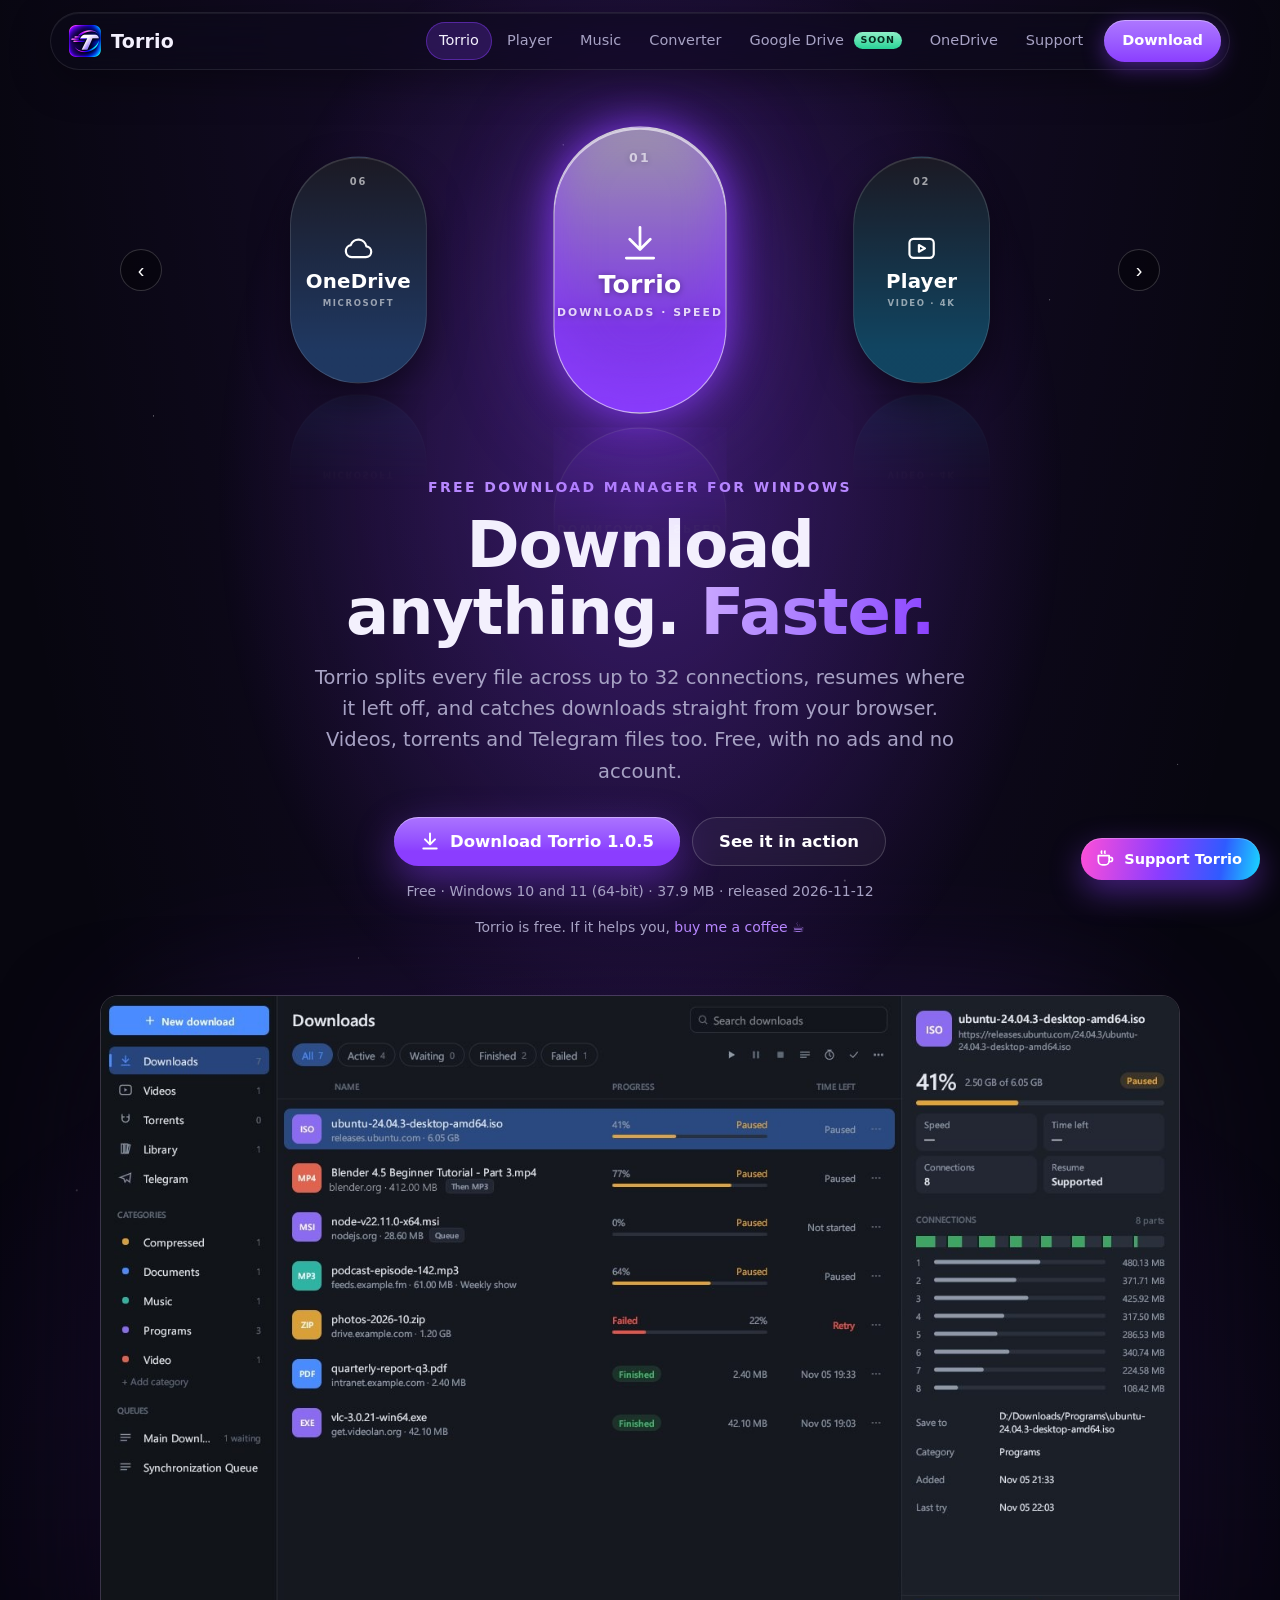
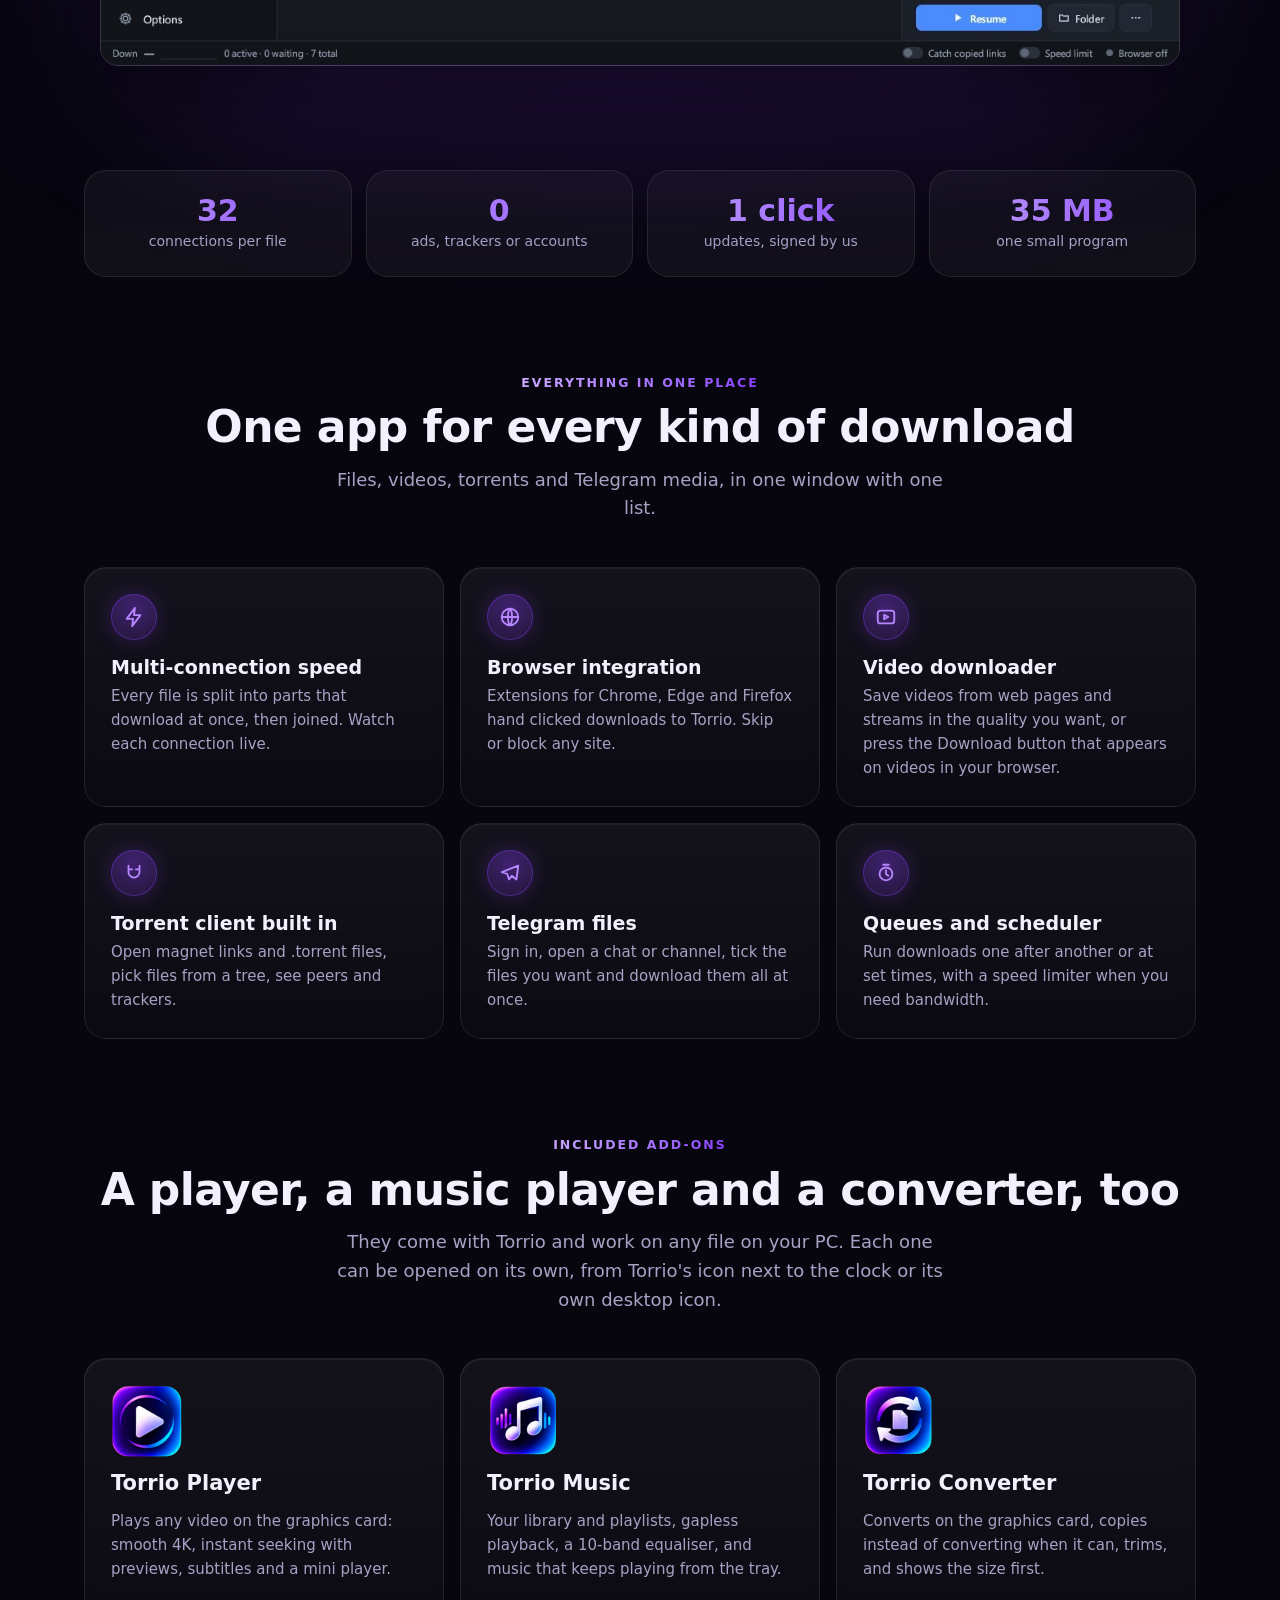
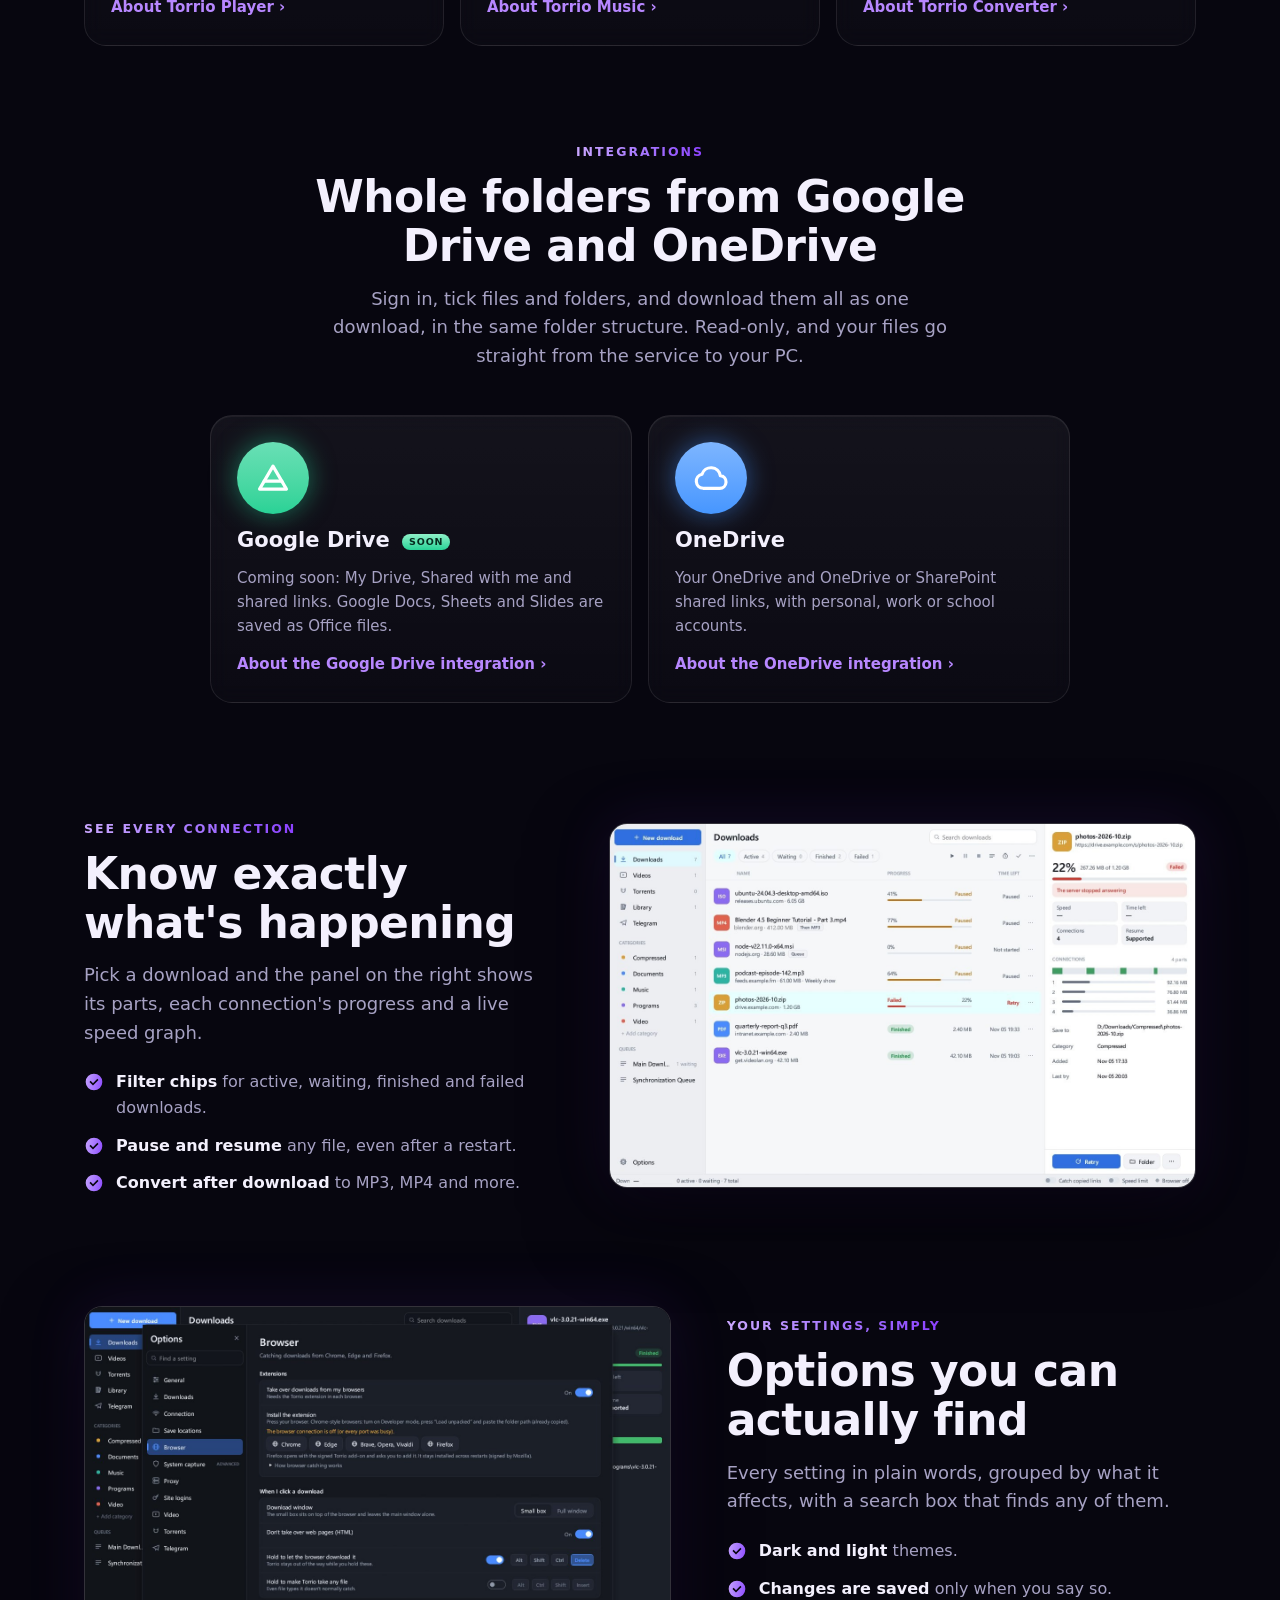
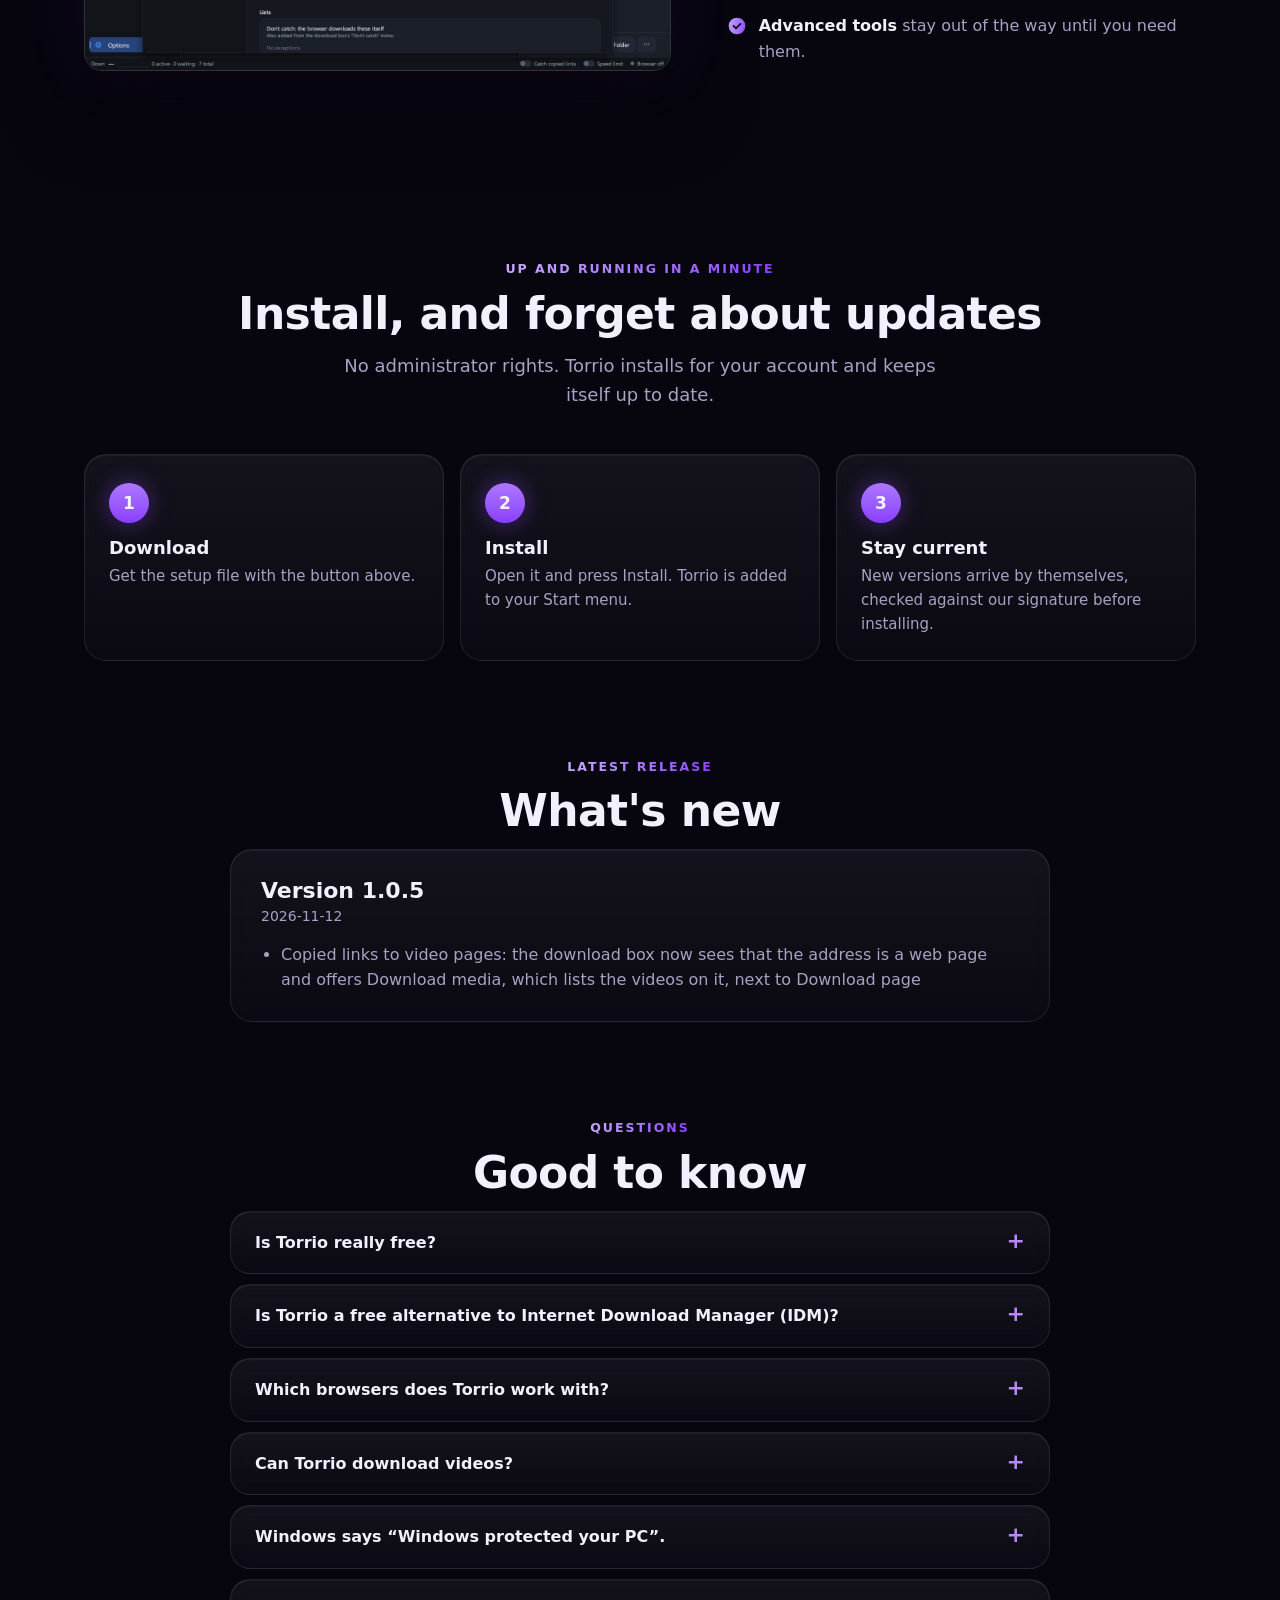
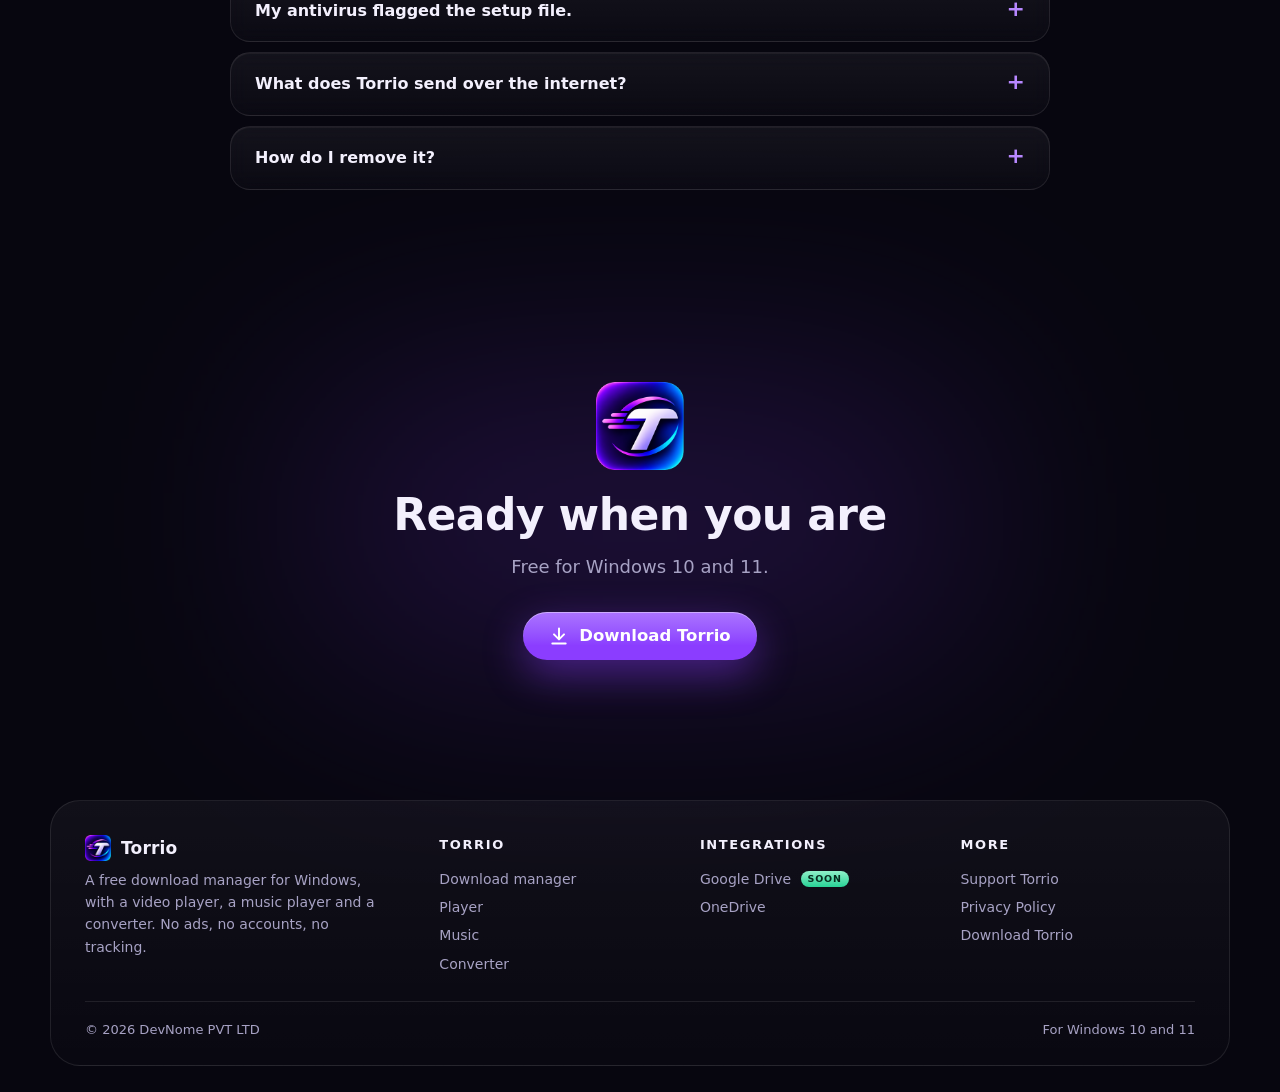
<file: index.html>
<!DOCTYPE html>
<html lang="en">
<head>
<meta charset="utf-8">
<meta name="viewport" content="width=device-width, initial-scale=1">
<title>Torrio: Free Download Manager for Windows 10 &amp; 11</title>
<meta name="description" content="Torrio is a free download manager for Windows 10 and 11. Faster downloads over up to 32 connections, pause and resume, browser integration for Chrome, Edge and Firefox, a video downloader, torrents and Telegram files. No ads, no account.">
<meta name="robots" content="index, follow, max-image-preview:large">
<link rel="canonical" href="https://torrio.devnome.com/">
<meta name="application-name" content="Torrio">
<meta name="author" content="DevNome PVT LTD">
<meta property="og:type" content="website">
<meta property="og:site_name" content="Torrio">
<meta property="og:url" content="https://torrio.devnome.com/">
<meta property="og:title" content="Torrio: Free Download Manager for Windows">
<meta property="og:description" content="Faster downloads over many connections, browser catching, a video downloader, torrents and Telegram files. Free, no ads, no account.">
<meta property="og:image" content="https://torrio.devnome.com/assets/og-image.jpg">
<meta property="og:image:width" content="1200">
<meta property="og:image:height" content="630">
<meta property="og:image:alt" content="Torrio download manager: download anything, faster">
<meta property="og:locale" content="en_US">
<meta name="twitter:card" content="summary_large_image">
<meta name="twitter:title" content="Torrio: Free Download Manager for Windows">
<meta name="twitter:description" content="Faster downloads over many connections, browser catching, a video downloader, torrents and Telegram files. Free, no ads.">
<meta name="twitter:image" content="https://torrio.devnome.com/assets/og-image.jpg">
<meta name="theme-color" content="#0b0820">
<link rel="icon" type="image/png" sizes="32x32" href="assets/favicon-32.png">
<link rel="apple-touch-icon" href="assets/apple-touch-icon.png">
<link rel="preload" as="image" href="assets/screen-downloads.jpg" fetchpriority="high">
<script type="application/ld+json">
{
  "@context": "https://schema.org",
  "@graph": [
    {
      "@type": "SoftwareApplication",
      "@id": "https://torrio.devnome.com/#app",
      "name": "Torrio",
      "alternateName": "Torrio Download Manager",
      "description": "Free download manager for Windows with multi-connection downloads, pause and resume, browser integration, a video downloader, torrents and Telegram files.",
      "url": "https://torrio.devnome.com/",
      "downloadUrl": "https://github.com/XDevNome/torrio-site/releases/latest",
      "applicationCategory": "UtilitiesApplication",
      "applicationSubCategory": "Download manager",
      "operatingSystem": "Windows 10, Windows 11",
      "image": "https://torrio.devnome.com/assets/logo-256.png",
      "screenshot": [
        "https://torrio.devnome.com/assets/screen-downloads.jpg",
        "https://torrio.devnome.com/assets/screen-light.jpg",
        "https://torrio.devnome.com/assets/screen-options.jpg"
      ],
      "featureList": [
        "Up to 32 connections per file",
        "Pause and resume, even after a restart",
        "Catches downloads from Chrome, Edge and Firefox",
        "Video downloader for web pages and streams",
        "Built-in torrent client with magnet links",
        "Telegram file downloads",
        "Queues, scheduler and speed limiter",
        "Convert downloads to MP3, MP4 and more",
        "Signed automatic updates",
        "Torrio Player: video player that plays on the graphics card",
        "Torrio Music: music player with playlists and an equaliser",
        "Torrio Converter: video and audio converter using the graphics card"
      ],
      "isAccessibleForFree": true,
      "offers": { "@type": "Offer", "price": "0", "priceCurrency": "USD" },
      "publisher": { "@id": "https://torrio.devnome.com/#org" }
    },
    {
      "@type": "Organization",
      "@id": "https://torrio.devnome.com/#org",
      "name": "DevNome PVT LTD",
      "legalName": "DevNome PVT LTD",
      "url": "https://torrio.devnome.com/",
      "logo": "https://torrio.devnome.com/assets/logo-256.png"
    },
    {
      "@type": "WebSite",
      "@id": "https://torrio.devnome.com/#site",
      "name": "Torrio",
      "url": "https://torrio.devnome.com/",
      "publisher": { "@id": "https://torrio.devnome.com/#org" }
    },
    {
      "@type": "FAQPage",
      "mainEntity": [
        { "@type": "Question", "name": "Is Torrio really free?", "acceptedAnswer": { "@type": "Answer", "text": "Yes. No ads, no paid tier and no account." } },
        { "@type": "Question", "name": "Is Torrio a free alternative to Internet Download Manager (IDM)?", "acceptedAnswer": { "@type": "Answer", "text": "Torrio does the same core job as IDM: it splits files across many connections, resumes interrupted downloads, catches downloads from your browser and saves videos from web pages. It is free, and also downloads torrents and Telegram files." } },
        { "@type": "Question", "name": "Which browsers does Torrio work with?", "acceptedAnswer": { "@type": "Answer", "text": "Google Chrome, Microsoft Edge, Firefox and other Chromium-based browsers. Torrio installs its browser extension for you from Options › Browser." } },
        { "@type": "Question", "name": "Can Torrio download videos?", "acceptedAnswer": { "@type": "Answer", "text": "Yes. Its video grabber saves videos from web pages in the quality you choose, including streamed (HLS) videos, and a Download button appears on videos in your browser. Videos protected with DRM cannot be saved." } },
        { "@type": "Question", "name": "Windows says “Windows protected your PC”.", "acceptedAnswer": { "@type": "Answer", "text": "New programs from small publishers can show this SmartScreen message. Click More info, then Run anyway." } },
        { "@type": "Question", "name": "My antivirus flagged the setup file.", "acceptedAnswer": { "@type": "Answer", "text": "Some antivirus programs are suspicious of any new installer that sets up file types and browser integration. Torrio contains no malware. If yours objects, allow the file or report it as a false positive to your antivirus vendor." } },
        { "@type": "Question", "name": "What does Torrio send over the internet?", "acceptedAnswer": { "@type": "Answer", "text": "Only what you download, plus a check on this website for new versions (you can turn that off in Options). No usage data." } },
        { "@type": "Question", "name": "How do I remove it?", "acceptedAnswer": { "@type": "Answer", "text": "Windows Settings › Apps, like any other program. Files you downloaded are never touched." } }
      ]
    }
  ]
}
</script>
<link rel="stylesheet" href="assets/site.css">
</head>
<body data-page="home">
<svg width="0" height="0" style="position:absolute" aria-hidden="true">
  <defs><linearGradient id="sweep" x1="0" y1="0" x2="1" y2="1"><stop offset="0" stop-color="#ff4fd8"/><stop offset=".45" stop-color="#8b3dff"/><stop offset="1" stop-color="#19d9ff"/></linearGradient></defs>
</svg>

<header>
  <div class="wrap">
    <a class="brand" href=""><img src="assets/logo-64.png" alt="" width="32" height="32">Torrio</a>
    <nav aria-label="Main">
      <a href="" aria-current="page">Torrio</a>
      <a href="player/">Player</a>
      <a href="music/">Music</a>
      <a href="converter/">Converter</a>
      <a href="google-drive/">Google Drive <span class="soon">Soon</span></a>
      <a href="onedrive/">OneDrive</a>
      <a href="support/">Support</a>
      <a class="nav-cta dl-link" href="https://github.com/XDevNome/torrio-site/releases/latest">Download</a>
    </nav>
  </div>
</header>

<main id="top">
  <div class="hero">
    <div class="wrap">
      <div class="cards" data-active="torrio" data-mode="swap"></div>
      <h1><span class="h1-kicker">Free download manager for Windows</span>Download anything. <span class="grad">Faster.</span></h1>
      <p class="lead">Torrio splits every file across up to 32 connections, resumes where it left off, and catches downloads straight from your browser. Videos, torrents and Telegram files too. Free, with no ads and no account.</p>
      <div class="cta" id="download">
        <a class="btn btn-main dl-link" id="dl" href="https://github.com/XDevNome/torrio-site/releases/latest">
          <svg viewBox="0 0 24 24" fill="none" stroke="currentColor" stroke-width="2.4" stroke-linecap="round" stroke-linejoin="round"><path d="M12 3v12M6 10l6 6 6-6M4 21h16"/></svg>
          <span id="dl-text">Download for Windows</span>
        </a>
        <a class="btn btn-ghost" href="#tour">See it in action</a>
      </div>
      <div class="meta" id="dl-meta">Free · Windows 10 and 11 (64-bit) · no administrator rights needed</div>
      <div class="meta">Torrio is free. If it helps you, <a href="support/" data-support>buy me a coffee ☕</a></div>
      <div class="shot"><img src="assets/screen-downloads.jpg" alt="Torrio download manager main window: downloads with progress bars and a detail panel showing eight connections" width="1320" height="820" fetchpriority="high" decoding="async"></div>
    </div>
  </div>

  <div id="panel">
  <div class="strip">
    <div class="wrap">
      <div><b class="grad">32</b><span>connections per file</span></div>
      <div><b class="grad">0</b><span>ads, trackers or accounts</span></div>
      <div><b class="grad">1 click</b><span>updates, signed by us</span></div>
      <div><b class="grad">35 MB</b><span>one small program</span></div>
    </div>
  </div>

  <section id="features">
    <div class="wrap">
      <div class="center">
        <div class="kicker grad">Everything in one place</div>
        <h2>One app for every kind of download</h2>
        <p class="sub">Files, videos, torrents and Telegram media, in one window with one list.</p>
      </div>
      <div class="features">
        <div class="card"><div class="ico"><svg viewBox="0 0 24 24" fill="none" stroke-width="2" stroke-linecap="round" stroke-linejoin="round"><path d="M13 2L4 14h7l-1 8 9-12h-7z"/></svg></div><h3>Multi-connection speed</h3><p>Every file is split into parts that download at once, then joined. Watch each connection live.</p></div>
        <div class="card"><div class="ico"><svg viewBox="0 0 24 24" fill="none" stroke-width="2" stroke-linecap="round" stroke-linejoin="round"><circle cx="12" cy="12" r="9"/><path d="M3 12h18M12 3c3 3 3 15 0 18M12 3c-3 3-3 15 0 18"/></svg></div><h3>Browser integration</h3><p>Extensions for Chrome, Edge and Firefox hand clicked downloads to Torrio. Skip or block any site.</p></div>
        <div class="card"><div class="ico"><svg viewBox="0 0 24 24" fill="none" stroke-width="2" stroke-linecap="round" stroke-linejoin="round"><rect x="3" y="5" width="18" height="14" rx="3"/><path d="M10 9.5v5l4.5-2.5z"/></svg></div><h3>Video downloader</h3><p>Save videos from web pages and streams in the quality you want, or press the Download button that appears on videos in your browser.</p></div>
        <div class="card"><div class="ico"><svg viewBox="0 0 24 24" fill="none" stroke-width="2" stroke-linecap="round" stroke-linejoin="round"><path d="M6 4v7a6 6 0 0012 0V4M6 8h4M14 8h4"/></svg></div><h3>Torrent client built in</h3><p>Open magnet links and .torrent files, pick files from a tree, see peers and trackers.</p></div>
        <div class="card"><div class="ico"><svg viewBox="0 0 24 24" fill="none" stroke-width="2" stroke-linecap="round" stroke-linejoin="round"><path d="M21 4L3 11l6 2 2 6 3-4 5 4z"/></svg></div><h3>Telegram files</h3><p>Sign in, open a chat or channel, tick the files you want and download them all at once.</p></div>
        <div class="card"><div class="ico"><svg viewBox="0 0 24 24" fill="none" stroke-width="2" stroke-linecap="round" stroke-linejoin="round"><circle cx="12" cy="13" r="7"/><path d="M12 9v4l2.5 2M9 3h6"/></svg></div><h3>Queues and scheduler</h3><p>Run downloads one after another or at set times, with a speed limiter when you need bandwidth.</p></div>
      </div>
    </div>
  </section>

  <section id="addons" style="padding-top:0">
    <div class="wrap">
      <div class="center">
        <div class="kicker grad">Included add-ons</div>
        <h2>A player, a music player and a converter, too</h2>
        <p class="sub">They come with Torrio and work on any file on your PC. Each one can be opened on its own, from Torrio's icon next to the clock or its own desktop icon.</p>
      </div>
      <div class="addons">
        <a class="addon" href="player/"><img src="assets/player-96.png" alt="" width="72" height="72" loading="lazy"><h3>Torrio Player</h3><p>Plays any video on the graphics card: smooth 4K, instant seeking with previews, subtitles and a mini player.</p><span class="more">About Torrio Player ›</span></a>
        <a class="addon" href="music/"><img src="assets/music-96.png" alt="" width="72" height="72" loading="lazy"><h3>Torrio Music</h3><p>Your library and playlists, gapless playback, a 10-band equaliser, and music that keeps playing from the tray.</p><span class="more">About Torrio Music ›</span></a>
        <a class="addon" href="converter/"><img src="assets/converter-96.png" alt="" width="72" height="72" loading="lazy"><h3>Torrio Converter</h3><p>Converts on the graphics card, copies instead of converting when it can, trims, and shows the size first.</p><span class="more">About Torrio Converter ›</span></a>
      </div>
    </div>
  </section>
  <section id="cloud" style="padding-top:0">
    <div class="wrap">
      <div class="center">
        <div class="kicker grad">Integrations</div>
        <h2>Whole folders from Google Drive and OneDrive</h2>
        <p class="sub">Sign in, tick files and folders, and download them all as one download, in the same folder structure. Read-only, and your files go straight from the service to your PC.</p>
      </div>
      <div class="addons two">
        <a class="addon" href="google-drive/"><div class="int-ico" style="--c: rgb(40 210 150)" aria-hidden="true"><svg viewBox="0 0 24 24"><path d="M12 4.5l8.5 14.5h-17z"/><path d="M6.4 14h11.2"/></svg></div><h3>Google Drive <span class="soon">Soon</span></h3><p>Coming soon: My Drive, Shared with me and shared links. Google Docs, Sheets and Slides are saved as Office files.</p><span class="more">About the Google Drive integration ›</span></a>
        <a class="addon" href="onedrive/"><div class="int-ico" style="--c: rgb(70 150 255)" aria-hidden="true"><svg viewBox="0 0 24 24"><path d="M7 18.5h10.5a4 4 0 00.4-7.98A6 6 0 006.3 9.6 4.5 4.5 0 007 18.5z"/></svg></div><h3>OneDrive</h3><p>Your OneDrive and OneDrive or SharePoint shared links, with personal, work or school accounts.</p><span class="more">About the OneDrive integration ›</span></a>
      </div>
    </div>
  </section>
  <section id="tour" style="padding-top:20px">
    <div class="wrap" style="display:grid;gap:110px">
      <div class="split">
        <div class="text">
          <div class="kicker grad">See every connection</div>
          <h2>Know exactly what's happening</h2>
          <p class="sub" style="margin-bottom:0">Pick a download and the panel on the right shows its parts, each connection's progress and a live speed graph.</p>
          <ul class="ticks">
            <li><span><b>Filter chips</b> for active, waiting, finished and failed downloads.</span></li>
            <li><span><b>Pause and resume</b> any file, even after a restart.</span></li>
            <li><span><b>Convert after download</b> to MP3, MP4 and more.</span></li>
          </ul>
        </div>
        <img src="assets/screen-light.jpg" decoding="async" alt="Torrio in its light theme with a failed download selected and its connections listed" width="1320" height="820" loading="lazy">
      </div>
      <div class="split rev">
        <div class="text">
          <div class="kicker grad">Your settings, simply</div>
          <h2>Options you can actually find</h2>
          <p class="sub" style="margin-bottom:0">Every setting in plain words, grouped by what it affects, with a search box that finds any of them.</p>
          <ul class="ticks">
            <li><span><b>Dark and light</b> themes.</span></li>
            <li><span><b>Changes are saved</b> only when you say so.</span></li>
            <li><span><b>Advanced tools</b> stay out of the way until you need them.</span></li>
          </ul>
        </div>
        <img src="assets/screen-options.jpg" decoding="async" alt="Torrio's Options window showing the Browser section" width="1320" height="820" loading="lazy">
      </div>
    </div>
  </section>

  <section id="install">
    <div class="wrap">
      <div class="center">
        <div class="kicker grad">Up and running in a minute</div>
        <h2>Install, and forget about updates</h2>
        <p class="sub">No administrator rights. Torrio installs for your account and keeps itself up to date.</p>
      </div>
      <div class="steps">
        <div class="step"><h3>Download</h3><p>Get the setup file with the button above.</p></div>
        <div class="step"><h3>Install</h3><p>Open it and press Install. Torrio is added to your Start menu.</p></div>
        <div class="step"><h3>Stay current</h3><p>New versions arrive by themselves, checked against our signature before installing.</p></div>
      </div>
    </div>
  </section>

  <section id="changes" style="padding-top:0">
    <div class="wrap">
      <div class="center">
        <div class="kicker grad">Latest release</div>
        <h2>What's new</h2>
      </div>
      <div class="release">
        <h3 id="ch-ver">Torrio</h3>
        <div class="date" id="ch-date"></div>
        <ul id="ch-list"><li>The download button above always gives you the newest version.</li></ul>
      </div>
    </div>
  </section>

  <section id="faq" style="padding-top:0">
    <div class="wrap">
      <div class="center">
        <div class="kicker grad">Questions</div>
        <h2>Good to know</h2>
      </div>
      <div class="faq">
        <details><summary>Is Torrio really free?</summary><p>Yes. No ads, no paid tier and no account.</p></details>
        <details><summary>Is Torrio a free alternative to Internet Download Manager (IDM)?</summary><p>Torrio does the same core job as IDM: it splits files across many connections, resumes interrupted downloads, catches downloads from your browser and saves videos from web pages. It is free, and also downloads torrents and Telegram files.</p></details>
        <details><summary>Which browsers does Torrio work with?</summary><p>Google Chrome, Microsoft Edge, Firefox and other Chromium-based browsers. Torrio installs its browser extension for you from <b>Options › Browser</b>.</p></details>
        <details><summary>Can Torrio download videos?</summary><p>Yes. Its video grabber saves videos from web pages in the quality you choose, including streamed (HLS) videos, and a Download button appears on videos in your browser. Videos protected with DRM cannot be saved.</p></details>
        <details><summary>Windows says “Windows protected your PC”.</summary><p>New programs from small publishers can show this SmartScreen message. Click <b>More info</b>, then <b>Run anyway</b>.</p></details>
        <details><summary>My antivirus flagged the setup file.</summary><p>Some antivirus programs are suspicious of any new installer that sets up file types and browser integration. Torrio contains no malware. If yours objects, allow the file or report it as a false positive to your antivirus vendor.</p></details>
        <details><summary>What does Torrio send over the internet?</summary><p>Only what you download, plus a check on this website for new versions (you can turn that off in Options). No usage data.</p></details>
        <details><summary>How do I remove it?</summary><p>Windows <b>Settings › Apps</b>, like any other program. Files you downloaded are never touched.</p></details>
      </div>
    </div>
  </section>

  <div class="final">
    <div class="wrap">
      <img src="assets/logo-256.png" alt="" width="88" height="88" loading="lazy">
      <h2>Ready when you are</h2>
      <p class="sub" style="margin:0 auto 30px">Free for Windows 10 and 11.</p>
      <a class="btn btn-main dl-link" href="https://github.com/XDevNome/torrio-site/releases/latest">
        <svg viewBox="0 0 24 24" fill="none" stroke="currentColor" stroke-width="2.4" stroke-linecap="round" stroke-linejoin="round"><path d="M12 3v12M6 10l6 6 6-6M4 21h16"/></svg>
        Download Torrio
      </a>
    </div>
  </div>
  </div>
</main>

<footer>
  <div class="wrap">
    <div class="about"><a class="brand" href=""><img src="assets/logo-64.png" alt="" width="26" height="26">Torrio</a><p>A free download manager for Windows, with a video player, a music player and a converter. No ads, no accounts, no tracking.</p></div>
    <div class="col"><h4>Torrio</h4><a href="">Download manager</a><a href="player/">Player</a><a href="music/">Music</a><a href="converter/">Converter</a></div>
    <div class="col"><h4>Integrations</h4><a href="google-drive/">Google Drive <span class="soon">Soon</span></a><a href="onedrive/">OneDrive</a></div>
    <div class="col"><h4>More</h4><a href="support/" data-support>Support Torrio</a><a href="privacy/">Privacy Policy</a><a class="dl-link" href="https://github.com/XDevNome/torrio-site/releases/latest">Download Torrio</a></div>
    <div class="legal"><span>© <span id="year">2026</span> DevNome PVT LTD</span><span>For Windows 10 and 11</span></div>
  </div>
</footer>

<script>
document.getElementById("year").textContent = new Date().getFullYear();
// Fill the download buttons and "What's new" from the same signed latest.json the app reads.
fetch("latest.json", { cache: "no-store" })
  .then(r => r.ok ? r.json() : Promise.reject(r.status))
  .then(m => {
    if (!m || !m.url || !m.version) return;
    document.querySelectorAll(".dl-link").forEach(a => a.href = m.url);
    document.getElementById("dl-text").textContent = "Download Torrio " + m.version;
    const mb = m.size ? " · " + (m.size / 1048576).toFixed(1) + " MB" : "";
    document.getElementById("dl-meta").textContent = "Free · Windows 10 and 11 (64-bit)" + mb + (m.date ? " · released " + m.date : "");
    document.getElementById("ch-ver").textContent = "Version " + m.version;
    document.getElementById("ch-date").textContent = m.date || "";
    const lines = (m.notes || "").split("\n").map(s => s.replace(/^[\s\-*•]+/, "").trim()).filter(Boolean);
    if (lines.length) {
      const list = document.getElementById("ch-list");
      list.textContent = "";
      for (const l of lines) { const li = document.createElement("li"); li.textContent = l; list.appendChild(li); }
    }
  })
  .catch(() => {});
</script>
<script src="assets/cards.js" defer></script>
<script src="assets/support.js" defer></script>
</body>
</html>
</file>
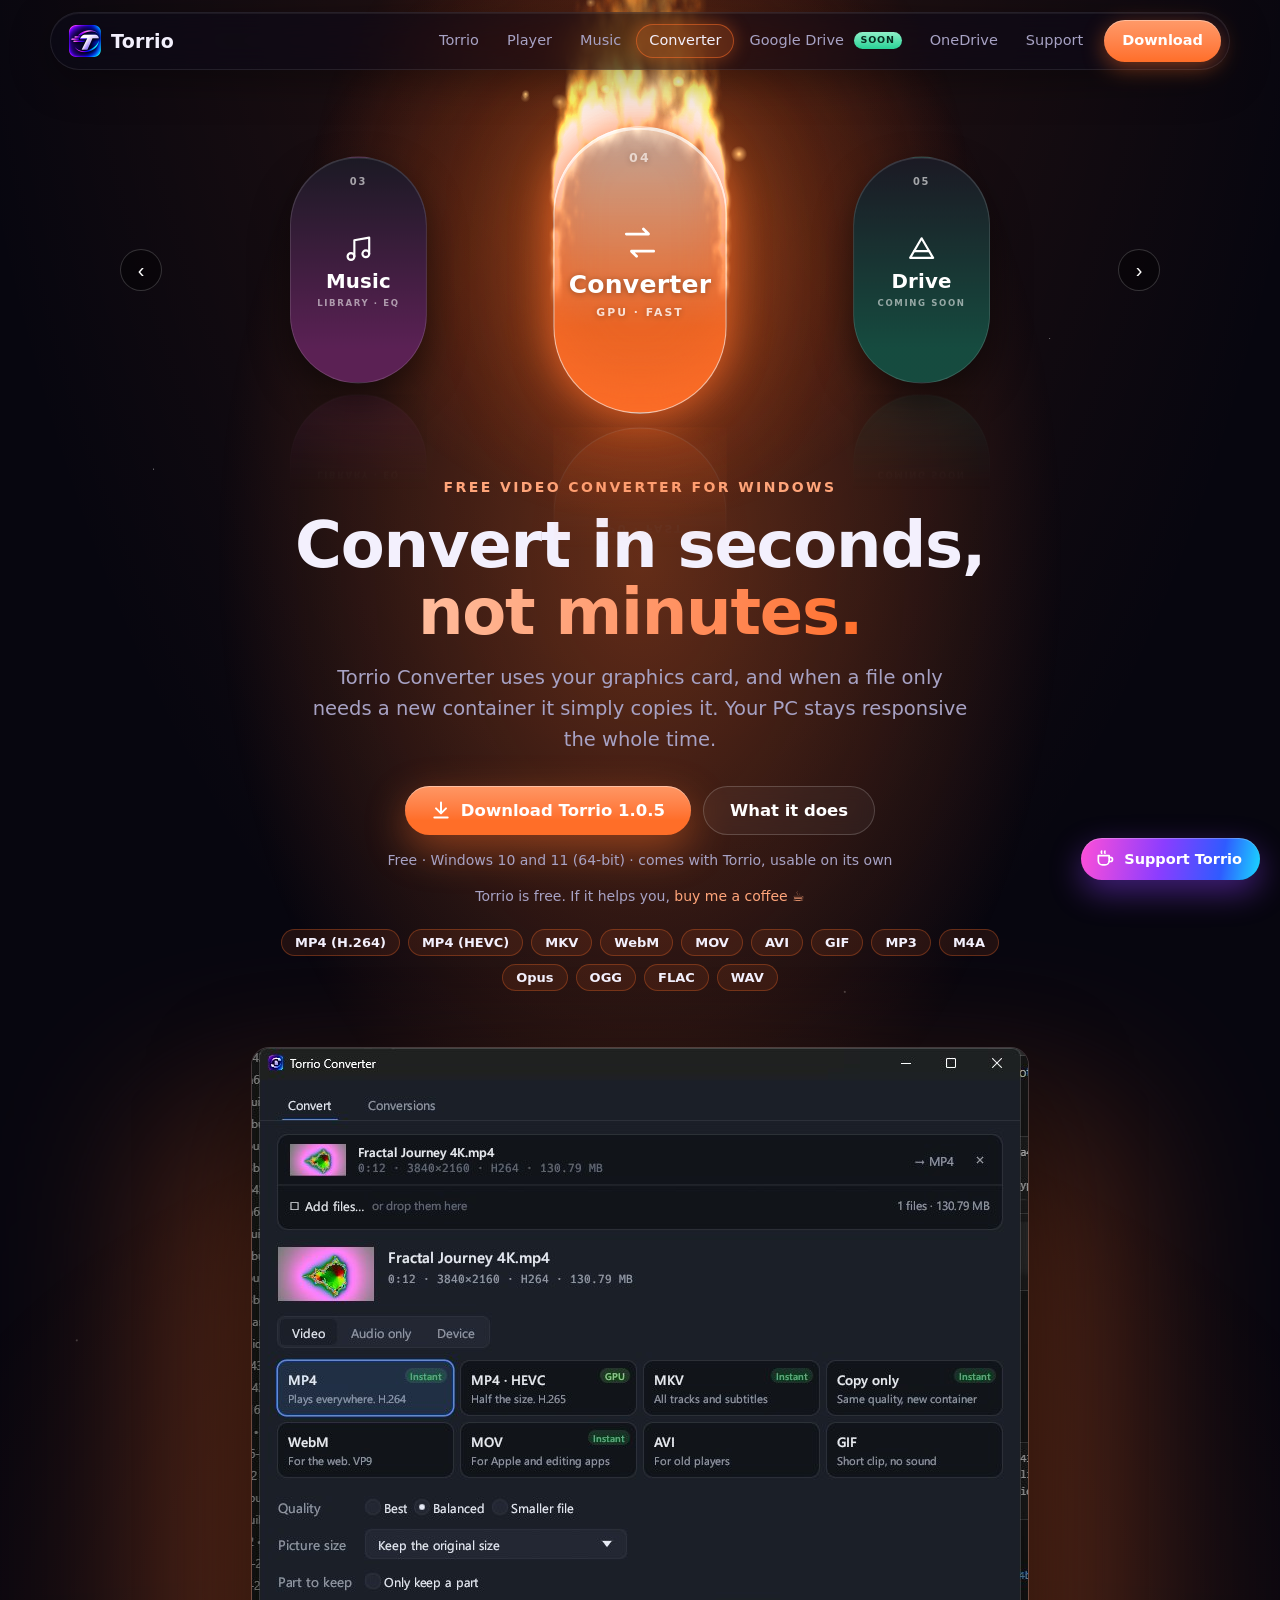
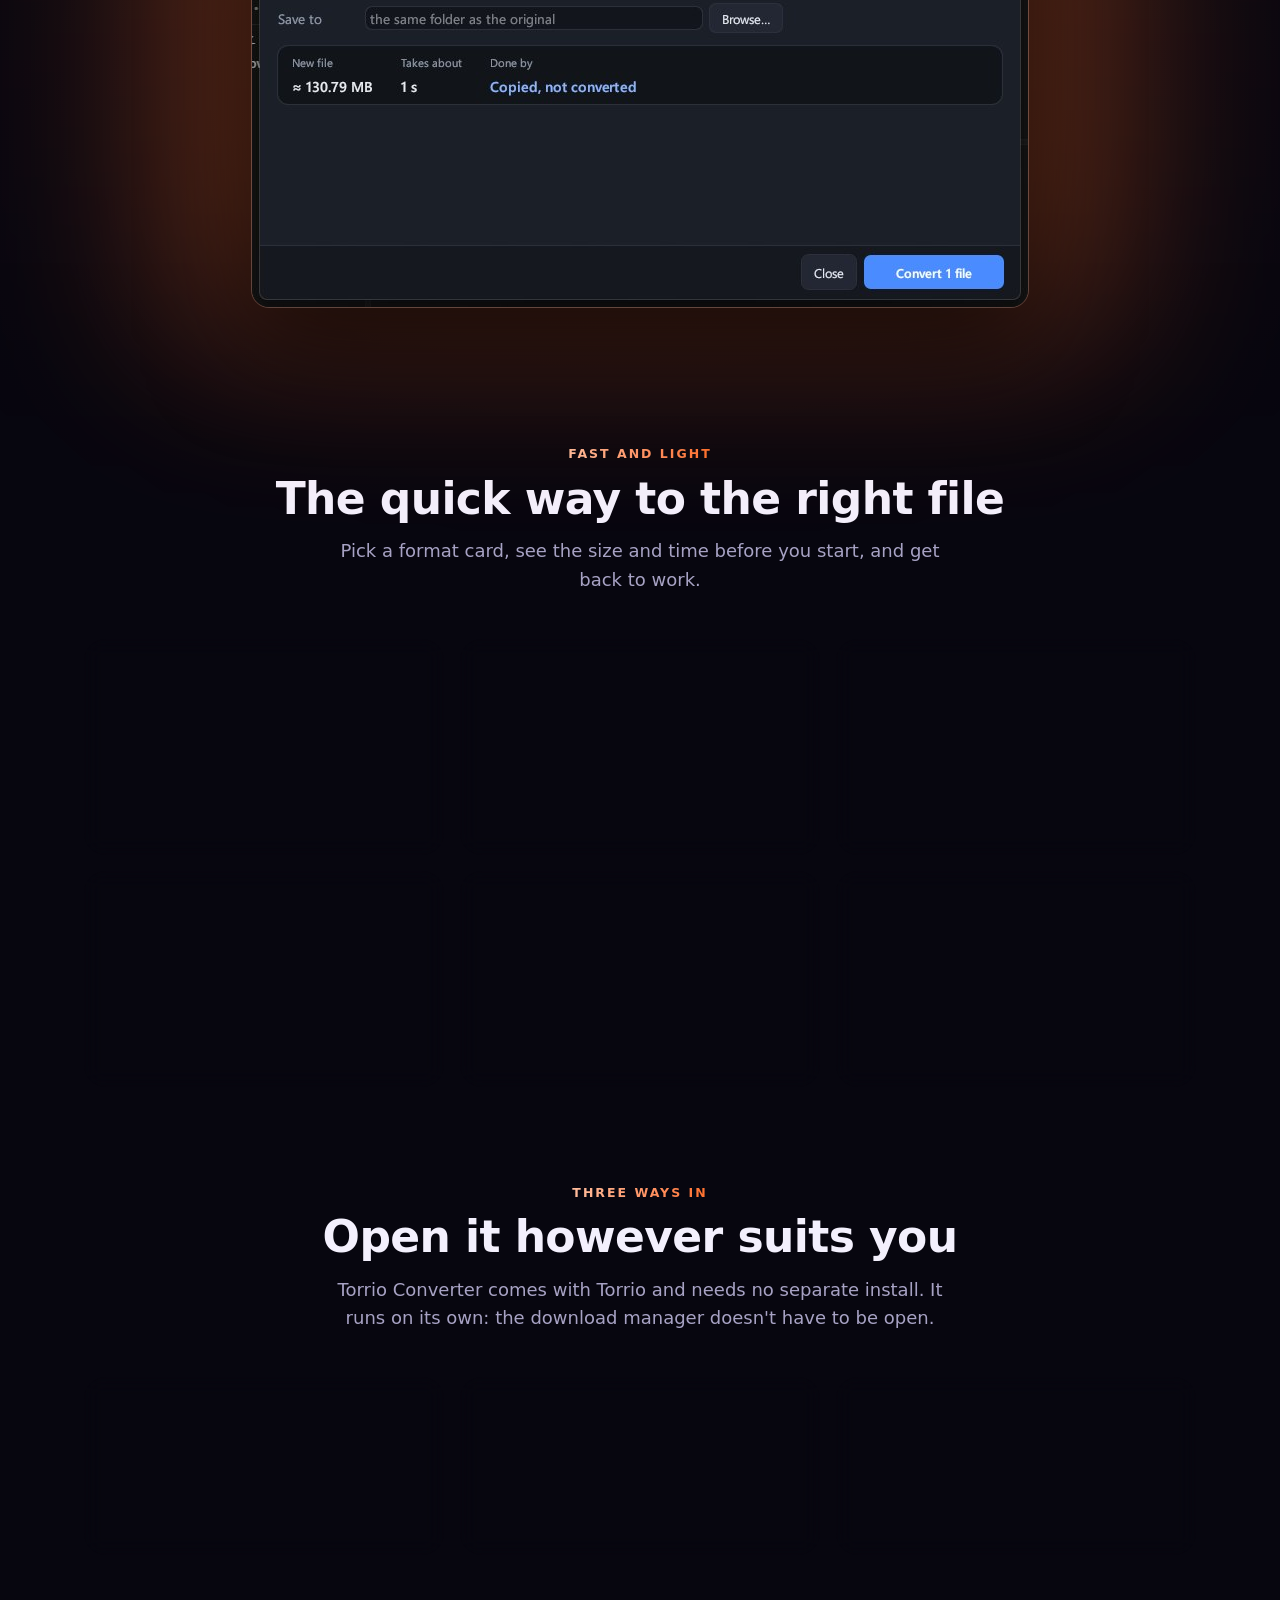
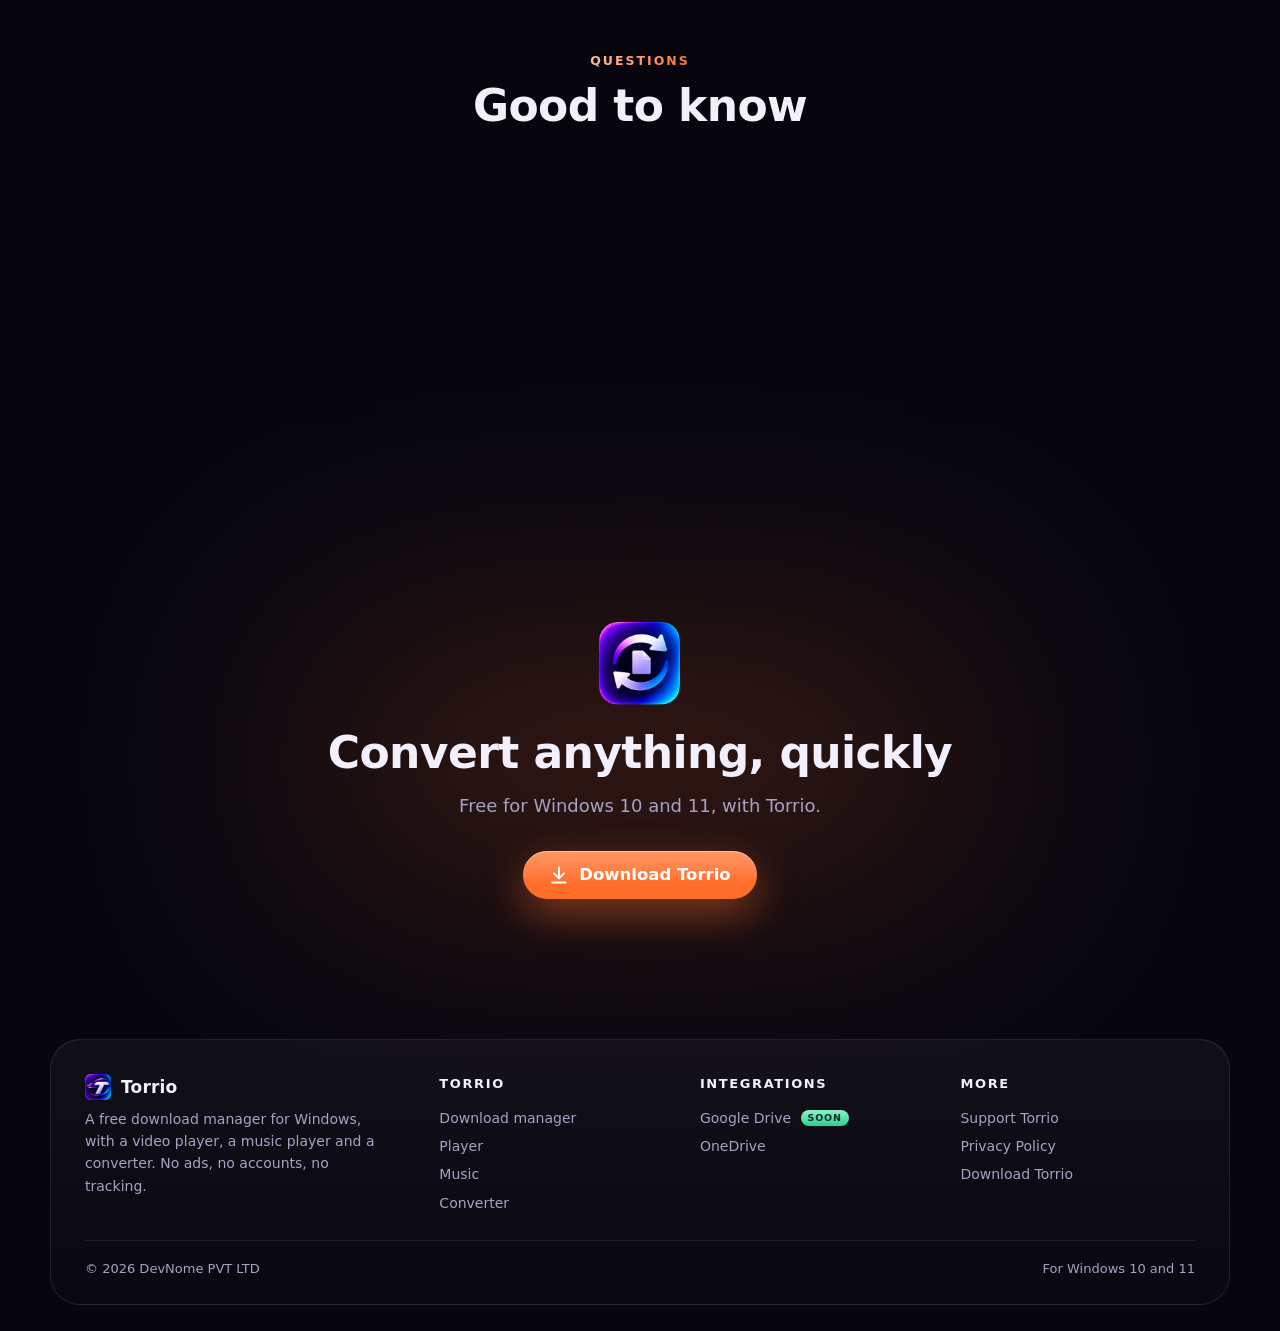
<file: converter/index.html>
<!DOCTYPE html>
<html lang="en">
<head>
<meta charset="utf-8">
<meta name="viewport" content="width=device-width, initial-scale=1">
<title>Torrio Converter: Fast Free Video Converter for Windows (GPU, MP4, HEVC, MP3)</title>
<meta name="description" content="Torrio Converter is a free, fast video and audio converter for Windows. It uses your graphics card (NVIDIA NVENC, Intel Quick Sync, AMD AMF), copies instead of converting when nothing needs to change, trims, and has presets for phones, TV and WhatsApp.">
<meta name="robots" content="index, follow, max-image-preview:large">
<link rel="canonical" href="https://torrio.devnome.com/converter/">
<meta name="application-name" content="Torrio">
<meta name="author" content="DevNome PVT LTD">
<meta property="og:type" content="website">
<meta property="og:site_name" content="Torrio">
<meta property="og:url" content="https://torrio.devnome.com/converter/">
<meta property="og:title" content="Torrio Converter: fast free video converter for Windows">
<meta property="og:description" content="Converts on the graphics card, copies instead of converting when it can (seconds, not minutes), trims, and estimates the size first. Free.">
<meta property="og:image" content="https://torrio.devnome.com/assets/screen-converter.jpg">
<meta property="og:image:alt" content="Torrio Converter with a 4K video ready to convert and format cards">
<meta name="twitter:card" content="summary_large_image">
<meta name="twitter:title" content="Torrio Converter: fast free video converter for Windows">
<meta name="twitter:description" content="Converts on the graphics card, copies instead of converting when it can (seconds, not minutes), trims, and estimates the size first. Free.">
<meta name="twitter:image" content="https://torrio.devnome.com/assets/screen-converter.jpg">
<meta name="theme-color" content="#0b0820">
<link rel="icon" type="image/png" sizes="96x96" href="../assets/converter-96.png">
<link rel="apple-touch-icon" href="../assets/converter-512.png">
<link rel="stylesheet" href="../assets/site.css">
<script type="application/ld+json">
{
  "@context": "https://schema.org",
  "@graph": [
    {
      "@type": "SoftwareApplication",
      "name": "Torrio Converter",
      "description": "Torrio Converter is a free, fast video and audio converter for Windows. It uses your graphics card (NVIDIA NVENC, Intel Quick Sync, AMD AMF), copies instead of converting when nothing needs to change, trims, and has presets for phones, TV and WhatsApp.",
      "url": "https://torrio.devnome.com/converter/",
      "downloadUrl": "https://github.com/XDevNome/torrio-site/releases/latest",
      "applicationCategory": "MultimediaApplication",
      "operatingSystem": "Windows 10, Windows 11",
      "image": "https://torrio.devnome.com/assets/converter-512.png",
      "screenshot": "https://torrio.devnome.com/assets/screen-converter.jpg",
      "isAccessibleForFree": true,
      "offers": { "@type": "Offer", "price": "0", "priceCurrency": "USD" },
      "isPartOf": { "@type": "SoftwareApplication", "name": "Torrio", "url": "https://torrio.devnome.com/" },
      "publisher": { "@type": "Organization", "name": "DevNome PVT LTD", "url": "https://torrio.devnome.com/" }
    },
    {
      "@type": "BreadcrumbList",
      "itemListElement": [
        { "@type": "ListItem", "position": 1, "name": "Torrio", "item": "https://torrio.devnome.com/" },
        { "@type": "ListItem", "position": 2, "name": "Torrio Converter", "item": "https://torrio.devnome.com/converter/" }
      ]
    },
    {
      "@type": "FAQPage",
      "mainEntity": [
        { "@type": "Question", "name": "Is Torrio Converter free?", "acceptedAnswer": { "@type": "Answer", "text": "Yes. It comes with Torrio, which is free, with no ads and no account." } },
        { "@type": "Question", "name": "Do I need a graphics card?", "acceptedAnswer": { "@type": "Answer", "text": "No. Without one, the processor converts with fast settings. With an NVIDIA, Intel or AMD card that supports it, the card does the work." } },
        { "@type": "Question", "name": "Why do some conversions finish in seconds?", "acceptedAnswer": { "@type": "Answer", "text": "When the picture and sound are already right for the new format, Torrio copies them into the new file instead of converting them again, so nothing is lost and it takes seconds." } },
        { "@type": "Question", "name": "Which formats can it make?", "acceptedAnswer": { "@type": "Answer", "text": "MP4 (H.264 or HEVC), MKV, WebM, MOV, AVI and GIF for video; MP3, M4A, Opus, OGG, FLAC and WAV for sound, or the original sound copied as it is." } }
      ]
    }
  ]
}
</script>
</head>
<body data-page="converter">
<svg width="0" height="0" style="position:absolute" aria-hidden="true">
  <defs><linearGradient id="sweep" x1="0" y1="0" x2="1" y2="1"><stop offset="0" stop-color="#ff4fd8"/><stop offset=".45" stop-color="#8b3dff"/><stop offset="1" stop-color="#19d9ff"/></linearGradient></defs>
</svg>
<header>
  <div class="wrap">
    <a class="brand" href="../"><img src="../assets/logo-64.png" alt="" width="32" height="32">Torrio</a>
    <nav aria-label="Main">
      <a href="../">Torrio</a>
      <a href="../player/">Player</a>
      <a href="../music/">Music</a>
      <a href="../converter/" aria-current="page">Converter</a>
      <a href="../google-drive/">Google Drive <span class="soon">Soon</span></a>
      <a href="../onedrive/">OneDrive</a>
      <a href="../support/">Support</a>
      <a class="nav-cta dl-link" href="https://github.com/XDevNome/torrio-site/releases/latest">Download</a>
    </nav>
  </div>
</header>
<main id="top">
  <div class="hero addon-hero">
    <div class="wrap">
      <div class="cards" data-active="converter"></div>
      <h1><span class="h1-kicker">Free video converter for Windows</span>Convert in seconds, <span class="grad">not minutes.</span></h1>
      <p class="lead">Torrio Converter uses your graphics card, and when a file only needs a new container it simply copies it. Your PC stays responsive the whole time.</p>
      <div class="cta">
        <a class="btn btn-main dl-link" href="https://github.com/XDevNome/torrio-site/releases/latest">
          <svg viewBox="0 0 24 24" fill="none" stroke="currentColor" stroke-width="2.4" stroke-linecap="round" stroke-linejoin="round"><path d="M12 3v12M6 10l6 6 6-6M4 21h16"/></svg>
          <span class="dl-text">Download Torrio for Windows</span>
        </a>
        <a class="btn btn-ghost" href="#features">What it does</a>
      </div>
      <div class="meta dl-meta">Free · Windows 10 and 11 (64-bit) · comes with Torrio, usable on its own</div>
      <div class="meta">Torrio is free. If it helps you, <a href="../support/" data-support>buy me a coffee ☕</a></div>
      <div class="pills" aria-label="Formats"><span>MP4 (H.264)</span><span>MP4 (HEVC)</span><span>MKV</span><span>WebM</span><span>MOV</span><span>AVI</span><span>GIF</span><span>MP3</span><span>M4A</span><span>Opus</span><span>OGG</span><span>FLAC</span><span>WAV</span></div>
      <div class="shot"><img src="../assets/screen-converter.jpg" alt="Torrio Converter with a 4K video ready to convert and format cards" fetchpriority="high" decoding="async"></div>
    </div>
  </div>
  <section id="features">
    <div class="wrap">
      <div class="center">
        <div class="kicker grad">Fast and light</div>
        <h2>The quick way to the right file</h2>
        <p class="sub">Pick a format card, see the size and time before you start, and get back to work.</p>
      </div>
      <div class="features">
        <div class="card"><div class="ico"><svg viewBox="0 0 24 24" fill="none" stroke-width="2" stroke-linecap="round" stroke-linejoin="round"><rect x="6" y="6" width="12" height="12" rx="2"/><path d="M9 3v3M15 3v3M9 18v3M15 18v3M3 9h3M3 15h3M18 9h3M18 15h3"/></svg></div><h3>Graphics card encoding</h3><p>NVIDIA NVENC, Intel Quick Sync and AMD AMF, found by themselves. On NVIDIA the whole job stays on the card.</p></div>
        <div class="card"><div class="ico"><svg viewBox="0 0 24 24" fill="none" stroke-width="2" stroke-linecap="round" stroke-linejoin="round"><rect x="8" y="8" width="12" height="12" rx="2"/><path d="M16 8V6a2 2 0 0 0-2-2H6a2 2 0 0 0-2 2v8a2 2 0 0 0 2 2h2"/></svg></div><h3>Copy, don't convert</h3><p>A .ts that is already H.264 becomes an MP4 in seconds, with no quality lost. Sound that is fine is kept as it is.</p></div>
        <div class="card"><div class="ico"><svg viewBox="0 0 24 24" fill="none" stroke-width="2" stroke-linecap="round" stroke-linejoin="round"><circle cx="6" cy="7" r="2.5"/><circle cx="6" cy="17" r="2.5"/><path d="M8 8.5l12 9M8 15.5l12-9"/></svg></div><h3>Keep only a part</h3><p>Drag two handles on a strip of pictures to cut the start and the end.</p></div>
        <div class="card"><div class="ico"><svg viewBox="0 0 24 24" fill="none" stroke-width="2" stroke-linecap="round" stroke-linejoin="round"><rect x="7" y="3" width="10" height="18" rx="2"/><path d="M11 18h2"/></svg></div><h3>Ready for any device</h3><p>Presets for phones, TV, WhatsApp (under 16 MB) and email (under 25 MB).</p></div>
        <div class="card"><div class="ico"><svg viewBox="0 0 24 24" fill="none" stroke-width="2" stroke-linecap="round" stroke-linejoin="round"><path d="M3 12h18M12 3v18"/><circle cx="12" cy="12" r="9"/></svg></div><h3>Size and time, up front</h3><p>See how big the new file will be and roughly how long it takes before you press Convert.</p></div>
        <div class="card"><div class="ico"><svg viewBox="0 0 24 24" fill="none" stroke-width="2" stroke-linecap="round" stroke-linejoin="round"><rect x="6.5" y="5" width="4" height="14" rx="1.2"/><rect x="13.5" y="5" width="4" height="14" rx="1.2"/></svg></div><h3>Pause, queue, two at a time</h3><p>Conversions run at low priority; pause one, run two at once, or shut down the PC when all are done.</p></div>
      </div>
    </div>
  </section>

  <section id="open" style="padding-top:0">
    <div class="wrap">
      <div class="center">
        <div class="kicker grad">Three ways in</div>
        <h2>Open it however suits you</h2>
        <p class="sub">Torrio Converter comes with Torrio and needs no separate install. It runs on its own: the download manager doesn't have to be open.</p>
      </div>
      <div class="ways">
        <div class="card"><h3>From Torrio's icon</h3><p>Right-click Torrio's icon next to the clock and choose Convert files. The main window stays closed.</p></div>
        <div class="card"><h3>Its own desktop icon</h3><p>Turn on its desktop or Start menu icon in Torrio › Options › Add-ons, and start it like any other app, with its own taskbar button.</p></div>
        <div class="card"><h3>Open with</h3><p>Right-click video or music files in File Explorer › Open with › Torrio Converter. Your files keep their own default program.</p></div>
      </div>
    </div>
  </section>
  <section id="faq" style="padding-top:0">
    <div class="wrap">
      <div class="center">
        <div class="kicker grad">Questions</div>
        <h2>Good to know</h2>
      </div>
      <div class="faq">
        <details><summary>Is Torrio Converter free?</summary><p>Yes. It comes with Torrio, which is free, with no ads and no account.</p></details>
        <details><summary>Do I need a graphics card?</summary><p>No. Without one, the processor converts with fast settings. With an NVIDIA, Intel or AMD card that supports it, the card does the work.</p></details>
        <details><summary>Why do some conversions finish in seconds?</summary><p>When the picture and sound are already right for the new format, Torrio copies them into the new file instead of converting them again, so nothing is lost and it takes seconds.</p></details>
        <details><summary>Which formats can it make?</summary><p>MP4 (H.264 or HEVC), MKV, WebM, MOV, AVI and GIF for video; MP3, M4A, Opus, OGG, FLAC and WAV for sound, or the original sound copied as it is.</p></details>
      </div>
    </div>
  </section>
  <div class="final">
    <div class="wrap">
      <img src="../assets/converter-512.png" alt="" width="88" height="88" loading="lazy" style="border-radius:22px">
      <h2>Convert anything, quickly</h2>
      <p class="sub" style="margin:0 auto 30px">Free for Windows 10 and 11, with Torrio.</p>
      <a class="btn btn-main dl-link" href="https://github.com/XDevNome/torrio-site/releases/latest">
        <svg viewBox="0 0 24 24" fill="none" stroke="currentColor" stroke-width="2.4" stroke-linecap="round" stroke-linejoin="round"><path d="M12 3v12M6 10l6 6 6-6M4 21h16"/></svg>
        Download Torrio
      </a>
    </div>
  </div>
</main>
<footer>
  <div class="wrap">
    <div class="about"><a class="brand" href="../"><img src="../assets/logo-64.png" alt="" width="26" height="26">Torrio</a><p>A free download manager for Windows, with a video player, a music player and a converter. No ads, no accounts, no tracking.</p></div>
    <div class="col"><h4>Torrio</h4><a href="../">Download manager</a><a href="../player/">Player</a><a href="../music/">Music</a><a href="../converter/">Converter</a></div>
    <div class="col"><h4>Integrations</h4><a href="../google-drive/">Google Drive <span class="soon">Soon</span></a><a href="../onedrive/">OneDrive</a></div>
    <div class="col"><h4>More</h4><a href="../support/" data-support>Support Torrio</a><a href="../privacy/">Privacy Policy</a><a class="dl-link" href="https://github.com/XDevNome/torrio-site/releases/latest">Download Torrio</a></div>
    <div class="legal"><span>© <span id="year">2026</span> DevNome PVT LTD</span><span>For Windows 10 and 11</span></div>
  </div>
</footer>
<script>
document.getElementById("year").textContent = new Date().getFullYear();
fetch("../latest.json", { cache: "no-store" })
  .then(r => r.ok ? r.json() : Promise.reject(r.status))
  .then(m => {
    if (!m || !m.url || !m.version) return;
    document.querySelectorAll(".dl-link").forEach(a => a.href = m.url);
    document.querySelectorAll(".dl-text").forEach(t => t.textContent = "Download Torrio " + m.version);
  })
  .catch(() => {});
</script>
<script src="../assets/cards.js" defer></script>
<script src="../assets/support.js" defer></script>
</body>
</html>
</file>
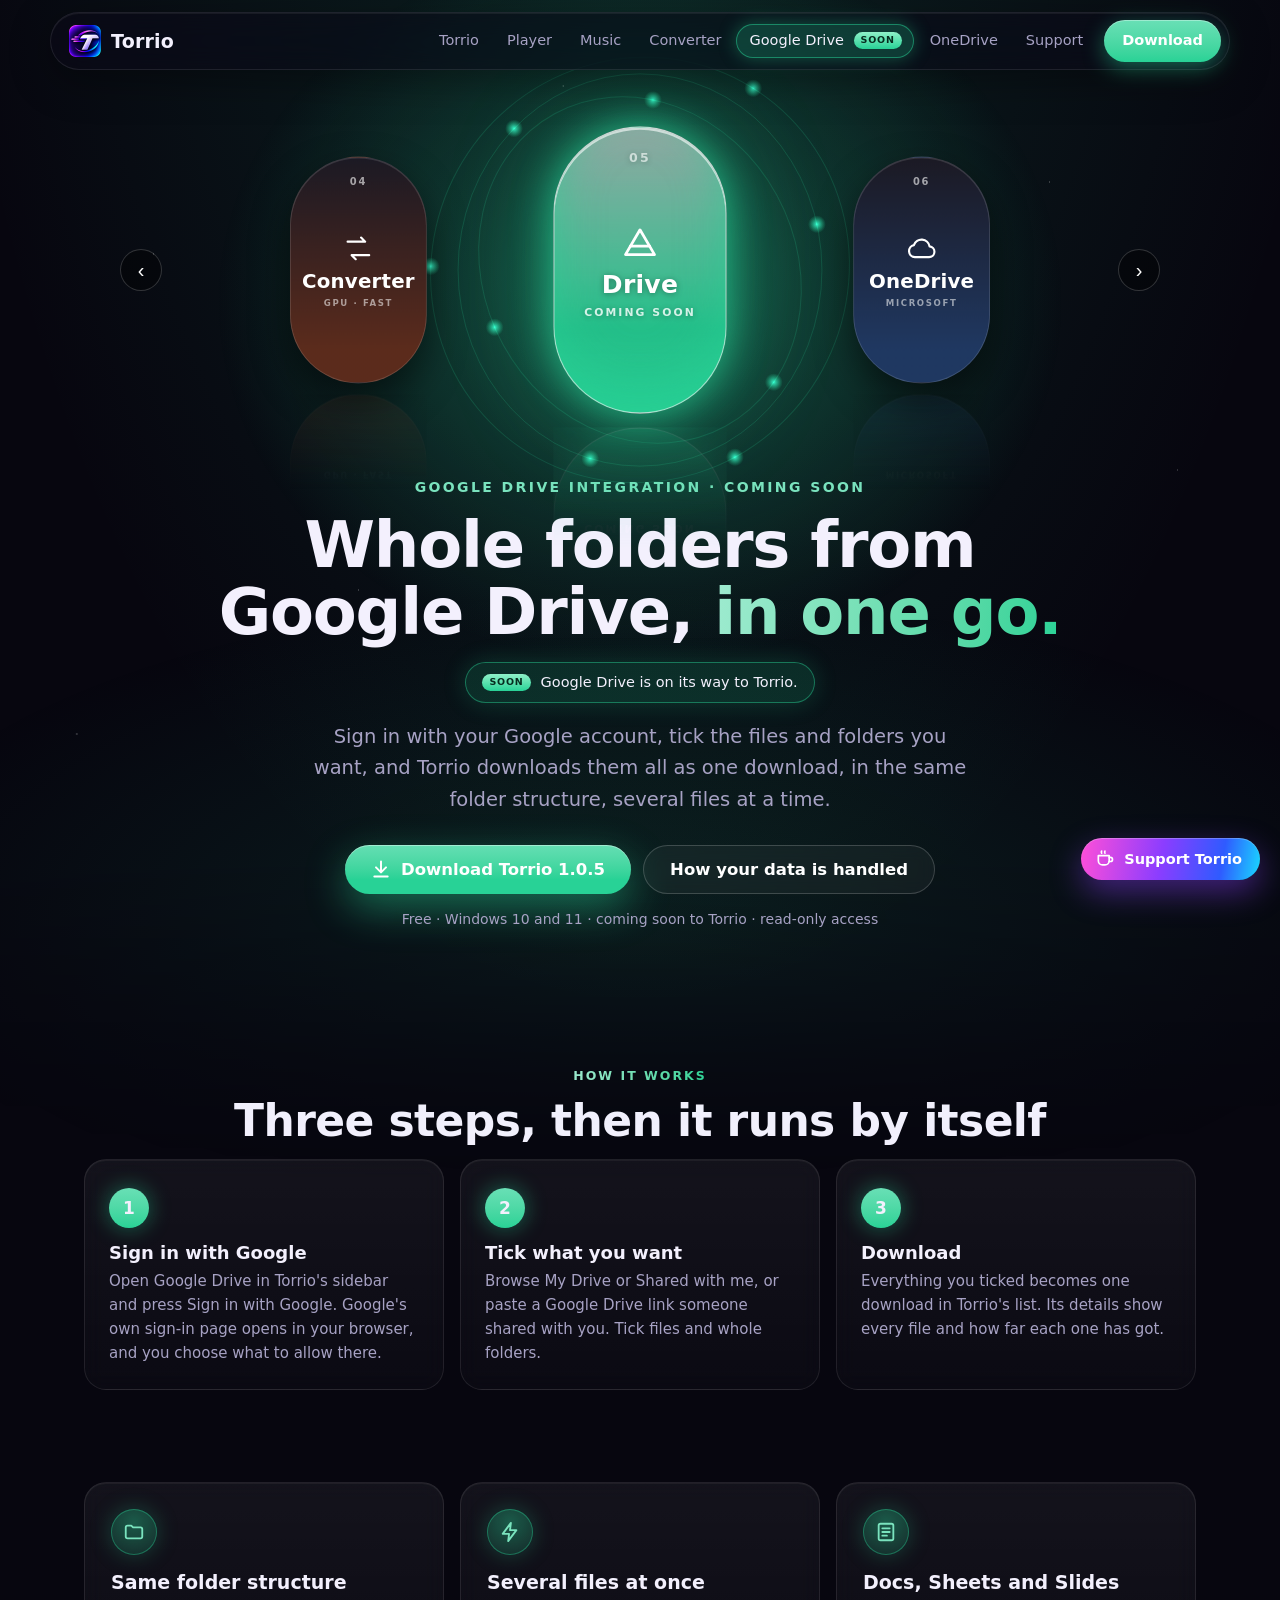
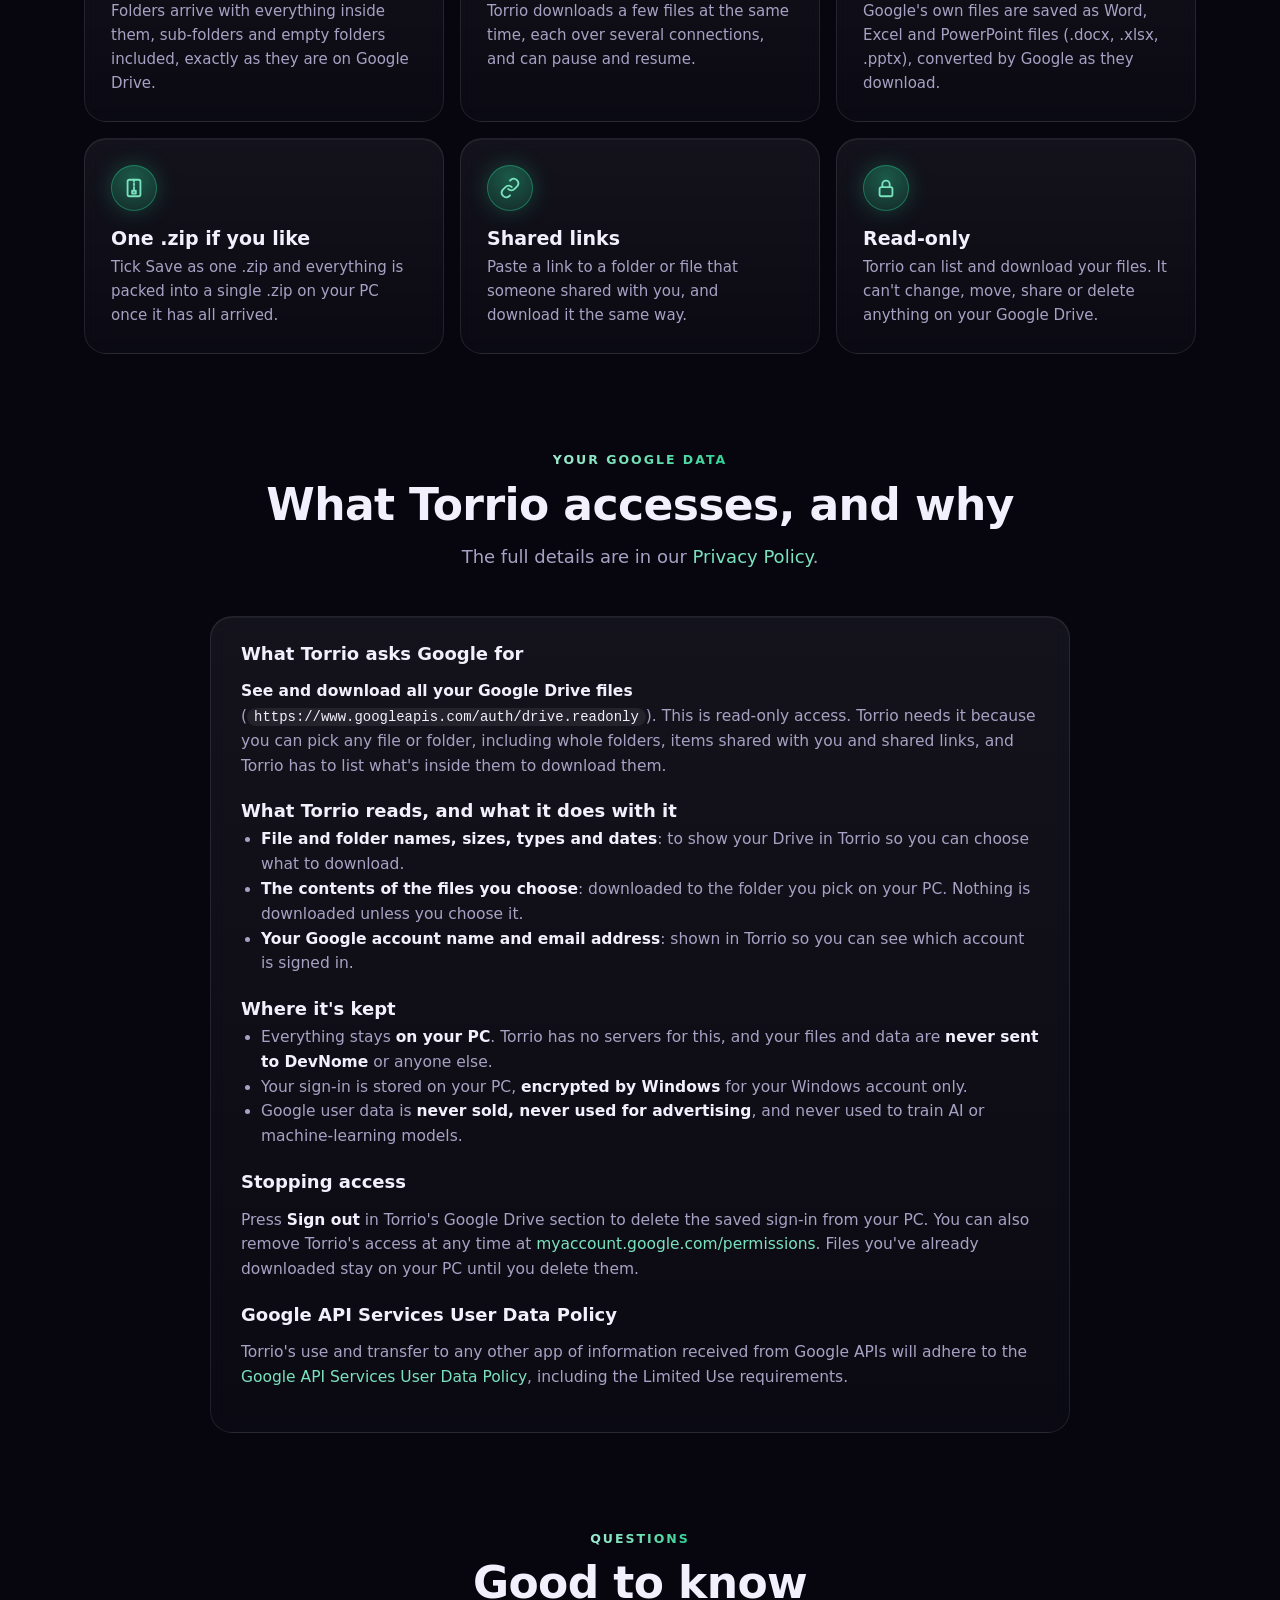
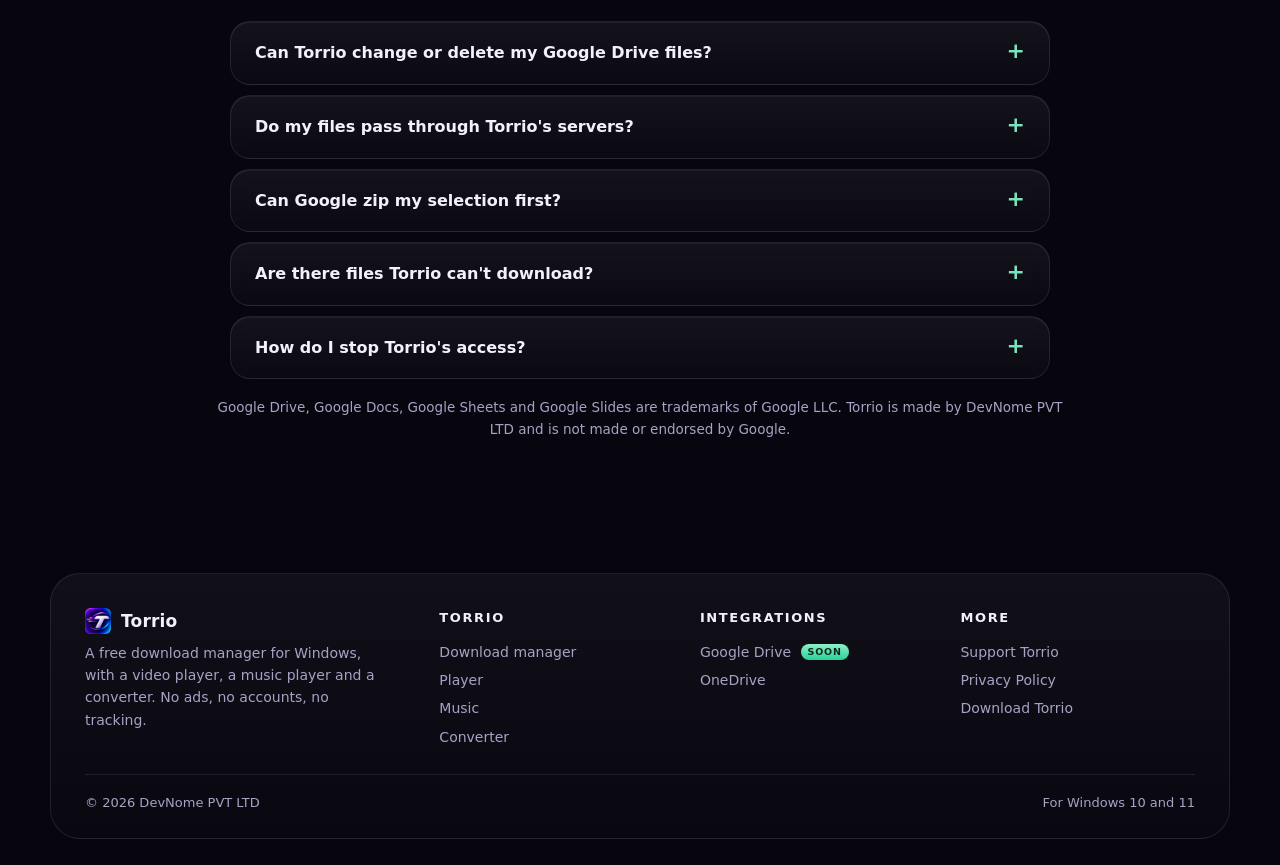
<file: google-drive/index.html>
<!DOCTYPE html>
<html lang="en">
<head>
<meta charset="utf-8">
<meta name="viewport" content="width=device-width, initial-scale=1">
<title>Google Drive in Torrio: Download Whole Folders from Google Drive at Once</title>
<meta name="description" content="Coming soon: Torrio's Google Drive integration. sign in with Google, tick files and folders in My Drive, Shared with me or a shared link, and download them all at once, in the same folder structure. Read-only access, nothing leaves your PC.">
<meta name="robots" content="index, follow">
<link rel="canonical" href="https://torrio.devnome.com/google-drive/">
<meta name="application-name" content="Torrio">
<meta name="author" content="DevNome PVT LTD">
<meta property="og:type" content="website">
<meta property="og:site_name" content="Torrio">
<meta property="og:url" content="https://torrio.devnome.com/google-drive/">
<meta property="og:title" content="Google Drive in Torrio: download whole folders at once">
<meta property="og:description" content="Tick files and folders on Google Drive and download them all as one download, with the same folder structure. Read-only, and your files go straight to your PC.">
<meta property="og:image" content="https://torrio.devnome.com/assets/og-image.jpg">
<meta name="theme-color" content="#0b0820">
<link rel="icon" type="image/png" sizes="32x32" href="../assets/favicon-32.png">
<link rel="apple-touch-icon" href="../assets/apple-touch-icon.png">
<link rel="stylesheet" href="../assets/site.css">
<script type="application/ld+json">
{
  "@context": "https://schema.org",
  "@graph": [
    {
      "@type": "BreadcrumbList",
      "itemListElement": [
        { "@type": "ListItem", "position": 1, "name": "Torrio", "item": "https://torrio.devnome.com/" },
        { "@type": "ListItem", "position": 2, "name": "Google Drive", "item": "https://torrio.devnome.com/google-drive/" }
      ]
    },
    {
      "@type": "FAQPage",
      "mainEntity": [
        { "@type": "Question", "name": "Can Torrio change or delete my Google Drive files?", "acceptedAnswer": { "@type": "Answer", "text": "No. Torrio asks Google for read-only access. It can list and download your files, and nothing else." } },
        { "@type": "Question", "name": "Do my files pass through Torrio's servers?", "acceptedAnswer": { "@type": "Answer", "text": "No. Torrio has no servers for this. Files are downloaded directly from Google to your PC." } },
        { "@type": "Question", "name": "Can Google zip my selection first?", "acceptedAnswer": { "@type": "Answer", "text": "Google doesn't offer zipping to apps. Torrio downloads the files several at a time and, if you tick Save as one .zip, packs them into one .zip on your PC when they've all arrived." } },
        { "@type": "Question", "name": "How do I stop Torrio's access?", "acceptedAnswer": { "@type": "Answer", "text": "Press Sign out in Torrio's Google Drive section, which deletes the saved sign-in from your PC. You can also remove Torrio at myaccount.google.com/permissions at any time." } }
      ]
    }
  ]
}
</script>
</head>
<body data-page="google-drive">
<svg width="0" height="0" style="position:absolute" aria-hidden="true">
  <defs><linearGradient id="sweep" x1="0" y1="0" x2="1" y2="1"><stop offset="0" stop-color="#ff4fd8"/><stop offset=".45" stop-color="#8b3dff"/><stop offset="1" stop-color="#19d9ff"/></linearGradient></defs>
</svg>
<header>
  <div class="wrap">
    <a class="brand" href="../"><img src="../assets/logo-64.png" alt="" width="32" height="32">Torrio</a>
    <nav aria-label="Main">
      <a href="../">Torrio</a>
      <a href="../player/">Player</a>
      <a href="../music/">Music</a>
      <a href="../converter/">Converter</a>
      <a href="../google-drive/" aria-current="page">Google Drive <span class="soon">Soon</span></a>
      <a href="../onedrive/">OneDrive</a>
      <a href="../support/">Support</a>
      <a class="nav-cta dl-link" href="https://github.com/XDevNome/torrio-site/releases/latest">Download</a>
    </nav>
  </div>
</header>
<main id="top">
  <div class="hero addon-hero">
    <div class="wrap">
      <div class="cards" data-active="google-drive"></div>
      <h1><span class="h1-kicker">Google Drive integration · coming soon</span>Whole folders from Google Drive, <span class="grad">in one go.</span></h1>
      <div class="soon-banner"><span class="soon">Soon</span> Google Drive is on its way to Torrio.</div>
      <p class="lead">Sign in with your Google account, tick the files and folders you want, and Torrio downloads them all as one download, in the same folder structure, several files at a time.</p>
      <div class="cta">
        <a class="btn btn-main dl-link" href="https://github.com/XDevNome/torrio-site/releases/latest">
          <svg viewBox="0 0 24 24" fill="none" stroke="currentColor" stroke-width="2.4" stroke-linecap="round" stroke-linejoin="round"><path d="M12 3v12M6 10l6 6 6-6M4 21h16"/></svg>
          <span class="dl-text">Download Torrio for Windows</span>
        </a>
        <a class="btn btn-ghost" href="#data">How your data is handled</a>
      </div>
      <div class="meta">Free · Windows 10 and 11 · coming soon to Torrio · read-only access</div>
    </div>
  </div>

  <section id="how">
    <div class="wrap">
      <div class="center">
        <div class="kicker grad">How it works</div>
        <h2>Three steps, then it runs by itself</h2>
      </div>
      <div class="steps">
        <div class="step"><h3>Sign in with Google</h3><p>Open Google Drive in Torrio's sidebar and press Sign in with Google. Google's own sign-in page opens in your browser, and you choose what to allow there.</p></div>
        <div class="step"><h3>Tick what you want</h3><p>Browse My Drive or Shared with me, or paste a Google Drive link someone shared with you. Tick files and whole folders.</p></div>
        <div class="step"><h3>Download</h3><p>Everything you ticked becomes one download in Torrio's list. Its details show every file and how far each one has got.</p></div>
      </div>
    </div>
  </section>

  <section id="features" style="padding-top:0">
    <div class="wrap">
      <div class="features">
        <div class="card"><div class="ico"><svg viewBox="0 0 24 24" fill="none" stroke-width="2" stroke-linecap="round" stroke-linejoin="round"><path d="M3 7a2 2 0 012-2h4l2 2h8a2 2 0 012 2v8a2 2 0 01-2 2H5a2 2 0 01-2-2z"/></svg></div><h3>Same folder structure</h3><p>Folders arrive with everything inside them, sub-folders and empty folders included, exactly as they are on Google Drive.</p></div>
        <div class="card"><div class="ico"><svg viewBox="0 0 24 24" fill="none" stroke-width="2" stroke-linecap="round" stroke-linejoin="round"><path d="M13 2L4 14h7l-1 8 9-12h-7z"/></svg></div><h3>Several files at once</h3><p>Torrio downloads a few files at the same time, each over several connections, and can pause and resume.</p></div>
        <div class="card"><div class="ico"><svg viewBox="0 0 24 24" fill="none" stroke-width="2" stroke-linecap="round" stroke-linejoin="round"><rect x="4" y="3" width="16" height="18" rx="2"/><path d="M8 8h8M8 12h8M8 16h5"/></svg></div><h3>Docs, Sheets and Slides</h3><p>Google's own files are saved as Word, Excel and PowerPoint files (.docx, .xlsx, .pptx), converted by Google as they download.</p></div>
        <div class="card"><div class="ico"><svg viewBox="0 0 24 24" fill="none" stroke-width="2" stroke-linecap="round" stroke-linejoin="round"><rect x="5" y="3" width="14" height="18" rx="2"/><path d="M12 3v2M12 7v2M12 11v2M10 15h4v3h-4z"/></svg></div><h3>One .zip if you like</h3><p>Tick Save as one .zip and everything is packed into a single .zip on your PC once it has all arrived.</p></div>
        <div class="card"><div class="ico"><svg viewBox="0 0 24 24" fill="none" stroke-width="2" stroke-linecap="round" stroke-linejoin="round"><path d="M10 13a5 5 0 007 0l3-3a5 5 0 00-7-7l-1 1"/><path d="M14 11a5 5 0 00-7 0l-3 3a5 5 0 007 7l1-1"/></svg></div><h3>Shared links</h3><p>Paste a link to a folder or file that someone shared with you, and download it the same way.</p></div>
        <div class="card"><div class="ico"><svg viewBox="0 0 24 24" fill="none" stroke-width="2" stroke-linecap="round" stroke-linejoin="round"><rect x="5" y="11" width="14" height="10" rx="2"/><path d="M8 11V8a4 4 0 018 0v3"/></svg></div><h3>Read-only</h3><p>Torrio can list and download your files. It can't change, move, share or delete anything on your Google Drive.</p></div>
      </div>
    </div>
  </section>

  <section id="data" style="padding-top:0">
    <div class="wrap">
      <div class="center">
        <div class="kicker grad">Your Google data</div>
        <h2>What Torrio accesses, and why</h2>
        <p class="sub">The full details are in our <a href="../privacy/#google">Privacy Policy</a>.</p>
      </div>
      <div class="data-box">
        <h3>What Torrio asks Google for</h3>
        <p><b>See and download all your Google Drive files</b> (<code>https://www.googleapis.com/auth/drive.readonly</code>). This is read-only access. Torrio needs it because you can pick any file or folder, including whole folders, items shared with you and shared links, and Torrio has to list what's inside them to download them.</p>
        <h3>What Torrio reads, and what it does with it</h3>
        <ul>
          <li><b>File and folder names, sizes, types and dates</b>: to show your Drive in Torrio so you can choose what to download.</li>
          <li><b>The contents of the files you choose</b>: downloaded to the folder you pick on your PC. Nothing is downloaded unless you choose it.</li>
          <li><b>Your Google account name and email address</b>: shown in Torrio so you can see which account is signed in.</li>
        </ul>
        <h3>Where it's kept</h3>
        <ul>
          <li>Everything stays <b>on your PC</b>. Torrio has no servers for this, and your files and data are <b>never sent to DevNome</b> or anyone else.</li>
          <li>Your sign-in is stored on your PC, <b>encrypted by Windows</b> for your Windows account only.</li>
          <li>Google user data is <b>never sold, never used for advertising</b>, and never used to train AI or machine-learning models.</li>
        </ul>
        <h3>Stopping access</h3>
        <p>Press <b>Sign out</b> in Torrio's Google Drive section to delete the saved sign-in from your PC. You can also remove Torrio's access at any time at <a href="https://myaccount.google.com/permissions" target="_blank" rel="noopener">myaccount.google.com/permissions</a>. Files you've already downloaded stay on your PC until you delete them.</p>
        <h3>Google API Services User Data Policy</h3>
        <p>Torrio's use and transfer to any other app of information received from Google APIs will adhere to the <a href="https://developers.google.com/terms/api-services-user-data-policy" target="_blank" rel="noopener">Google API Services User Data Policy</a>, including the Limited Use requirements.</p>
      </div>
    </div>
  </section>

  <section id="faq" style="padding-top:0">
    <div class="wrap">
      <div class="center">
        <div class="kicker grad">Questions</div>
        <h2>Good to know</h2>
      </div>
      <div class="faq">
        <details><summary>Can Torrio change or delete my Google Drive files?</summary><p>No. Torrio asks Google for read-only access. It can list and download your files, and nothing else.</p></details>
        <details><summary>Do my files pass through Torrio's servers?</summary><p>No. Torrio has no servers for this. Files are downloaded directly from Google to your PC.</p></details>
        <details><summary>Can Google zip my selection first?</summary><p>Google doesn't offer zipping to apps. Torrio downloads the files several at a time and, if you tick Save as one .zip, packs them into one .zip on your PC when they've all arrived.</p></details>
        <details><summary>Are there files Torrio can't download?</summary><p>Google Forms, Sites and Maps have no file to download, so they're skipped. Google converts Docs, Sheets and Slides of up to 10 MB; larger ones can be downloaded from the Google Drive website. Files whose owner turned off downloading can't be downloaded.</p></details>
        <details><summary>How do I stop Torrio's access?</summary><p>Press Sign out in Torrio's Google Drive section, which deletes the saved sign-in from your PC. You can also remove Torrio at <a href="https://myaccount.google.com/permissions" target="_blank" rel="noopener">myaccount.google.com/permissions</a> at any time.</p></details>
      </div>
      <p class="fineprint">Google Drive, Google Docs, Google Sheets and Google Slides are trademarks of Google LLC. Torrio is made by DevNome PVT LTD and is not made or endorsed by Google.</p>
    </div>
  </section>
</main>
<footer>
  <div class="wrap">
    <div class="about"><a class="brand" href="../"><img src="../assets/logo-64.png" alt="" width="26" height="26">Torrio</a><p>A free download manager for Windows, with a video player, a music player and a converter. No ads, no accounts, no tracking.</p></div>
    <div class="col"><h4>Torrio</h4><a href="../">Download manager</a><a href="../player/">Player</a><a href="../music/">Music</a><a href="../converter/">Converter</a></div>
    <div class="col"><h4>Integrations</h4><a href="../google-drive/">Google Drive <span class="soon">Soon</span></a><a href="../onedrive/">OneDrive</a></div>
    <div class="col"><h4>More</h4><a href="../support/" data-support>Support Torrio</a><a href="../privacy/">Privacy Policy</a><a class="dl-link" href="https://github.com/XDevNome/torrio-site/releases/latest">Download Torrio</a></div>
    <div class="legal"><span>© <span id="year">2026</span> DevNome PVT LTD</span><span>For Windows 10 and 11</span></div>
  </div>
</footer>
<script>
document.getElementById("year").textContent = new Date().getFullYear();
fetch("../latest.json", { cache: "no-store" })
  .then(r => r.ok ? r.json() : Promise.reject(r.status))
  .then(m => {
    if (!m || !m.url || !m.version) return;
    document.querySelectorAll(".dl-link").forEach(a => a.href = m.url);
    document.querySelectorAll(".dl-text").forEach(t => t.textContent = "Download Torrio " + m.version);
  })
  .catch(() => {});
</script>
<script src="../assets/cards.js" defer></script>
<script src="../assets/support.js" defer></script>
</body>
</html>
</file>
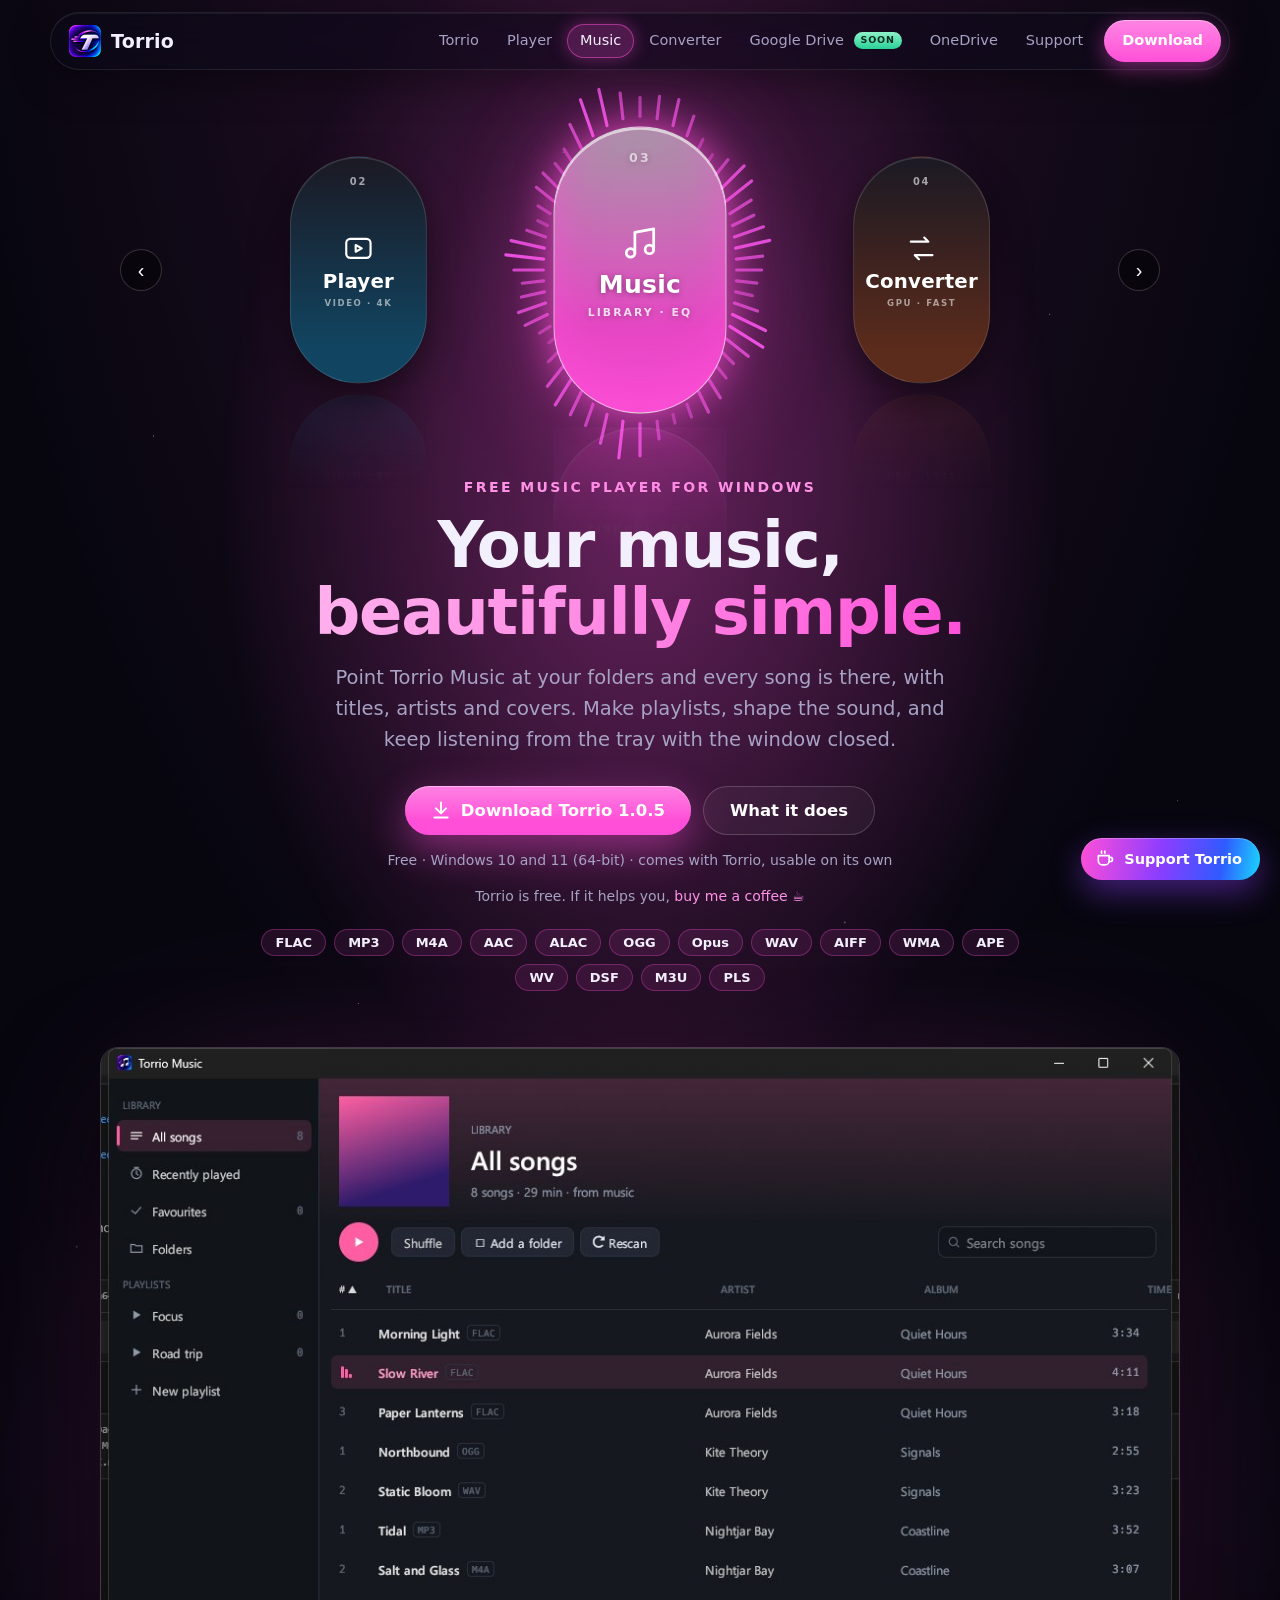
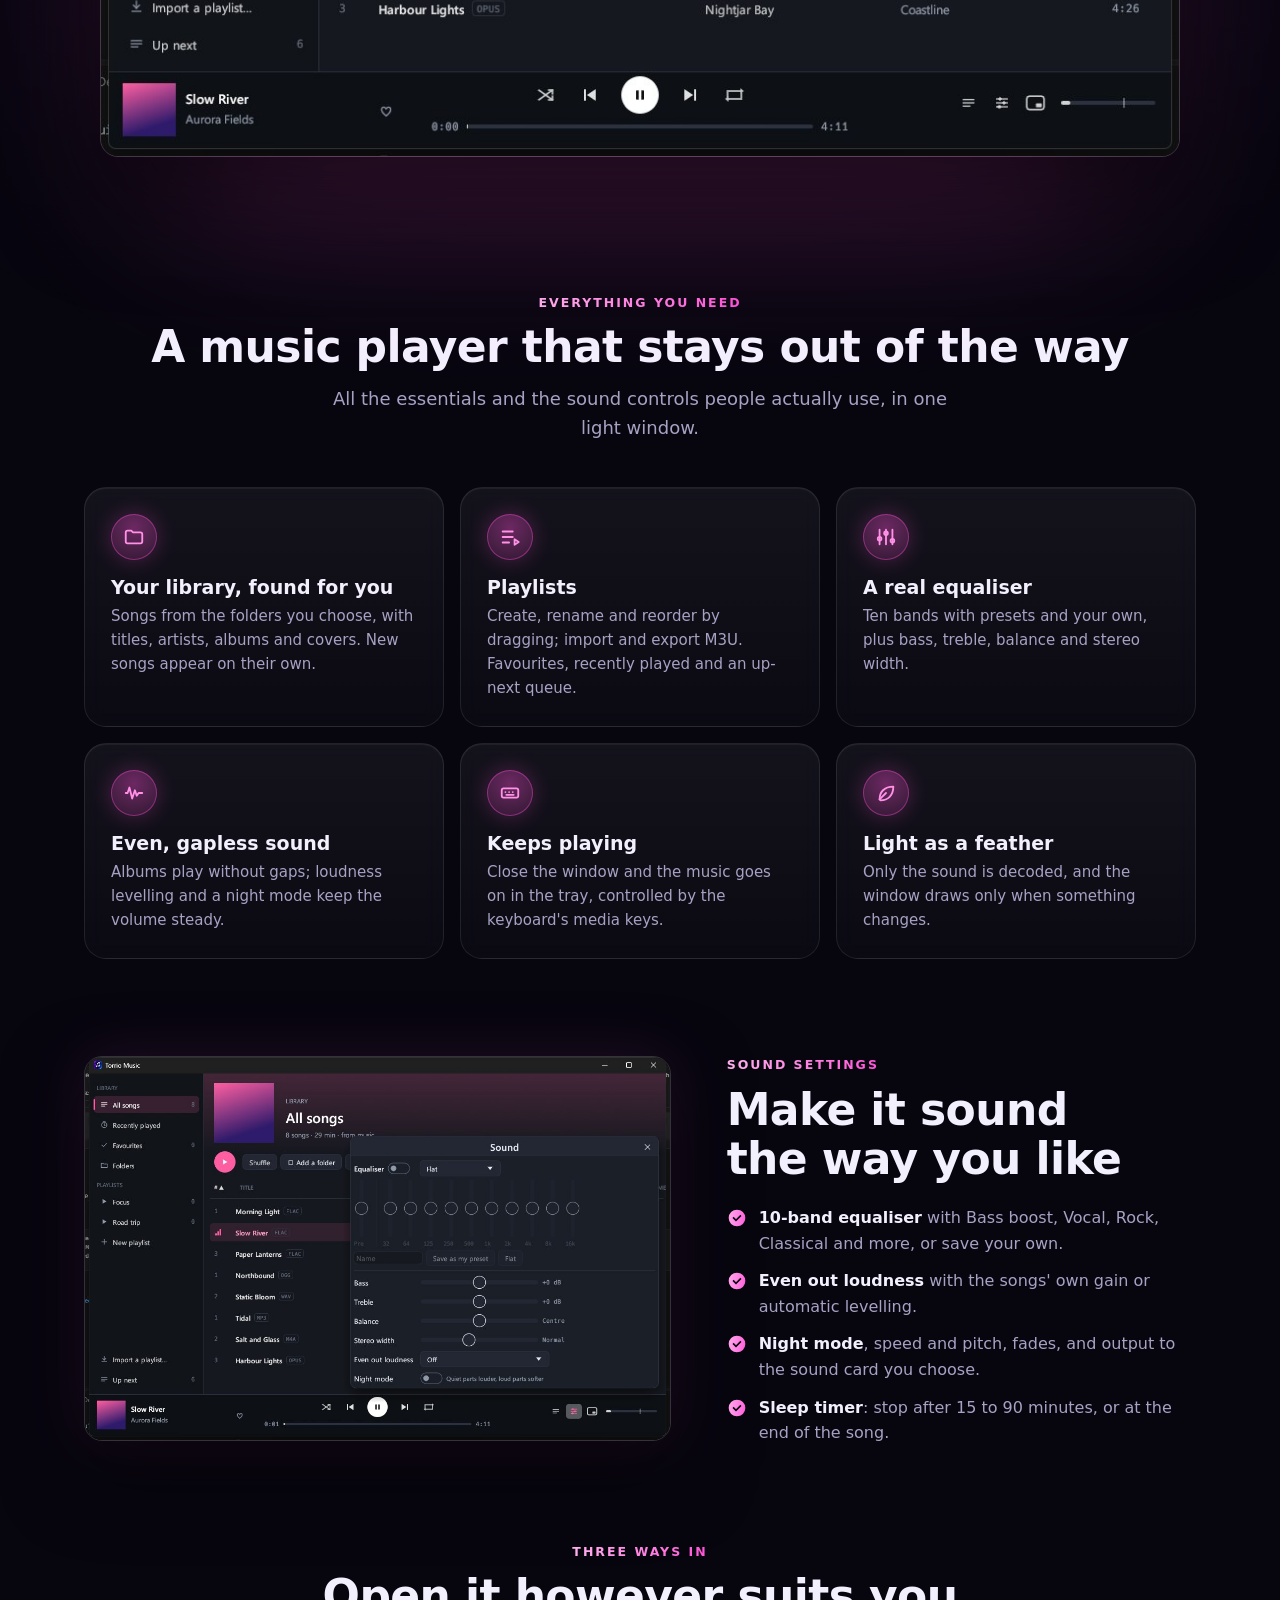
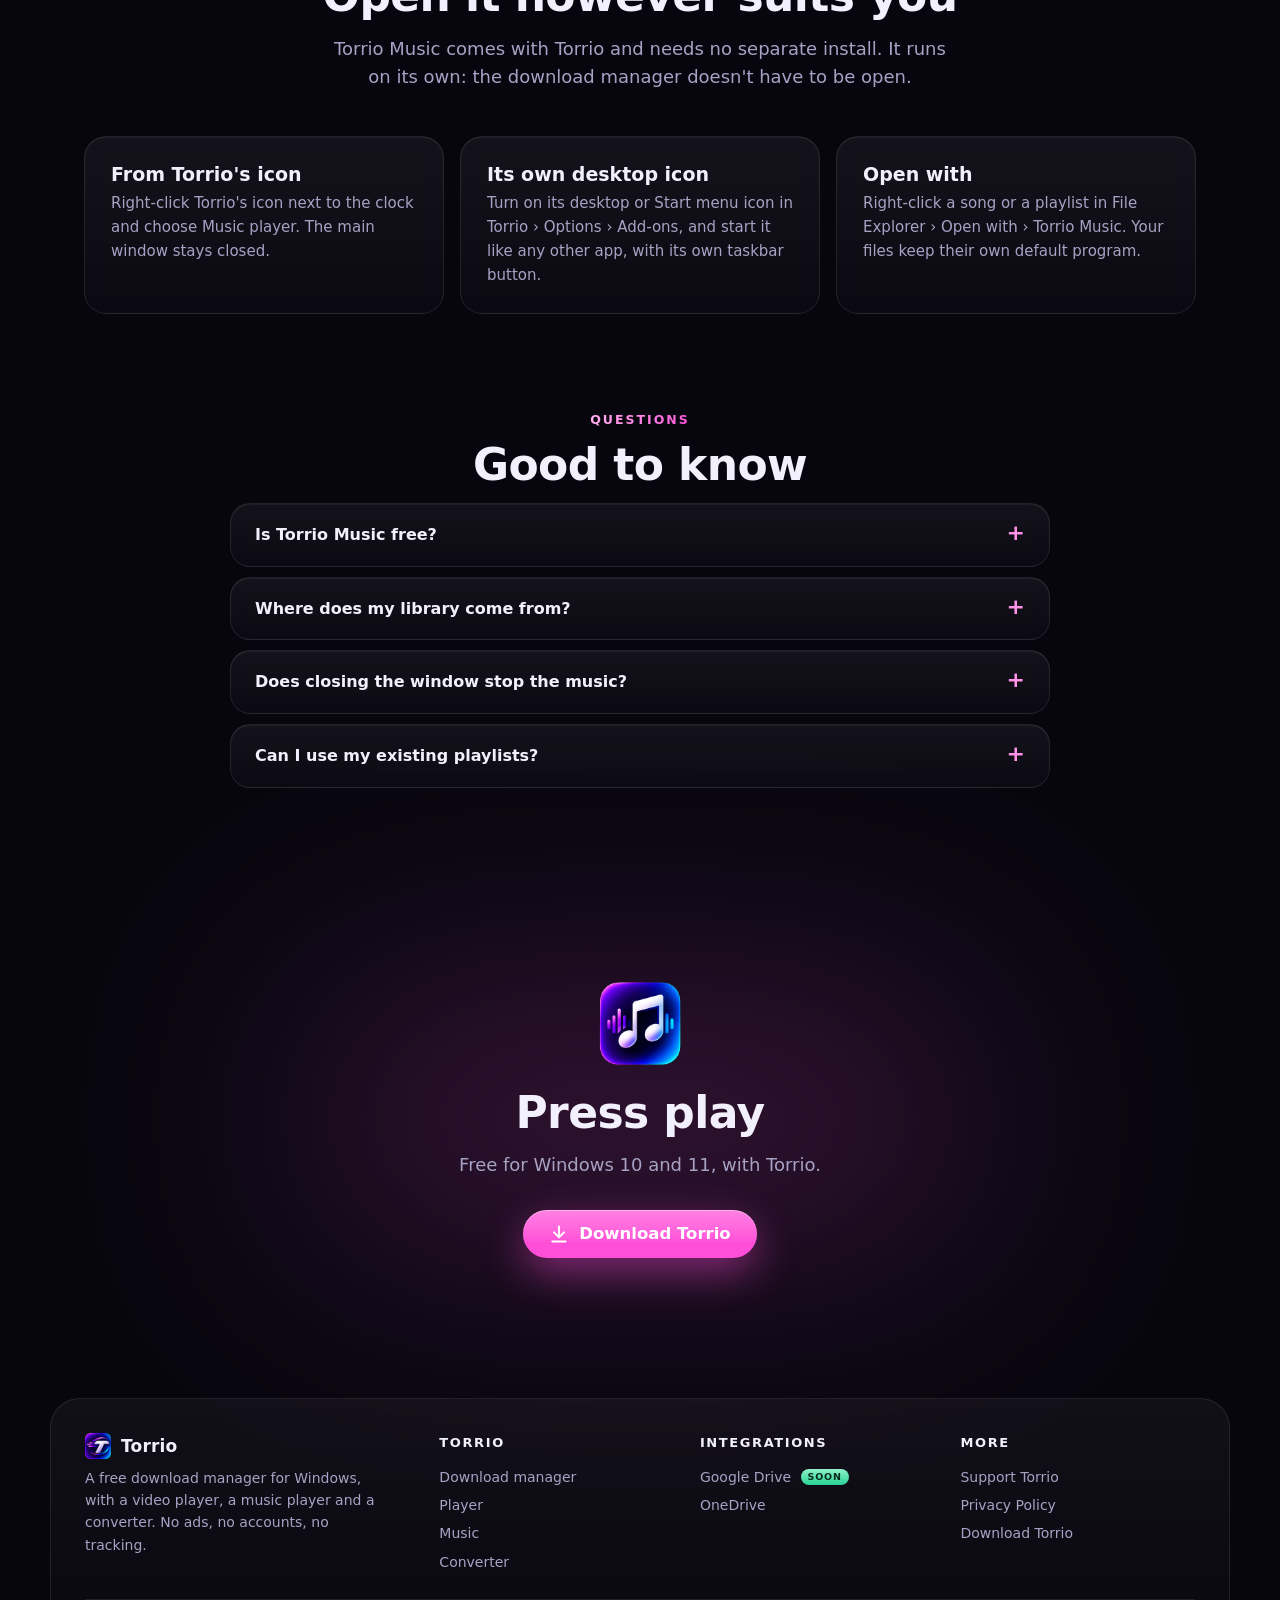
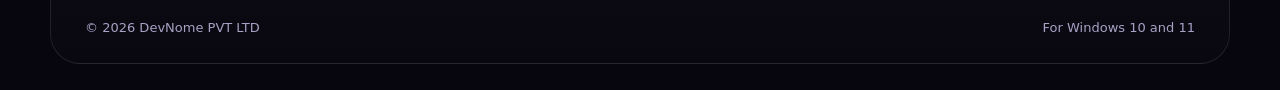
<file: music/index.html>
<!DOCTYPE html>
<html lang="en">
<head>
<meta charset="utf-8">
<meta name="viewport" content="width=device-width, initial-scale=1">
<title>Torrio Music: Free Music Player for Windows with Playlists and Equaliser</title>
<meta name="description" content="Torrio Music is a free, light music player for Windows: your library from your folders, playlists (M3U), gapless playback, a 10-band equaliser, loudness levelling, night mode, sleep timer, mini player and media keys. Plays FLAC, MP3, M4A, OGG, Opus, WAV and more.">
<meta name="robots" content="index, follow, max-image-preview:large">
<link rel="canonical" href="https://torrio.devnome.com/music/">
<meta name="application-name" content="Torrio">
<meta name="author" content="DevNome PVT LTD">
<meta property="og:type" content="website">
<meta property="og:site_name" content="Torrio">
<meta property="og:url" content="https://torrio.devnome.com/music/">
<meta property="og:title" content="Torrio Music: free music player for Windows">
<meta property="og:description" content="Your library and playlists, gapless playback, a 10-band equaliser and more. Light, free, keeps playing from the tray.">
<meta property="og:image" content="https://torrio.devnome.com/assets/screen-music.jpg">
<meta property="og:image:alt" content="Torrio Music showing a music library with a song playing">
<meta name="twitter:card" content="summary_large_image">
<meta name="twitter:title" content="Torrio Music: free music player for Windows">
<meta name="twitter:description" content="Your library and playlists, gapless playback, a 10-band equaliser and more. Light, free, keeps playing from the tray.">
<meta name="twitter:image" content="https://torrio.devnome.com/assets/screen-music.jpg">
<meta name="theme-color" content="#0b0820">
<link rel="icon" type="image/png" sizes="96x96" href="../assets/music-96.png">
<link rel="apple-touch-icon" href="../assets/music-512.png">
<link rel="stylesheet" href="../assets/site.css">
<script type="application/ld+json">
{
  "@context": "https://schema.org",
  "@graph": [
    {
      "@type": "SoftwareApplication",
      "name": "Torrio Music",
      "description": "Torrio Music is a free, light music player for Windows: your library from your folders, playlists (M3U), gapless playback, a 10-band equaliser, loudness levelling, night mode, sleep timer, mini player and media keys. Plays FLAC, MP3, M4A, OGG, Opus, WAV and more.",
      "url": "https://torrio.devnome.com/music/",
      "downloadUrl": "https://github.com/XDevNome/torrio-site/releases/latest",
      "applicationCategory": "MultimediaApplication",
      "operatingSystem": "Windows 10, Windows 11",
      "image": "https://torrio.devnome.com/assets/music-512.png",
      "screenshot": "https://torrio.devnome.com/assets/screen-music.jpg",
      "isAccessibleForFree": true,
      "offers": { "@type": "Offer", "price": "0", "priceCurrency": "USD" },
      "isPartOf": { "@type": "SoftwareApplication", "name": "Torrio", "url": "https://torrio.devnome.com/" },
      "publisher": { "@type": "Organization", "name": "DevNome PVT LTD", "url": "https://torrio.devnome.com/" }
    },
    {
      "@type": "BreadcrumbList",
      "itemListElement": [
        { "@type": "ListItem", "position": 1, "name": "Torrio", "item": "https://torrio.devnome.com/" },
        { "@type": "ListItem", "position": 2, "name": "Torrio Music", "item": "https://torrio.devnome.com/music/" }
      ]
    },
    {
      "@type": "FAQPage",
      "mainEntity": [
        { "@type": "Question", "name": "Is Torrio Music free?", "acceptedAnswer": { "@type": "Answer", "text": "Yes. It comes with Torrio, which is free, with no ads and no account." } },
        { "@type": "Question", "name": "Where does my library come from?", "acceptedAnswer": { "@type": "Answer", "text": "From the folders you choose, starting with your Music folder. Torrio Music reads the songs' details once and only looks at new or changed files afterwards." } },
        { "@type": "Question", "name": "Does closing the window stop the music?", "acceptedAnswer": { "@type": "Answer", "text": "No. The music keeps playing from Torrio's icon in the tray, where you can pause or skip; the keyboard's media keys work too." } },
        { "@type": "Question", "name": "Can I use my existing playlists?", "acceptedAnswer": { "@type": "Answer", "text": "Yes. Import M3U, M3U8 and PLS playlists, and export any playlist as M3U." } }
      ]
    }
  ]
}
</script>
</head>
<body data-page="music">
<svg width="0" height="0" style="position:absolute" aria-hidden="true">
  <defs><linearGradient id="sweep" x1="0" y1="0" x2="1" y2="1"><stop offset="0" stop-color="#ff4fd8"/><stop offset=".45" stop-color="#8b3dff"/><stop offset="1" stop-color="#19d9ff"/></linearGradient></defs>
</svg>
<header>
  <div class="wrap">
    <a class="brand" href="../"><img src="../assets/logo-64.png" alt="" width="32" height="32">Torrio</a>
    <nav aria-label="Main">
      <a href="../">Torrio</a>
      <a href="../player/">Player</a>
      <a href="../music/" aria-current="page">Music</a>
      <a href="../converter/">Converter</a>
      <a href="../google-drive/">Google Drive <span class="soon">Soon</span></a>
      <a href="../onedrive/">OneDrive</a>
      <a href="../support/">Support</a>
      <a class="nav-cta dl-link" href="https://github.com/XDevNome/torrio-site/releases/latest">Download</a>
    </nav>
  </div>
</header>
<main id="top">
  <div class="hero addon-hero">
    <div class="wrap">
      <div class="cards" data-active="music"></div>
      <h1><span class="h1-kicker">Free music player for Windows</span>Your music, <span class="grad">beautifully simple.</span></h1>
      <p class="lead">Point Torrio Music at your folders and every song is there, with titles, artists and covers. Make playlists, shape the sound, and keep listening from the tray with the window closed.</p>
      <div class="cta">
        <a class="btn btn-main dl-link" href="https://github.com/XDevNome/torrio-site/releases/latest">
          <svg viewBox="0 0 24 24" fill="none" stroke="currentColor" stroke-width="2.4" stroke-linecap="round" stroke-linejoin="round"><path d="M12 3v12M6 10l6 6 6-6M4 21h16"/></svg>
          <span class="dl-text">Download Torrio for Windows</span>
        </a>
        <a class="btn btn-ghost" href="#features">What it does</a>
      </div>
      <div class="meta dl-meta">Free · Windows 10 and 11 (64-bit) · comes with Torrio, usable on its own</div>
      <div class="meta">Torrio is free. If it helps you, <a href="../support/" data-support>buy me a coffee ☕</a></div>
      <div class="pills" aria-label="Formats"><span>FLAC</span><span>MP3</span><span>M4A</span><span>AAC</span><span>ALAC</span><span>OGG</span><span>Opus</span><span>WAV</span><span>AIFF</span><span>WMA</span><span>APE</span><span>WV</span><span>DSF</span><span>M3U</span><span>PLS</span></div>
      <div class="shot"><img src="../assets/screen-music.jpg" alt="Torrio Music showing a music library with a song playing" fetchpriority="high" decoding="async"></div>
    </div>
  </div>
  <section id="features">
    <div class="wrap">
      <div class="center">
        <div class="kicker grad">Everything you need</div>
        <h2>A music player that stays out of the way</h2>
        <p class="sub">All the essentials and the sound controls people actually use, in one light window.</p>
      </div>
      <div class="features">
        <div class="card"><div class="ico"><svg viewBox="0 0 24 24" fill="none" stroke-width="2" stroke-linecap="round" stroke-linejoin="round"><path d="M3 7a2 2 0 0 1 2-2h4l2 2h8a2 2 0 0 1 2 2v8a2 2 0 0 1-2 2H5a2 2 0 0 1-2-2z"/></svg></div><h3>Your library, found for you</h3><p>Songs from the folders you choose, with titles, artists, albums and covers. New songs appear on their own.</p></div>
        <div class="card"><div class="ico"><svg viewBox="0 0 24 24" fill="none" stroke-width="2" stroke-linecap="round" stroke-linejoin="round"><path d="M4 6h11M4 12h11M4 18h7"/><path d="M17 14.5v6l4.5-3z"/></svg></div><h3>Playlists</h3><p>Create, rename and reorder by dragging; import and export M3U. Favourites, recently played and an up-next queue.</p></div>
        <div class="card"><div class="ico"><svg viewBox="0 0 24 24" fill="none" stroke-width="2" stroke-linecap="round" stroke-linejoin="round"><path d="M5 4v16M12 4v16M19 4v16"/><circle cx="5" cy="14" r="2"/><circle cx="12" cy="8" r="2"/><circle cx="19" cy="16" r="2"/></svg></div><h3>A real equaliser</h3><p>Ten bands with presets and your own, plus bass, treble, balance and stereo width.</p></div>
        <div class="card"><div class="ico"><svg viewBox="0 0 24 24" fill="none" stroke-width="2" stroke-linecap="round" stroke-linejoin="round"><path d="M3 12h2l2-6 3 12 3-9 2 6 2-3h4"/></svg></div><h3>Even, gapless sound</h3><p>Albums play without gaps; loudness levelling and a night mode keep the volume steady.</p></div>
        <div class="card"><div class="ico"><svg viewBox="0 0 24 24" fill="none" stroke-width="2" stroke-linecap="round" stroke-linejoin="round"><rect x="3" y="7" width="18" height="10" rx="2"/><path d="M7 11h.01M11 11h.01M15 11h.01M8 14h8"/></svg></div><h3>Keeps playing</h3><p>Close the window and the music goes on in the tray, controlled by the keyboard's media keys.</p></div>
        <div class="card"><div class="ico"><svg viewBox="0 0 24 24" fill="none" stroke-width="2" stroke-linecap="round" stroke-linejoin="round"><path d="M5 19c0-8 5-14 15-14 0 10-6 15-14 15"/><path d="M5 19l7-7"/></svg></div><h3>Light as a feather</h3><p>Only the sound is decoded, and the window draws only when something changes.</p></div>
      </div>
    </div>
  </section>
  <section id="sound" style="padding-top:0">
    <div class="wrap">
      <div class="split rev">
        <div class="text">
          <div class="kicker grad">Sound settings</div>
          <h2>Make it sound the way you like</h2>
          <ul class="ticks">
            <li><span><b>10-band equaliser</b> with Bass boost, Vocal, Rock, Classical and more, or save your own.</span></li>
            <li><span><b>Even out loudness</b> with the songs' own gain or automatic levelling.</span></li>
            <li><span><b>Night mode</b>, speed and pitch, fades, and output to the sound card you choose.</span></li>
            <li><span><b>Sleep timer</b>: stop after 15 to 90 minutes, or at the end of the song.</span></li>
          </ul>
        </div>
        <img src="../assets/screen-music-sound.jpg" alt="Torrio Music's sound settings with a 10-band equaliser" loading="lazy" decoding="async">
      </div>
    </div>
  </section>
  <section id="open" style="padding-top:0">
    <div class="wrap">
      <div class="center">
        <div class="kicker grad">Three ways in</div>
        <h2>Open it however suits you</h2>
        <p class="sub">Torrio Music comes with Torrio and needs no separate install. It runs on its own: the download manager doesn't have to be open.</p>
      </div>
      <div class="ways">
        <div class="card"><h3>From Torrio's icon</h3><p>Right-click Torrio's icon next to the clock and choose Music player. The main window stays closed.</p></div>
        <div class="card"><h3>Its own desktop icon</h3><p>Turn on its desktop or Start menu icon in Torrio › Options › Add-ons, and start it like any other app, with its own taskbar button.</p></div>
        <div class="card"><h3>Open with</h3><p>Right-click a song or a playlist in File Explorer › Open with › Torrio Music. Your files keep their own default program.</p></div>
      </div>
    </div>
  </section>
  <section id="faq" style="padding-top:0">
    <div class="wrap">
      <div class="center">
        <div class="kicker grad">Questions</div>
        <h2>Good to know</h2>
      </div>
      <div class="faq">
        <details><summary>Is Torrio Music free?</summary><p>Yes. It comes with Torrio, which is free, with no ads and no account.</p></details>
        <details><summary>Where does my library come from?</summary><p>From the folders you choose, starting with your Music folder. Torrio Music reads the songs' details once and only looks at new or changed files afterwards.</p></details>
        <details><summary>Does closing the window stop the music?</summary><p>No. The music keeps playing from Torrio's icon in the tray, where you can pause or skip; the keyboard's media keys work too.</p></details>
        <details><summary>Can I use my existing playlists?</summary><p>Yes. Import M3U, M3U8 and PLS playlists, and export any playlist as M3U.</p></details>
      </div>
    </div>
  </section>
  <div class="final">
    <div class="wrap">
      <img src="../assets/music-512.png" alt="" width="88" height="88" loading="lazy" style="border-radius:22px">
      <h2>Press play</h2>
      <p class="sub" style="margin:0 auto 30px">Free for Windows 10 and 11, with Torrio.</p>
      <a class="btn btn-main dl-link" href="https://github.com/XDevNome/torrio-site/releases/latest">
        <svg viewBox="0 0 24 24" fill="none" stroke="currentColor" stroke-width="2.4" stroke-linecap="round" stroke-linejoin="round"><path d="M12 3v12M6 10l6 6 6-6M4 21h16"/></svg>
        Download Torrio
      </a>
    </div>
  </div>
</main>
<footer>
  <div class="wrap">
    <div class="about"><a class="brand" href="../"><img src="../assets/logo-64.png" alt="" width="26" height="26">Torrio</a><p>A free download manager for Windows, with a video player, a music player and a converter. No ads, no accounts, no tracking.</p></div>
    <div class="col"><h4>Torrio</h4><a href="../">Download manager</a><a href="../player/">Player</a><a href="../music/">Music</a><a href="../converter/">Converter</a></div>
    <div class="col"><h4>Integrations</h4><a href="../google-drive/">Google Drive <span class="soon">Soon</span></a><a href="../onedrive/">OneDrive</a></div>
    <div class="col"><h4>More</h4><a href="../support/" data-support>Support Torrio</a><a href="../privacy/">Privacy Policy</a><a class="dl-link" href="https://github.com/XDevNome/torrio-site/releases/latest">Download Torrio</a></div>
    <div class="legal"><span>© <span id="year">2026</span> DevNome PVT LTD</span><span>For Windows 10 and 11</span></div>
  </div>
</footer>
<script>
document.getElementById("year").textContent = new Date().getFullYear();
fetch("../latest.json", { cache: "no-store" })
  .then(r => r.ok ? r.json() : Promise.reject(r.status))
  .then(m => {
    if (!m || !m.url || !m.version) return;
    document.querySelectorAll(".dl-link").forEach(a => a.href = m.url);
    document.querySelectorAll(".dl-text").forEach(t => t.textContent = "Download Torrio " + m.version);
  })
  .catch(() => {});
</script>
<script src="../assets/cards.js" defer></script>
<script src="../assets/support.js" defer></script>
</body>
</html>
</file>
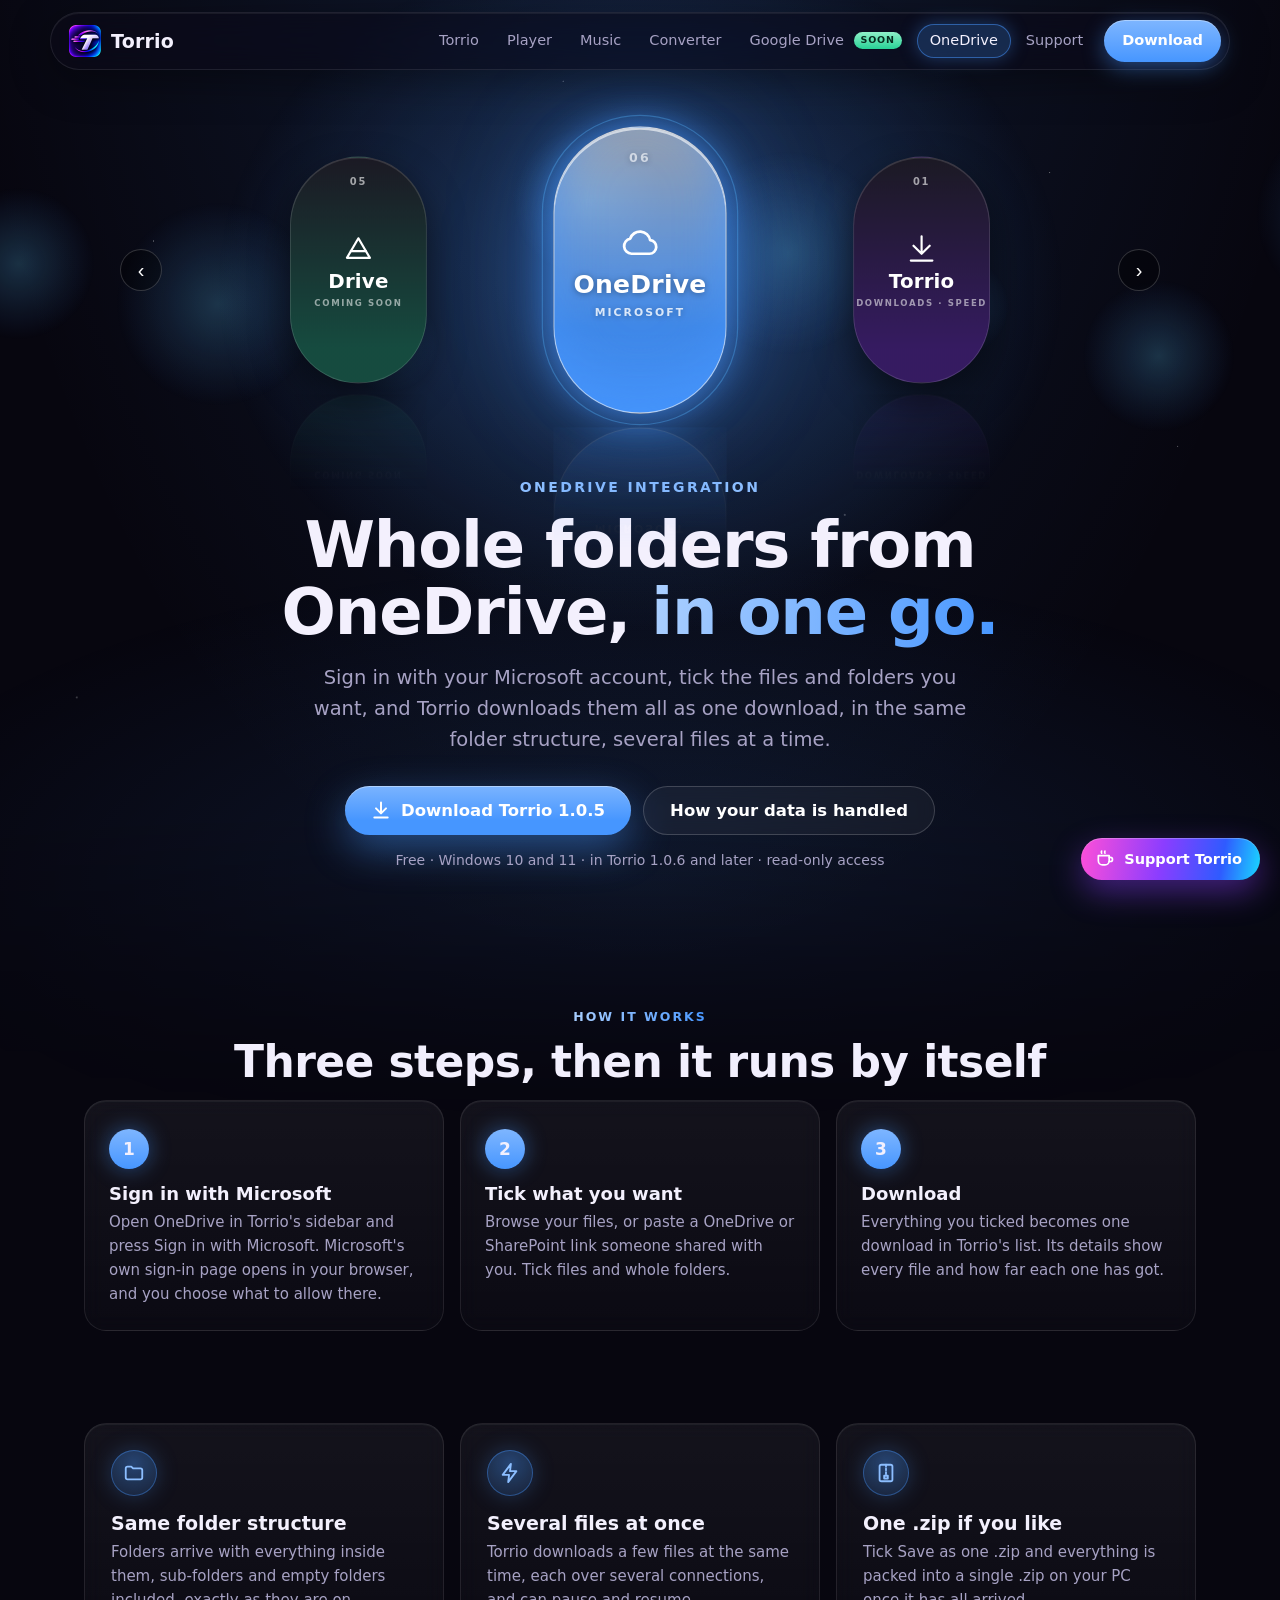
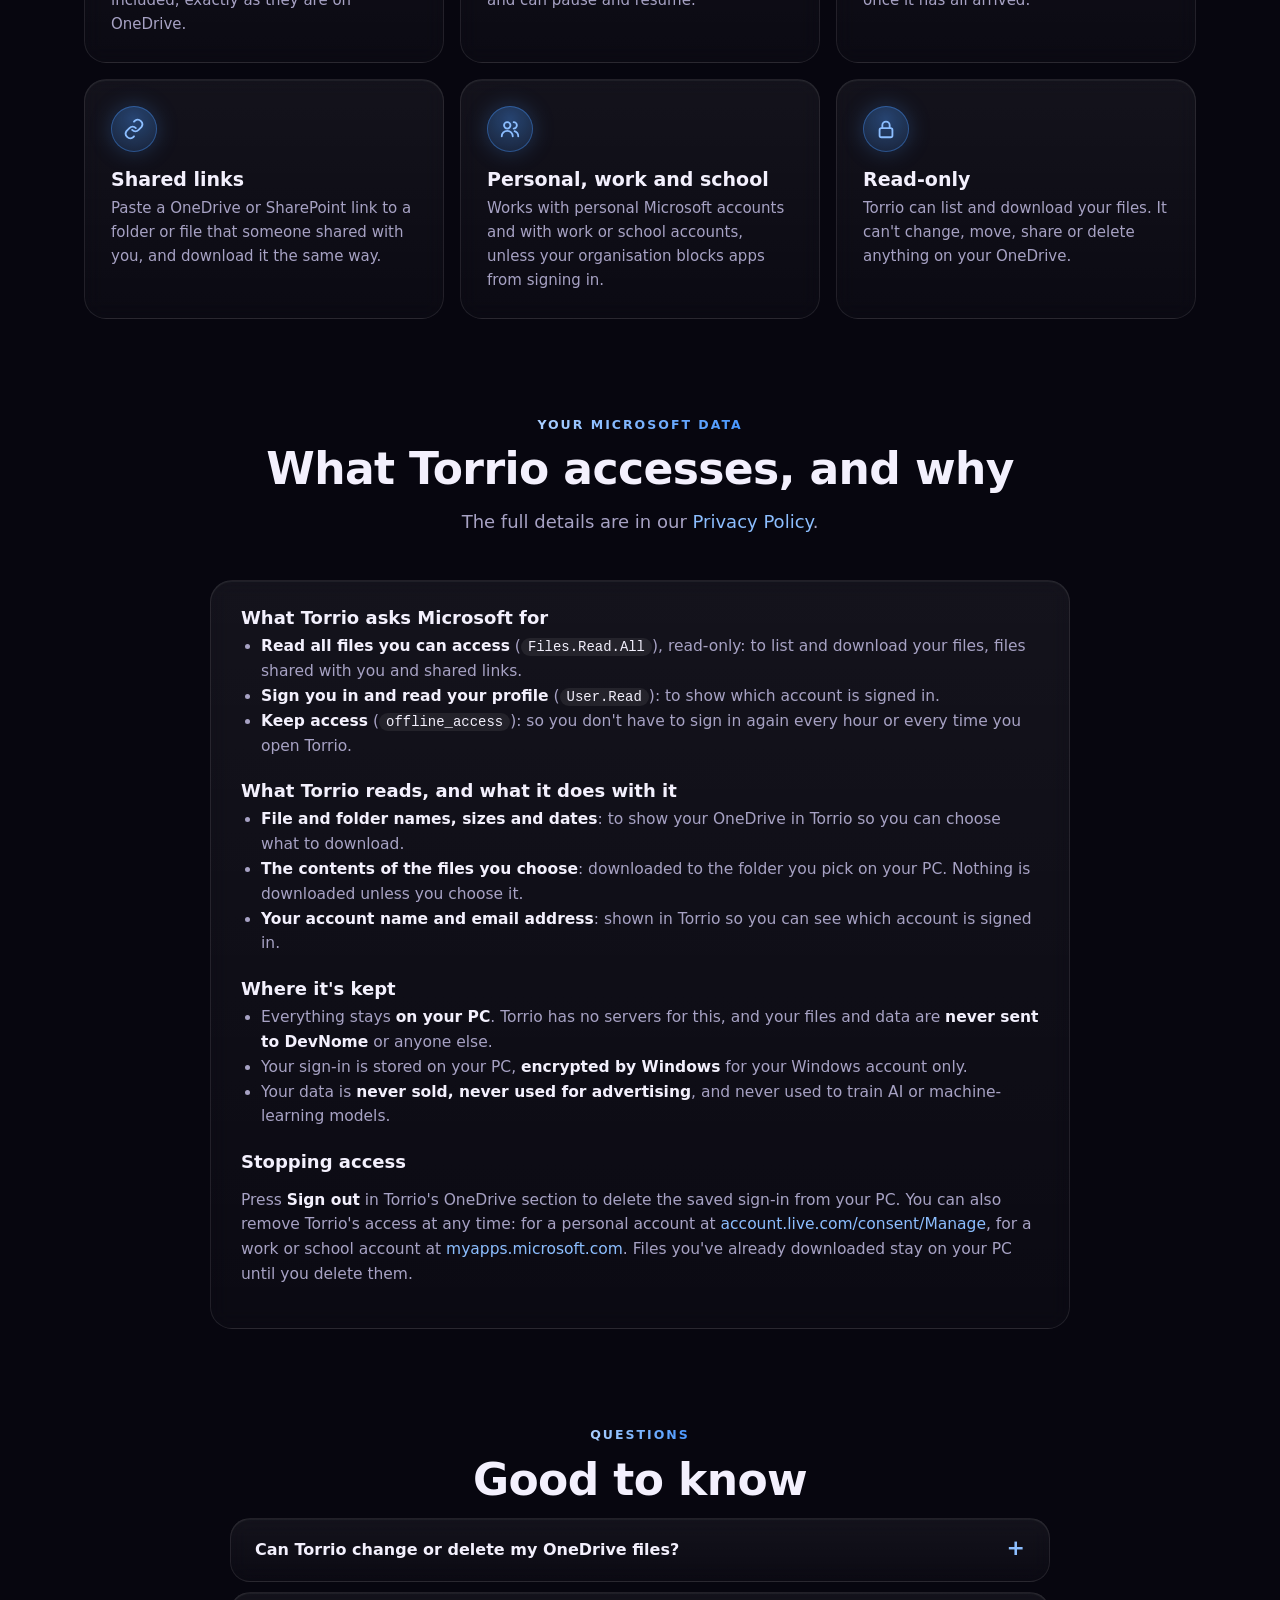
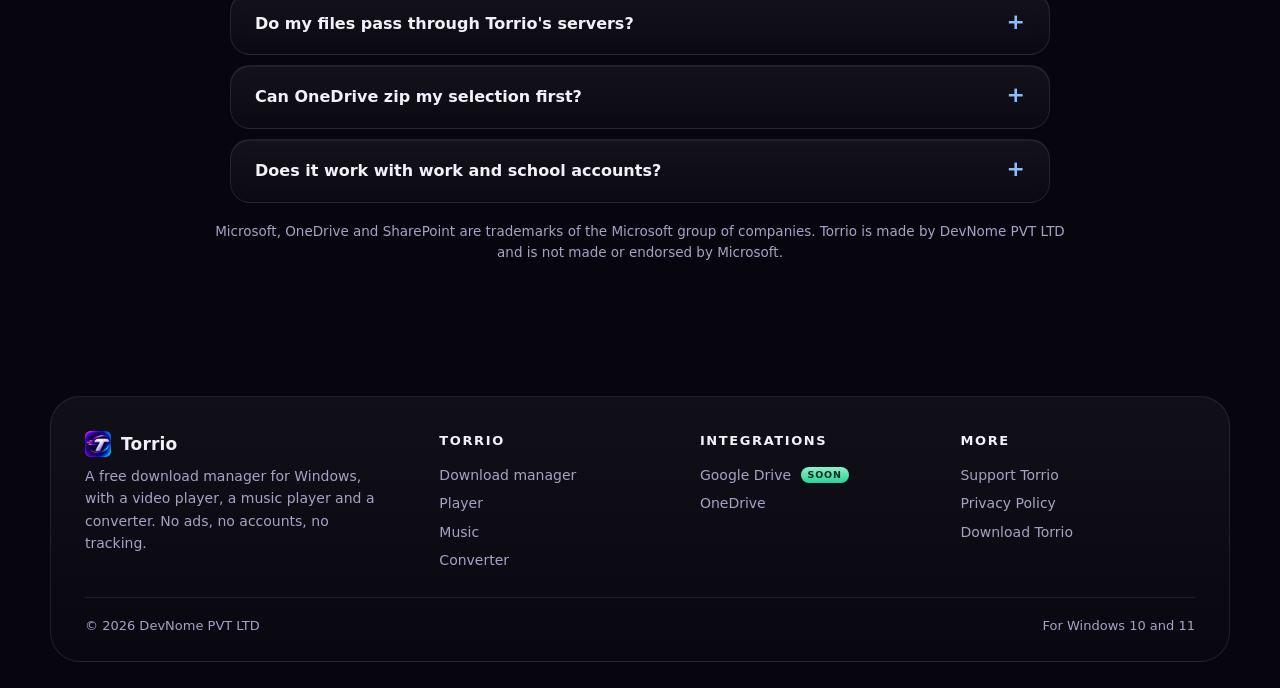
<file: onedrive/index.html>
<!DOCTYPE html>
<html lang="en">
<head>
<meta charset="utf-8">
<meta name="viewport" content="width=device-width, initial-scale=1">
<title>OneDrive in Torrio: Download Whole Folders from OneDrive at Once</title>
<meta name="description" content="Torrio's OneDrive integration: sign in with Microsoft, tick files and folders in your OneDrive or a OneDrive or SharePoint shared link, and download them all at once, in the same folder structure. Read-only access, nothing leaves your PC.">
<meta name="robots" content="index, follow">
<link rel="canonical" href="https://torrio.devnome.com/onedrive/">
<meta name="application-name" content="Torrio">
<meta name="author" content="DevNome PVT LTD">
<meta property="og:type" content="website">
<meta property="og:site_name" content="Torrio">
<meta property="og:url" content="https://torrio.devnome.com/onedrive/">
<meta property="og:title" content="OneDrive in Torrio: download whole folders at once">
<meta property="og:description" content="Tick files and folders on OneDrive and download them all as one download, with the same folder structure. Read-only, and your files go straight to your PC.">
<meta property="og:image" content="https://torrio.devnome.com/assets/og-image.jpg">
<meta name="theme-color" content="#0b0820">
<link rel="icon" type="image/png" sizes="32x32" href="../assets/favicon-32.png">
<link rel="apple-touch-icon" href="../assets/apple-touch-icon.png">
<link rel="stylesheet" href="../assets/site.css">
<script type="application/ld+json">
{
  "@context": "https://schema.org",
  "@graph": [
    {
      "@type": "BreadcrumbList",
      "itemListElement": [
        { "@type": "ListItem", "position": 1, "name": "Torrio", "item": "https://torrio.devnome.com/" },
        { "@type": "ListItem", "position": 2, "name": "OneDrive", "item": "https://torrio.devnome.com/onedrive/" }
      ]
    },
    {
      "@type": "FAQPage",
      "mainEntity": [
        { "@type": "Question", "name": "Can Torrio change or delete my OneDrive files?", "acceptedAnswer": { "@type": "Answer", "text": "No. Torrio asks Microsoft for read-only access. It can list and download your files, and nothing else." } },
        { "@type": "Question", "name": "Do my files pass through Torrio's servers?", "acceptedAnswer": { "@type": "Answer", "text": "No. Torrio has no servers for this. Files are downloaded directly from Microsoft to your PC." } },
        { "@type": "Question", "name": "Can OneDrive zip my selection first?", "acceptedAnswer": { "@type": "Answer", "text": "OneDrive doesn't offer zipping to apps. Torrio downloads the files several at a time and, if you tick Save as one .zip, packs them into one .zip on your PC when they've all arrived." } },
        { "@type": "Question", "name": "Does it work with work and school accounts?", "acceptedAnswer": { "@type": "Answer", "text": "Yes, with personal Microsoft accounts and with work or school accounts, including SharePoint shared links, unless your organisation blocks apps from signing in." } }
      ]
    }
  ]
}
</script>
</head>
<body data-page="onedrive">
<svg width="0" height="0" style="position:absolute" aria-hidden="true">
  <defs><linearGradient id="sweep" x1="0" y1="0" x2="1" y2="1"><stop offset="0" stop-color="#ff4fd8"/><stop offset=".45" stop-color="#8b3dff"/><stop offset="1" stop-color="#19d9ff"/></linearGradient></defs>
</svg>
<header>
  <div class="wrap">
    <a class="brand" href="../"><img src="../assets/logo-64.png" alt="" width="32" height="32">Torrio</a>
    <nav aria-label="Main">
      <a href="../">Torrio</a>
      <a href="../player/">Player</a>
      <a href="../music/">Music</a>
      <a href="../converter/">Converter</a>
      <a href="../google-drive/">Google Drive <span class="soon">Soon</span></a>
      <a href="../onedrive/" aria-current="page">OneDrive</a>
      <a href="../support/">Support</a>
      <a class="nav-cta dl-link" href="https://github.com/XDevNome/torrio-site/releases/latest">Download</a>
    </nav>
  </div>
</header>
<main id="top">
  <div class="hero addon-hero">
    <div class="wrap">
      <div class="cards" data-active="onedrive"></div>
      <h1><span class="h1-kicker">OneDrive integration</span>Whole folders from OneDrive, <span class="grad">in one go.</span></h1>
      <p class="lead">Sign in with your Microsoft account, tick the files and folders you want, and Torrio downloads them all as one download, in the same folder structure, several files at a time.</p>
      <div class="cta">
        <a class="btn btn-main dl-link" href="https://github.com/XDevNome/torrio-site/releases/latest">
          <svg viewBox="0 0 24 24" fill="none" stroke="currentColor" stroke-width="2.4" stroke-linecap="round" stroke-linejoin="round"><path d="M12 3v12M6 10l6 6 6-6M4 21h16"/></svg>
          <span class="dl-text">Download Torrio for Windows</span>
        </a>
        <a class="btn btn-ghost" href="#data">How your data is handled</a>
      </div>
      <div class="meta">Free · Windows 10 and 11 · in Torrio 1.0.6 and later · read-only access</div>
    </div>
  </div>

  <section id="how">
    <div class="wrap">
      <div class="center">
        <div class="kicker grad">How it works</div>
        <h2>Three steps, then it runs by itself</h2>
      </div>
      <div class="steps">
        <div class="step"><h3>Sign in with Microsoft</h3><p>Open OneDrive in Torrio's sidebar and press Sign in with Microsoft. Microsoft's own sign-in page opens in your browser, and you choose what to allow there.</p></div>
        <div class="step"><h3>Tick what you want</h3><p>Browse your files, or paste a OneDrive or SharePoint link someone shared with you. Tick files and whole folders.</p></div>
        <div class="step"><h3>Download</h3><p>Everything you ticked becomes one download in Torrio's list. Its details show every file and how far each one has got.</p></div>
      </div>
    </div>
  </section>

  <section id="features" style="padding-top:0">
    <div class="wrap">
      <div class="features">
        <div class="card"><div class="ico"><svg viewBox="0 0 24 24" fill="none" stroke-width="2" stroke-linecap="round" stroke-linejoin="round"><path d="M3 7a2 2 0 012-2h4l2 2h8a2 2 0 012 2v8a2 2 0 01-2 2H5a2 2 0 01-2-2z"/></svg></div><h3>Same folder structure</h3><p>Folders arrive with everything inside them, sub-folders and empty folders included, exactly as they are on OneDrive.</p></div>
        <div class="card"><div class="ico"><svg viewBox="0 0 24 24" fill="none" stroke-width="2" stroke-linecap="round" stroke-linejoin="round"><path d="M13 2L4 14h7l-1 8 9-12h-7z"/></svg></div><h3>Several files at once</h3><p>Torrio downloads a few files at the same time, each over several connections, and can pause and resume.</p></div>
        <div class="card"><div class="ico"><svg viewBox="0 0 24 24" fill="none" stroke-width="2" stroke-linecap="round" stroke-linejoin="round"><rect x="5" y="3" width="14" height="18" rx="2"/><path d="M12 3v2M12 7v2M12 11v2M10 15h4v3h-4z"/></svg></div><h3>One .zip if you like</h3><p>Tick Save as one .zip and everything is packed into a single .zip on your PC once it has all arrived.</p></div>
        <div class="card"><div class="ico"><svg viewBox="0 0 24 24" fill="none" stroke-width="2" stroke-linecap="round" stroke-linejoin="round"><path d="M10 13a5 5 0 007 0l3-3a5 5 0 00-7-7l-1 1"/><path d="M14 11a5 5 0 00-7 0l-3 3a5 5 0 007 7l1-1"/></svg></div><h3>Shared links</h3><p>Paste a OneDrive or SharePoint link to a folder or file that someone shared with you, and download it the same way.</p></div>
        <div class="card"><div class="ico"><svg viewBox="0 0 24 24" fill="none" stroke-width="2" stroke-linecap="round" stroke-linejoin="round"><circle cx="9" cy="8" r="3.5"/><path d="M3 20a6 6 0 0112 0M16 4.5a3.5 3.5 0 010 7M21 20a6 6 0 00-4-5.6"/></svg></div><h3>Personal, work and school</h3><p>Works with personal Microsoft accounts and with work or school accounts, unless your organisation blocks apps from signing in.</p></div>
        <div class="card"><div class="ico"><svg viewBox="0 0 24 24" fill="none" stroke-width="2" stroke-linecap="round" stroke-linejoin="round"><rect x="5" y="11" width="14" height="10" rx="2"/><path d="M8 11V8a4 4 0 018 0v3"/></svg></div><h3>Read-only</h3><p>Torrio can list and download your files. It can't change, move, share or delete anything on your OneDrive.</p></div>
      </div>
    </div>
  </section>

  <section id="data" style="padding-top:0">
    <div class="wrap">
      <div class="center">
        <div class="kicker grad">Your Microsoft data</div>
        <h2>What Torrio accesses, and why</h2>
        <p class="sub">The full details are in our <a href="../privacy/#onedrive">Privacy Policy</a>.</p>
      </div>
      <div class="data-box">
        <h3>What Torrio asks Microsoft for</h3>
        <ul>
          <li><b>Read all files you can access</b> (<code>Files.Read.All</code>), read-only: to list and download your files, files shared with you and shared links.</li>
          <li><b>Sign you in and read your profile</b> (<code>User.Read</code>): to show which account is signed in.</li>
          <li><b>Keep access</b> (<code>offline_access</code>): so you don't have to sign in again every hour or every time you open Torrio.</li>
        </ul>
        <h3>What Torrio reads, and what it does with it</h3>
        <ul>
          <li><b>File and folder names, sizes and dates</b>: to show your OneDrive in Torrio so you can choose what to download.</li>
          <li><b>The contents of the files you choose</b>: downloaded to the folder you pick on your PC. Nothing is downloaded unless you choose it.</li>
          <li><b>Your account name and email address</b>: shown in Torrio so you can see which account is signed in.</li>
        </ul>
        <h3>Where it's kept</h3>
        <ul>
          <li>Everything stays <b>on your PC</b>. Torrio has no servers for this, and your files and data are <b>never sent to DevNome</b> or anyone else.</li>
          <li>Your sign-in is stored on your PC, <b>encrypted by Windows</b> for your Windows account only.</li>
          <li>Your data is <b>never sold, never used for advertising</b>, and never used to train AI or machine-learning models.</li>
        </ul>
        <h3>Stopping access</h3>
        <p>Press <b>Sign out</b> in Torrio's OneDrive section to delete the saved sign-in from your PC. You can also remove Torrio's access at any time: for a personal account at <a href="https://account.live.com/consent/Manage" target="_blank" rel="noopener">account.live.com/consent/Manage</a>, for a work or school account at <a href="https://myapps.microsoft.com" target="_blank" rel="noopener">myapps.microsoft.com</a>. Files you've already downloaded stay on your PC until you delete them.</p>
      </div>
    </div>
  </section>

  <section id="faq" style="padding-top:0">
    <div class="wrap">
      <div class="center">
        <div class="kicker grad">Questions</div>
        <h2>Good to know</h2>
      </div>
      <div class="faq">
        <details><summary>Can Torrio change or delete my OneDrive files?</summary><p>No. Torrio asks Microsoft for read-only access. It can list and download your files, and nothing else.</p></details>
        <details><summary>Do my files pass through Torrio's servers?</summary><p>No. Torrio has no servers for this. Files are downloaded directly from Microsoft to your PC.</p></details>
        <details><summary>Can OneDrive zip my selection first?</summary><p>OneDrive doesn't offer zipping to apps. Torrio downloads the files several at a time and, if you tick Save as one .zip, packs them into one .zip on your PC when they've all arrived.</p></details>
        <details><summary>Does it work with work and school accounts?</summary><p>Yes, with personal Microsoft accounts and with work or school accounts, including SharePoint shared links, unless your organisation blocks apps from signing in.</p></details>
      </div>
      <p class="fineprint">Microsoft, OneDrive and SharePoint are trademarks of the Microsoft group of companies. Torrio is made by DevNome PVT LTD and is not made or endorsed by Microsoft.</p>
    </div>
  </section>
</main>
<footer>
  <div class="wrap">
    <div class="about"><a class="brand" href="../"><img src="../assets/logo-64.png" alt="" width="26" height="26">Torrio</a><p>A free download manager for Windows, with a video player, a music player and a converter. No ads, no accounts, no tracking.</p></div>
    <div class="col"><h4>Torrio</h4><a href="../">Download manager</a><a href="../player/">Player</a><a href="../music/">Music</a><a href="../converter/">Converter</a></div>
    <div class="col"><h4>Integrations</h4><a href="../google-drive/">Google Drive <span class="soon">Soon</span></a><a href="../onedrive/">OneDrive</a></div>
    <div class="col"><h4>More</h4><a href="../support/" data-support>Support Torrio</a><a href="../privacy/">Privacy Policy</a><a class="dl-link" href="https://github.com/XDevNome/torrio-site/releases/latest">Download Torrio</a></div>
    <div class="legal"><span>© <span id="year">2026</span> DevNome PVT LTD</span><span>For Windows 10 and 11</span></div>
  </div>
</footer>
<script>
document.getElementById("year").textContent = new Date().getFullYear();
fetch("../latest.json", { cache: "no-store" })
  .then(r => r.ok ? r.json() : Promise.reject(r.status))
  .then(m => {
    if (!m || !m.url || !m.version) return;
    document.querySelectorAll(".dl-link").forEach(a => a.href = m.url);
    document.querySelectorAll(".dl-text").forEach(t => t.textContent = "Download Torrio " + m.version);
  })
  .catch(() => {});
</script>
<script src="../assets/cards.js" defer></script>
<script src="../assets/support.js" defer></script>
</body>
</html>
</file>
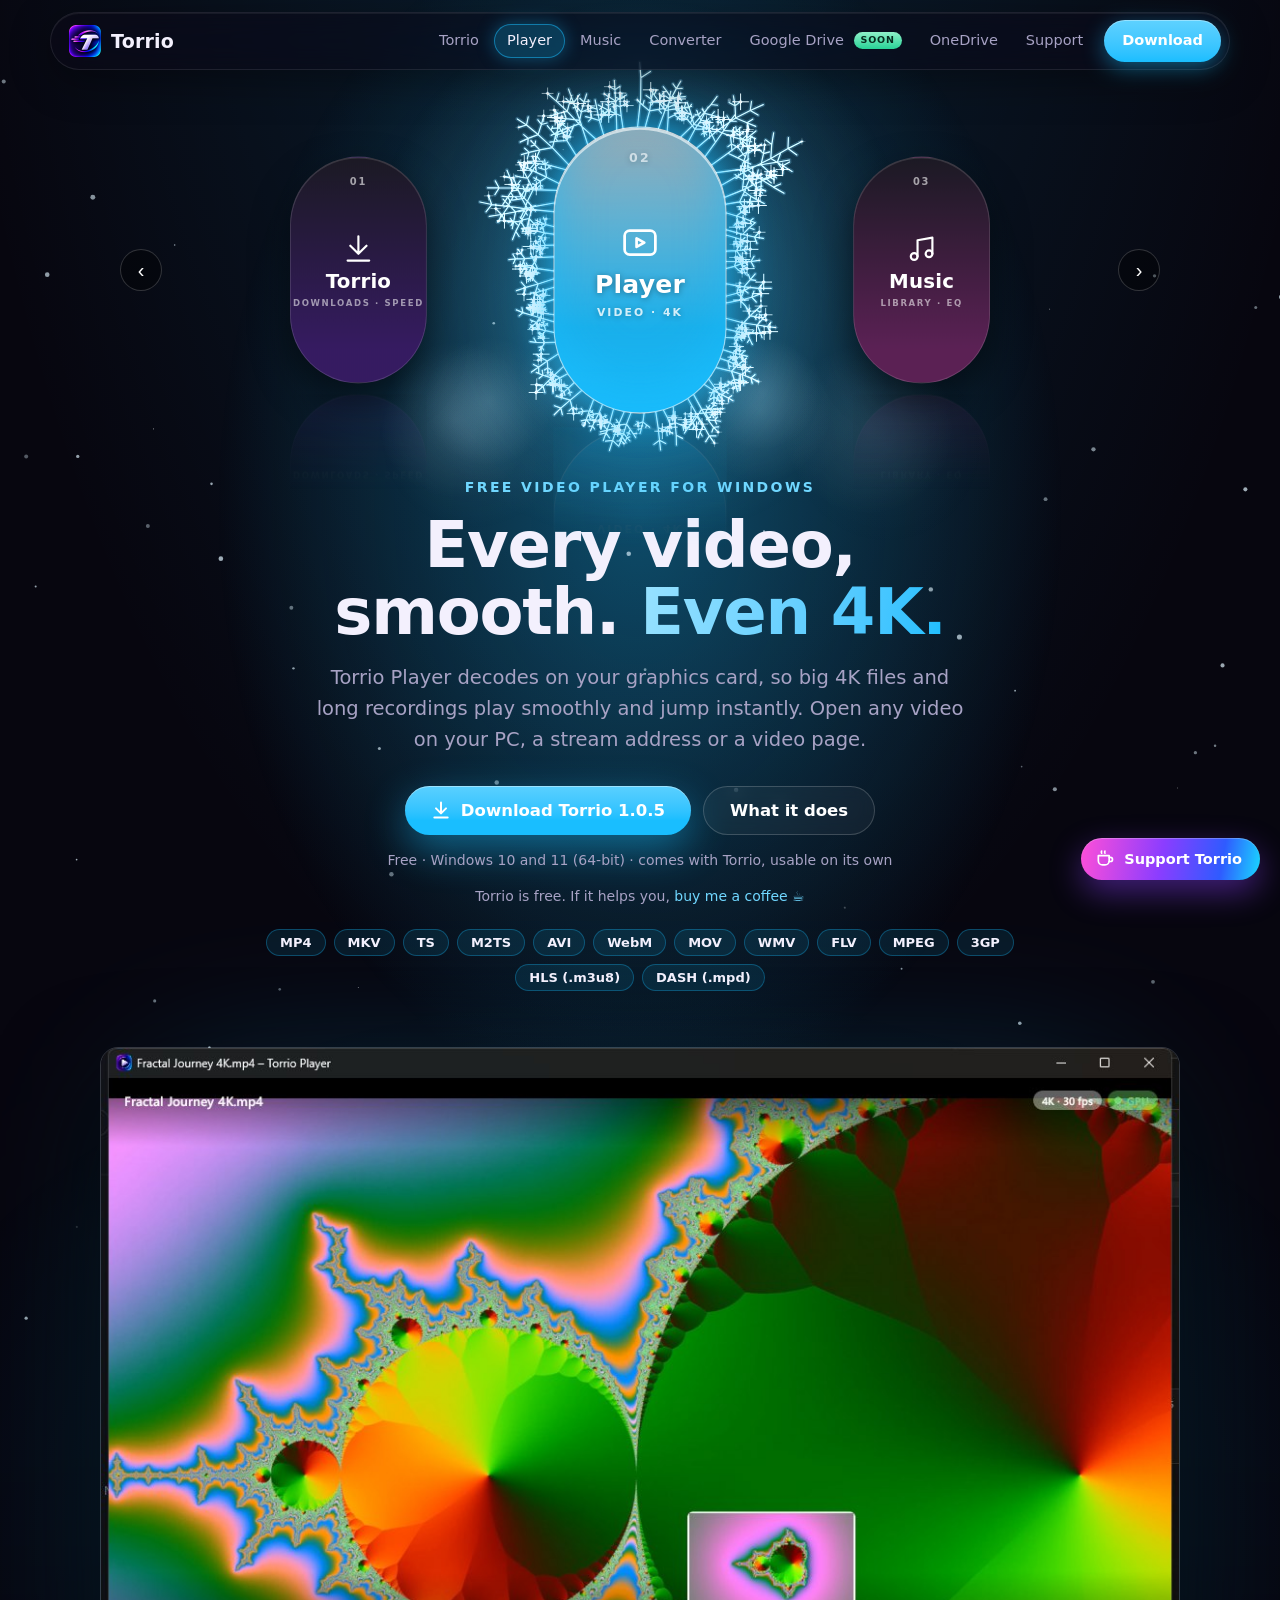
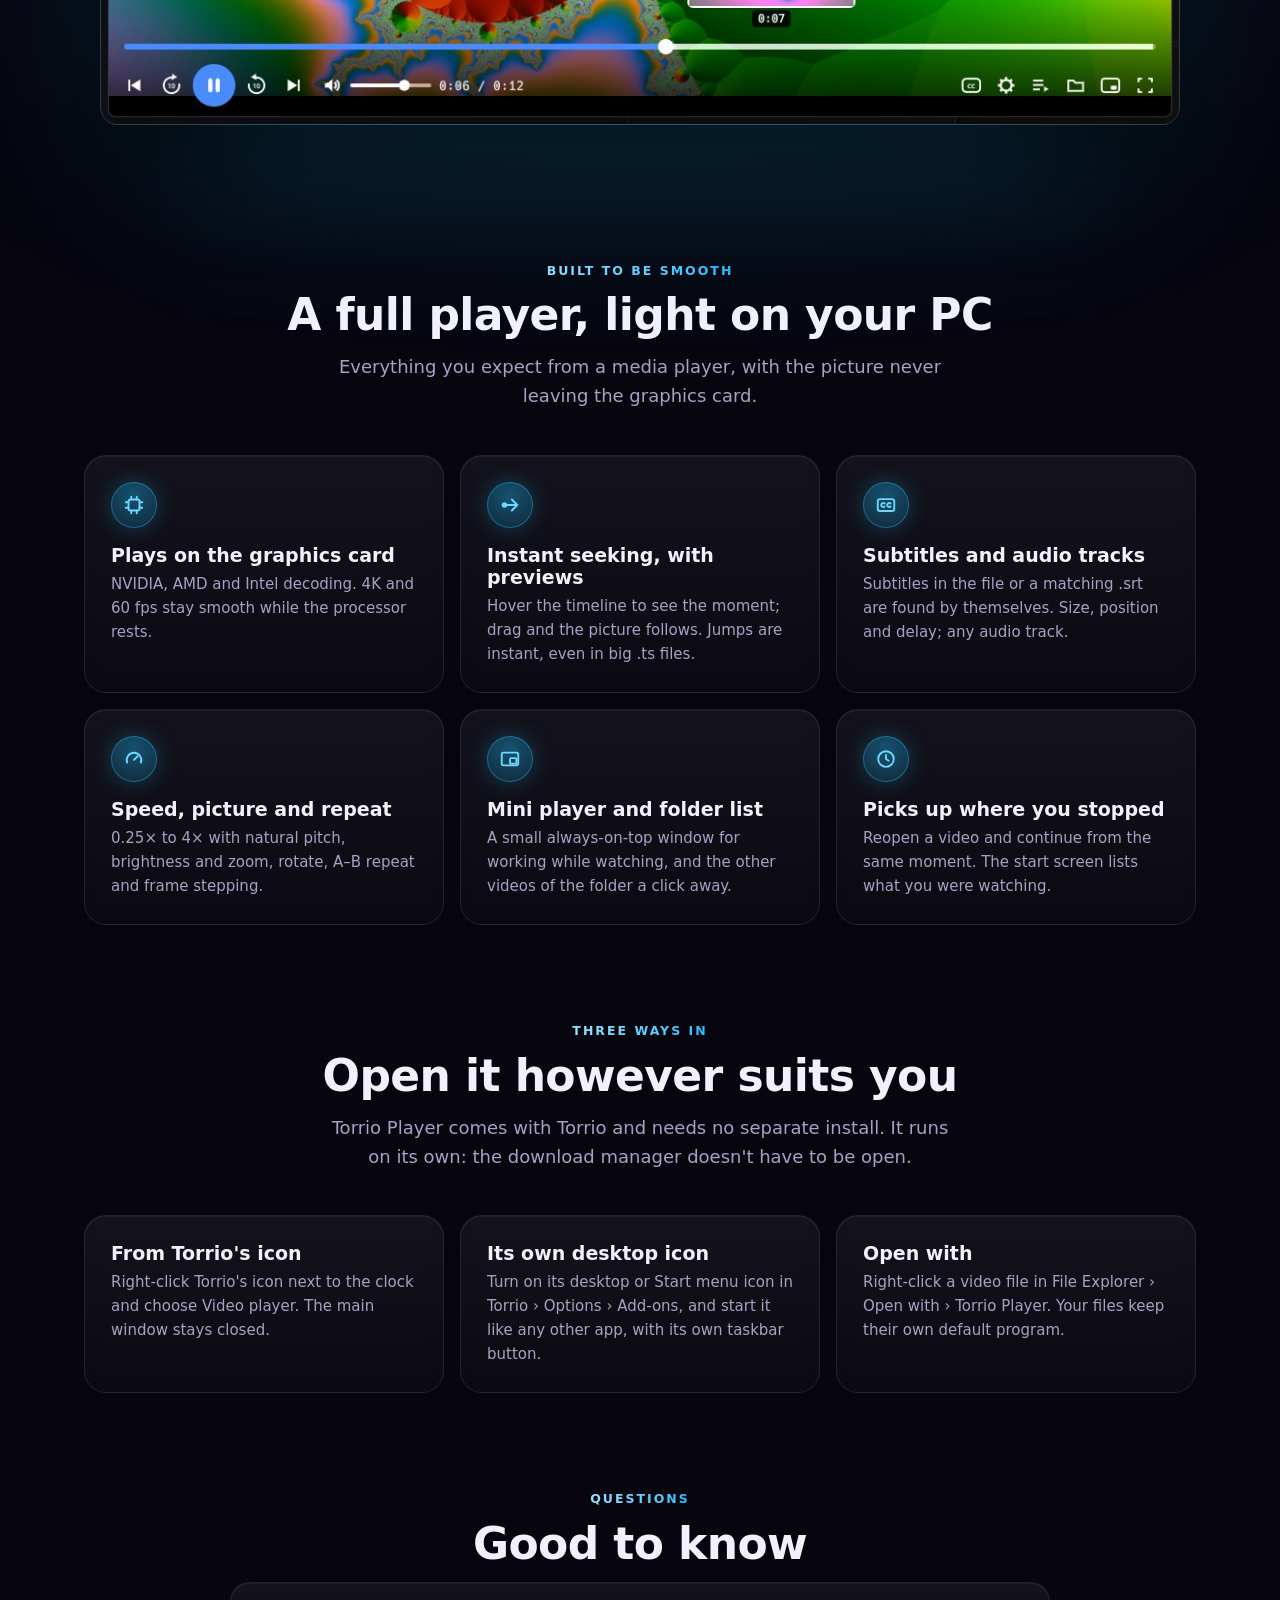
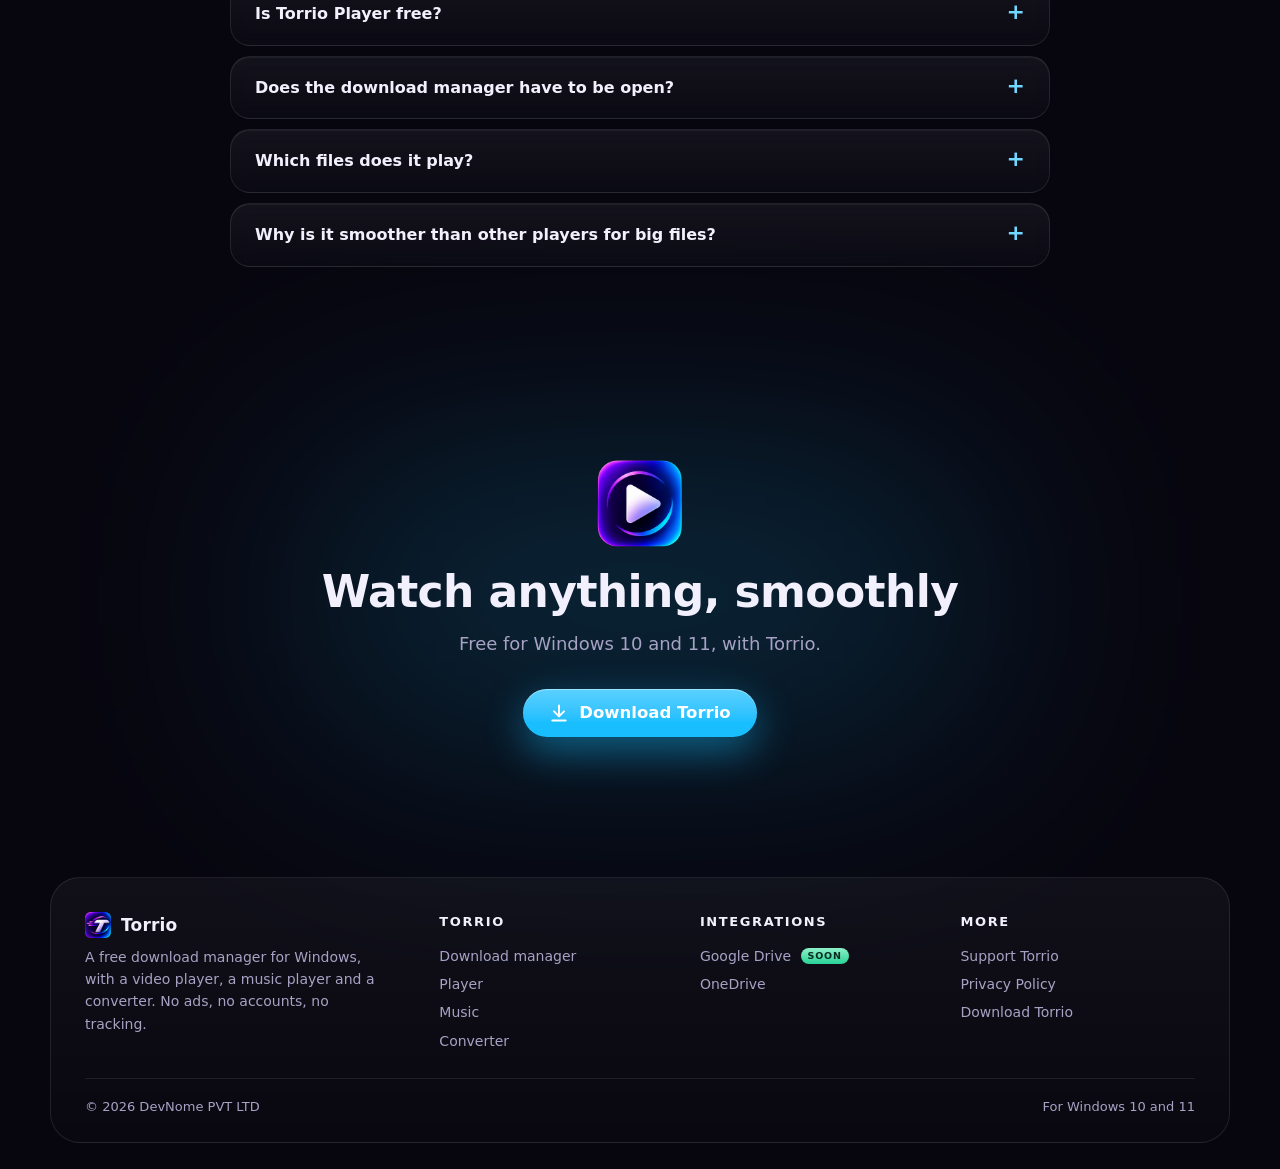
<file: player/index.html>
<!DOCTYPE html>
<html lang="en">
<head>
<meta charset="utf-8">
<meta name="viewport" content="width=device-width, initial-scale=1">
<title>Torrio Player: Free 4K Video Player for Windows, Smooth on the Graphics Card</title>
<meta name="description" content="Torrio Player is a free video player for Windows that plays on the graphics card: smooth 4K and 60 fps, instant seeking with previews, subtitles, audio tracks, speed, mini player and resume. Plays MP4, MKV, TS, AVI, WebM, MOV and more.">
<meta name="robots" content="index, follow, max-image-preview:large">
<link rel="canonical" href="https://torrio.devnome.com/player/">
<meta name="application-name" content="Torrio">
<meta name="author" content="DevNome PVT LTD">
<meta property="og:type" content="website">
<meta property="og:site_name" content="Torrio">
<meta property="og:url" content="https://torrio.devnome.com/player/">
<meta property="og:title" content="Torrio Player: smooth 4K video player for Windows">
<meta property="og:description" content="Plays any video on the graphics card: smooth 4K, instant seeking with previews, subtitles, audio tracks, mini player. Free.">
<meta property="og:image" content="https://torrio.devnome.com/assets/screen-player.jpg">
<meta property="og:image:alt" content="Torrio Player playing a 4K video on the graphics card, with a preview picture above the timeline">
<meta name="twitter:card" content="summary_large_image">
<meta name="twitter:title" content="Torrio Player: smooth 4K video player for Windows">
<meta name="twitter:description" content="Plays any video on the graphics card: smooth 4K, instant seeking with previews, subtitles, audio tracks, mini player. Free.">
<meta name="twitter:image" content="https://torrio.devnome.com/assets/screen-player.jpg">
<meta name="theme-color" content="#0b0820">
<link rel="icon" type="image/png" sizes="96x96" href="../assets/player-96.png">
<link rel="apple-touch-icon" href="../assets/player-512.png">
<link rel="stylesheet" href="../assets/site.css">
<script type="application/ld+json">
{
  "@context": "https://schema.org",
  "@graph": [
    {
      "@type": "SoftwareApplication",
      "name": "Torrio Player",
      "description": "Torrio Player is a free video player for Windows that plays on the graphics card: smooth 4K and 60 fps, instant seeking with previews, subtitles, audio tracks, speed, mini player and resume. Plays MP4, MKV, TS, AVI, WebM, MOV and more.",
      "url": "https://torrio.devnome.com/player/",
      "downloadUrl": "https://github.com/XDevNome/torrio-site/releases/latest",
      "applicationCategory": "MultimediaApplication",
      "operatingSystem": "Windows 10, Windows 11",
      "image": "https://torrio.devnome.com/assets/player-512.png",
      "screenshot": "https://torrio.devnome.com/assets/screen-player.jpg",
      "isAccessibleForFree": true,
      "offers": { "@type": "Offer", "price": "0", "priceCurrency": "USD" },
      "isPartOf": { "@type": "SoftwareApplication", "name": "Torrio", "url": "https://torrio.devnome.com/" },
      "publisher": { "@type": "Organization", "name": "DevNome PVT LTD", "url": "https://torrio.devnome.com/" }
    },
    {
      "@type": "BreadcrumbList",
      "itemListElement": [
        { "@type": "ListItem", "position": 1, "name": "Torrio", "item": "https://torrio.devnome.com/" },
        { "@type": "ListItem", "position": 2, "name": "Torrio Player", "item": "https://torrio.devnome.com/player/" }
      ]
    },
    {
      "@type": "FAQPage",
      "mainEntity": [
        { "@type": "Question", "name": "Is Torrio Player free?", "acceptedAnswer": { "@type": "Answer", "text": "Yes. It comes with Torrio, which is free, with no ads and no account." } },
        { "@type": "Question", "name": "Does the download manager have to be open?", "acceptedAnswer": { "@type": "Answer", "text": "No. Torrio Player can be opened from its own desktop icon or from File Explorer, and runs on its own." } },
        { "@type": "Question", "name": "Which files does it play?", "acceptedAnswer": { "@type": "Answer", "text": "MP4, MKV, TS, M2TS, AVI, WebM, MOV, WMV, FLV, MPEG, 3GP and more, plus stream addresses (HLS and DASH) and video pages through Torrio's video tools." } },
        { "@type": "Question", "name": "Why is it smoother than other players for big files?", "acceptedAnswer": { "@type": "Answer", "text": "It uses the libmpv engine and your graphics card to decode and show the picture, so even 4K plays without using much of the processor." } }
      ]
    }
  ]
}
</script>
</head>
<body data-page="player">
<svg width="0" height="0" style="position:absolute" aria-hidden="true">
  <defs><linearGradient id="sweep" x1="0" y1="0" x2="1" y2="1"><stop offset="0" stop-color="#ff4fd8"/><stop offset=".45" stop-color="#8b3dff"/><stop offset="1" stop-color="#19d9ff"/></linearGradient></defs>
</svg>
<header>
  <div class="wrap">
    <a class="brand" href="../"><img src="../assets/logo-64.png" alt="" width="32" height="32">Torrio</a>
    <nav aria-label="Main">
      <a href="../">Torrio</a>
      <a href="../player/" aria-current="page">Player</a>
      <a href="../music/">Music</a>
      <a href="../converter/">Converter</a>
      <a href="../google-drive/">Google Drive <span class="soon">Soon</span></a>
      <a href="../onedrive/">OneDrive</a>
      <a href="../support/">Support</a>
      <a class="nav-cta dl-link" href="https://github.com/XDevNome/torrio-site/releases/latest">Download</a>
    </nav>
  </div>
</header>
<main id="top">
  <div class="hero addon-hero">
    <div class="wrap">
      <div class="cards" data-active="player"></div>
      <h1><span class="h1-kicker">Free video player for Windows</span>Every video, smooth. <span class="grad">Even 4K.</span></h1>
      <p class="lead">Torrio Player decodes on your graphics card, so big 4K files and long recordings play smoothly and jump instantly. Open any video on your PC, a stream address or a video page.</p>
      <div class="cta">
        <a class="btn btn-main dl-link" href="https://github.com/XDevNome/torrio-site/releases/latest">
          <svg viewBox="0 0 24 24" fill="none" stroke="currentColor" stroke-width="2.4" stroke-linecap="round" stroke-linejoin="round"><path d="M12 3v12M6 10l6 6 6-6M4 21h16"/></svg>
          <span class="dl-text">Download Torrio for Windows</span>
        </a>
        <a class="btn btn-ghost" href="#features">What it does</a>
      </div>
      <div class="meta dl-meta">Free · Windows 10 and 11 (64-bit) · comes with Torrio, usable on its own</div>
      <div class="meta">Torrio is free. If it helps you, <a href="../support/" data-support>buy me a coffee ☕</a></div>
      <div class="pills" aria-label="Formats"><span>MP4</span><span>MKV</span><span>TS</span><span>M2TS</span><span>AVI</span><span>WebM</span><span>MOV</span><span>WMV</span><span>FLV</span><span>MPEG</span><span>3GP</span><span>HLS (.m3u8)</span><span>DASH (.mpd)</span></div>
      <div class="shot"><img src="../assets/screen-player.jpg" alt="Torrio Player playing a 4K video on the graphics card, with a preview picture above the timeline" fetchpriority="high" decoding="async"></div>
    </div>
  </div>
  <section id="features">
    <div class="wrap">
      <div class="center">
        <div class="kicker grad">Built to be smooth</div>
        <h2>A full player, light on your PC</h2>
        <p class="sub">Everything you expect from a media player, with the picture never leaving the graphics card.</p>
      </div>
      <div class="features">
        <div class="card"><div class="ico"><svg viewBox="0 0 24 24" fill="none" stroke-width="2" stroke-linecap="round" stroke-linejoin="round"><rect x="6" y="6" width="12" height="12" rx="2"/><path d="M9 3v3M15 3v3M9 18v3M15 18v3M3 9h3M3 15h3M18 9h3M18 15h3"/></svg></div><h3>Plays on the graphics card</h3><p>NVIDIA, AMD and Intel decoding. 4K and 60 fps stay smooth while the processor rests.</p></div>
        <div class="card"><div class="ico"><svg viewBox="0 0 24 24" fill="none" stroke-width="2" stroke-linecap="round" stroke-linejoin="round"><path d="M4 12h16M14 6l6 6-6 6"/><circle cx="6" cy="12" r="2"/></svg></div><h3>Instant seeking, with previews</h3><p>Hover the timeline to see the moment; drag and the picture follows. Jumps are instant, even in big .ts files.</p></div>
        <div class="card"><div class="ico"><svg viewBox="0 0 24 24" fill="none" stroke-width="2" stroke-linecap="round" stroke-linejoin="round"><rect x="3" y="5.5" width="18" height="13" rx="2.5"/><path d="M10.5 10.3a2.2 2.2 0 1 0 0 3.4M17 10.3a2.2 2.2 0 1 0 0 3.4"/></svg></div><h3>Subtitles and audio tracks</h3><p>Subtitles in the file or a matching .srt are found by themselves. Size, position and delay; any audio track.</p></div>
        <div class="card"><div class="ico"><svg viewBox="0 0 24 24" fill="none" stroke-width="2" stroke-linecap="round" stroke-linejoin="round"><path d="M4.5 16a8 8 0 1 1 15 0"/><path d="M12 13l4-4"/></svg></div><h3>Speed, picture and repeat</h3><p>0.25× to 4× with natural pitch, brightness and zoom, rotate, A–B repeat and frame stepping.</p></div>
        <div class="card"><div class="ico"><svg viewBox="0 0 24 24" fill="none" stroke-width="2" stroke-linecap="round" stroke-linejoin="round"><rect x="3" y="5" width="18" height="14" rx="2"/><rect x="12" y="11" width="7" height="6" rx="1"/></svg></div><h3>Mini player and folder list</h3><p>A small always-on-top window for working while watching, and the other videos of the folder a click away.</p></div>
        <div class="card"><div class="ico"><svg viewBox="0 0 24 24" fill="none" stroke-width="2" stroke-linecap="round" stroke-linejoin="round"><circle cx="12" cy="12" r="8.5"/><path d="M12 7.5V12l3 2"/></svg></div><h3>Picks up where you stopped</h3><p>Reopen a video and continue from the same moment. The start screen lists what you were watching.</p></div>
      </div>
    </div>
  </section>

  <section id="open" style="padding-top:0">
    <div class="wrap">
      <div class="center">
        <div class="kicker grad">Three ways in</div>
        <h2>Open it however suits you</h2>
        <p class="sub">Torrio Player comes with Torrio and needs no separate install. It runs on its own: the download manager doesn't have to be open.</p>
      </div>
      <div class="ways">
        <div class="card"><h3>From Torrio's icon</h3><p>Right-click Torrio's icon next to the clock and choose Video player. The main window stays closed.</p></div>
        <div class="card"><h3>Its own desktop icon</h3><p>Turn on its desktop or Start menu icon in Torrio › Options › Add-ons, and start it like any other app, with its own taskbar button.</p></div>
        <div class="card"><h3>Open with</h3><p>Right-click a video file in File Explorer › Open with › Torrio Player. Your files keep their own default program.</p></div>
      </div>
    </div>
  </section>
  <section id="faq" style="padding-top:0">
    <div class="wrap">
      <div class="center">
        <div class="kicker grad">Questions</div>
        <h2>Good to know</h2>
      </div>
      <div class="faq">
        <details><summary>Is Torrio Player free?</summary><p>Yes. It comes with Torrio, which is free, with no ads and no account.</p></details>
        <details><summary>Does the download manager have to be open?</summary><p>No. Torrio Player can be opened from its own desktop icon or from File Explorer, and runs on its own.</p></details>
        <details><summary>Which files does it play?</summary><p>MP4, MKV, TS, M2TS, AVI, WebM, MOV, WMV, FLV, MPEG, 3GP and more, plus stream addresses (HLS and DASH) and video pages through Torrio's video tools.</p></details>
        <details><summary>Why is it smoother than other players for big files?</summary><p>It uses the libmpv engine and your graphics card to decode and show the picture, so even 4K plays without using much of the processor.</p></details>
      </div>
    </div>
  </section>
  <div class="final">
    <div class="wrap">
      <img src="../assets/player-512.png" alt="" width="88" height="88" loading="lazy" style="border-radius:22px">
      <h2>Watch anything, smoothly</h2>
      <p class="sub" style="margin:0 auto 30px">Free for Windows 10 and 11, with Torrio.</p>
      <a class="btn btn-main dl-link" href="https://github.com/XDevNome/torrio-site/releases/latest">
        <svg viewBox="0 0 24 24" fill="none" stroke="currentColor" stroke-width="2.4" stroke-linecap="round" stroke-linejoin="round"><path d="M12 3v12M6 10l6 6 6-6M4 21h16"/></svg>
        Download Torrio
      </a>
    </div>
  </div>
</main>
<footer>
  <div class="wrap">
    <div class="about"><a class="brand" href="../"><img src="../assets/logo-64.png" alt="" width="26" height="26">Torrio</a><p>A free download manager for Windows, with a video player, a music player and a converter. No ads, no accounts, no tracking.</p></div>
    <div class="col"><h4>Torrio</h4><a href="../">Download manager</a><a href="../player/">Player</a><a href="../music/">Music</a><a href="../converter/">Converter</a></div>
    <div class="col"><h4>Integrations</h4><a href="../google-drive/">Google Drive <span class="soon">Soon</span></a><a href="../onedrive/">OneDrive</a></div>
    <div class="col"><h4>More</h4><a href="../support/" data-support>Support Torrio</a><a href="../privacy/">Privacy Policy</a><a class="dl-link" href="https://github.com/XDevNome/torrio-site/releases/latest">Download Torrio</a></div>
    <div class="legal"><span>© <span id="year">2026</span> DevNome PVT LTD</span><span>For Windows 10 and 11</span></div>
  </div>
</footer>
<script>
document.getElementById("year").textContent = new Date().getFullYear();
fetch("../latest.json", { cache: "no-store" })
  .then(r => r.ok ? r.json() : Promise.reject(r.status))
  .then(m => {
    if (!m || !m.url || !m.version) return;
    document.querySelectorAll(".dl-link").forEach(a => a.href = m.url);
    document.querySelectorAll(".dl-text").forEach(t => t.textContent = "Download Torrio " + m.version);
  })
  .catch(() => {});
</script>
<script src="../assets/cards.js" defer></script>
<script src="../assets/support.js" defer></script>
</body>
</html>
</file>
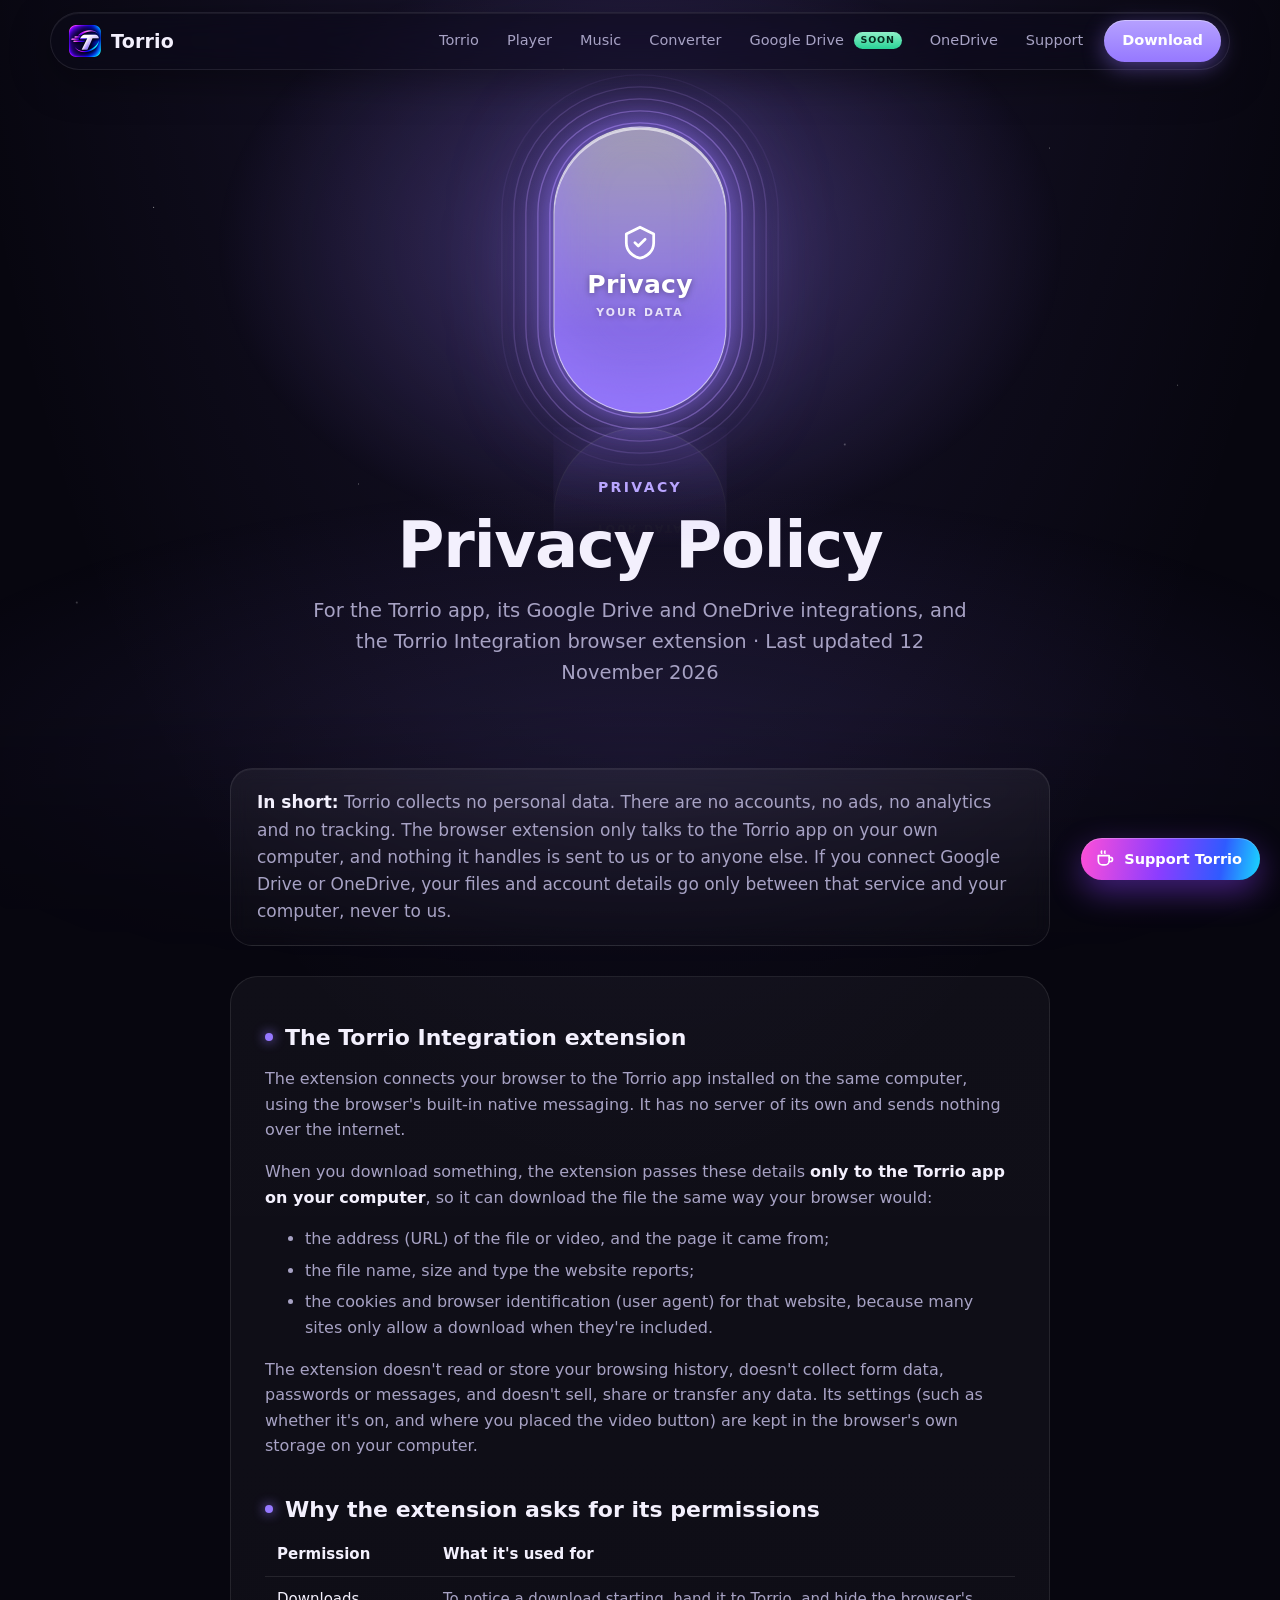
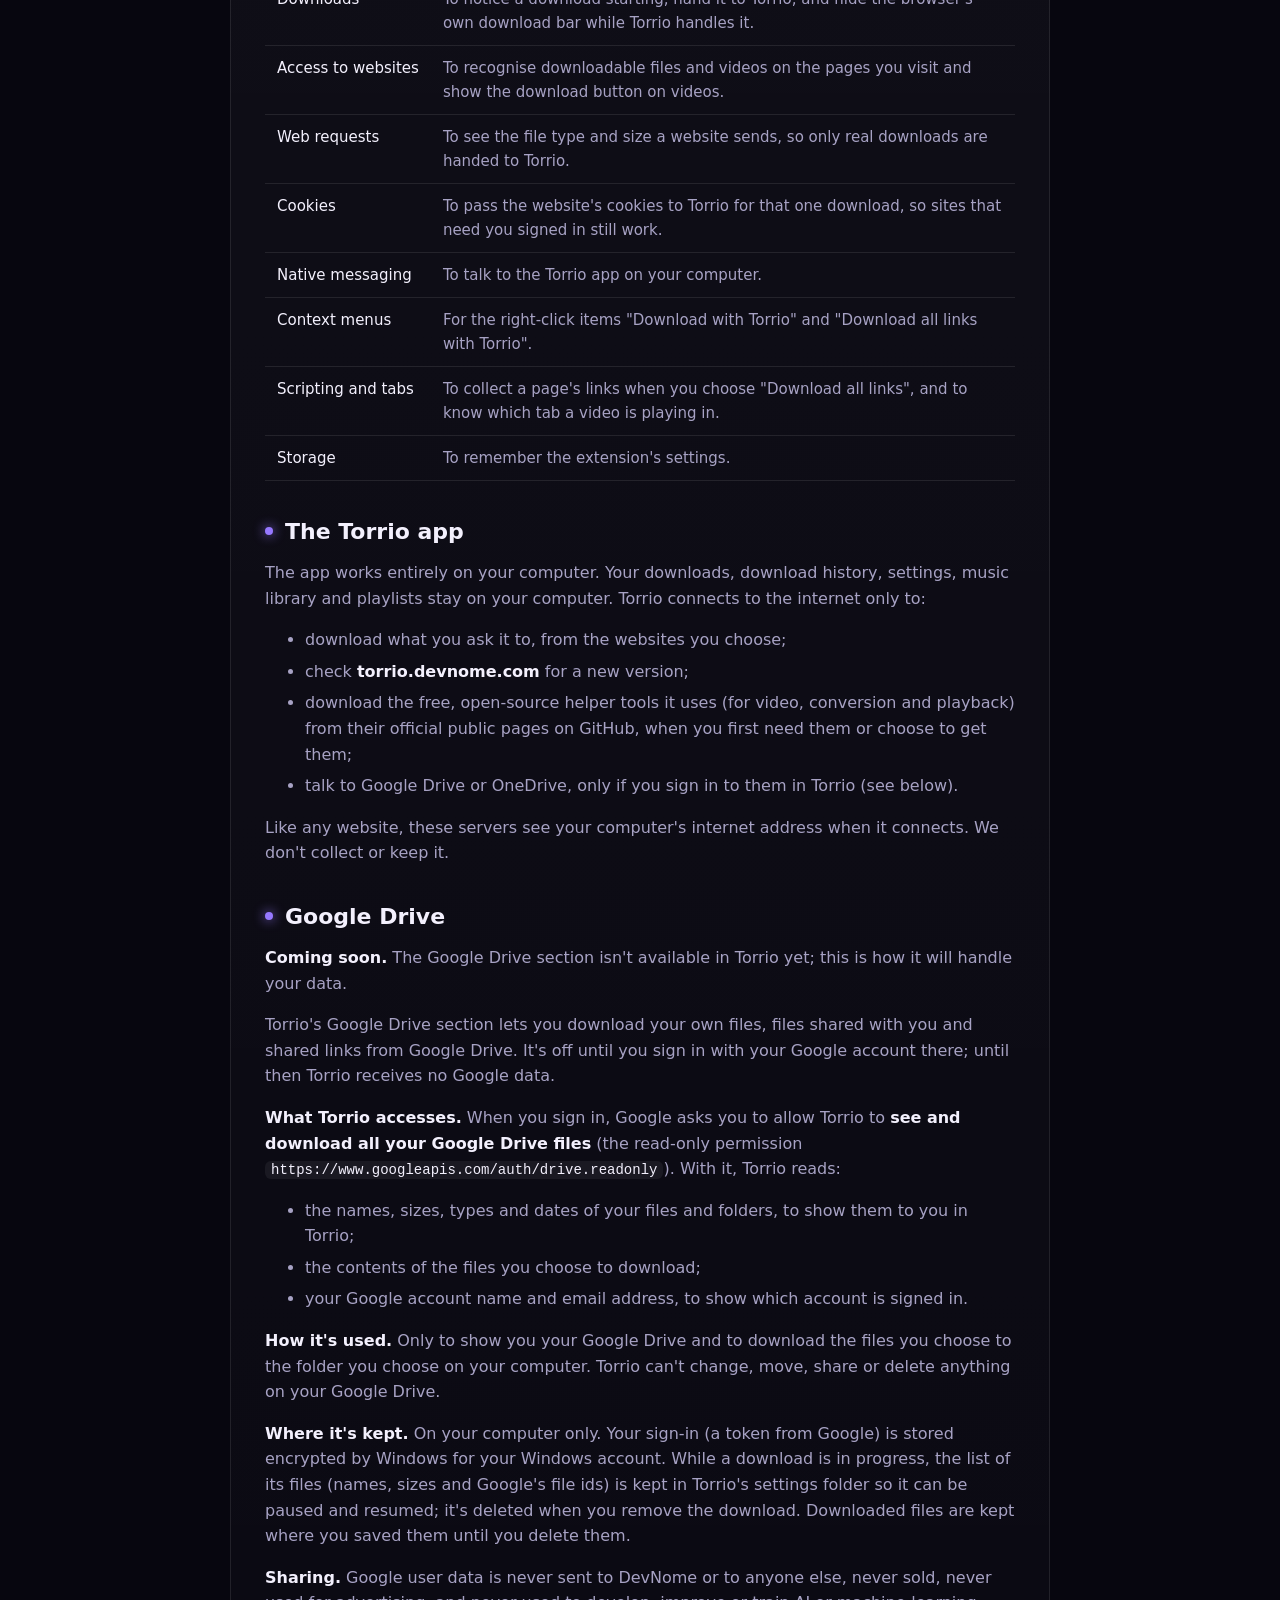
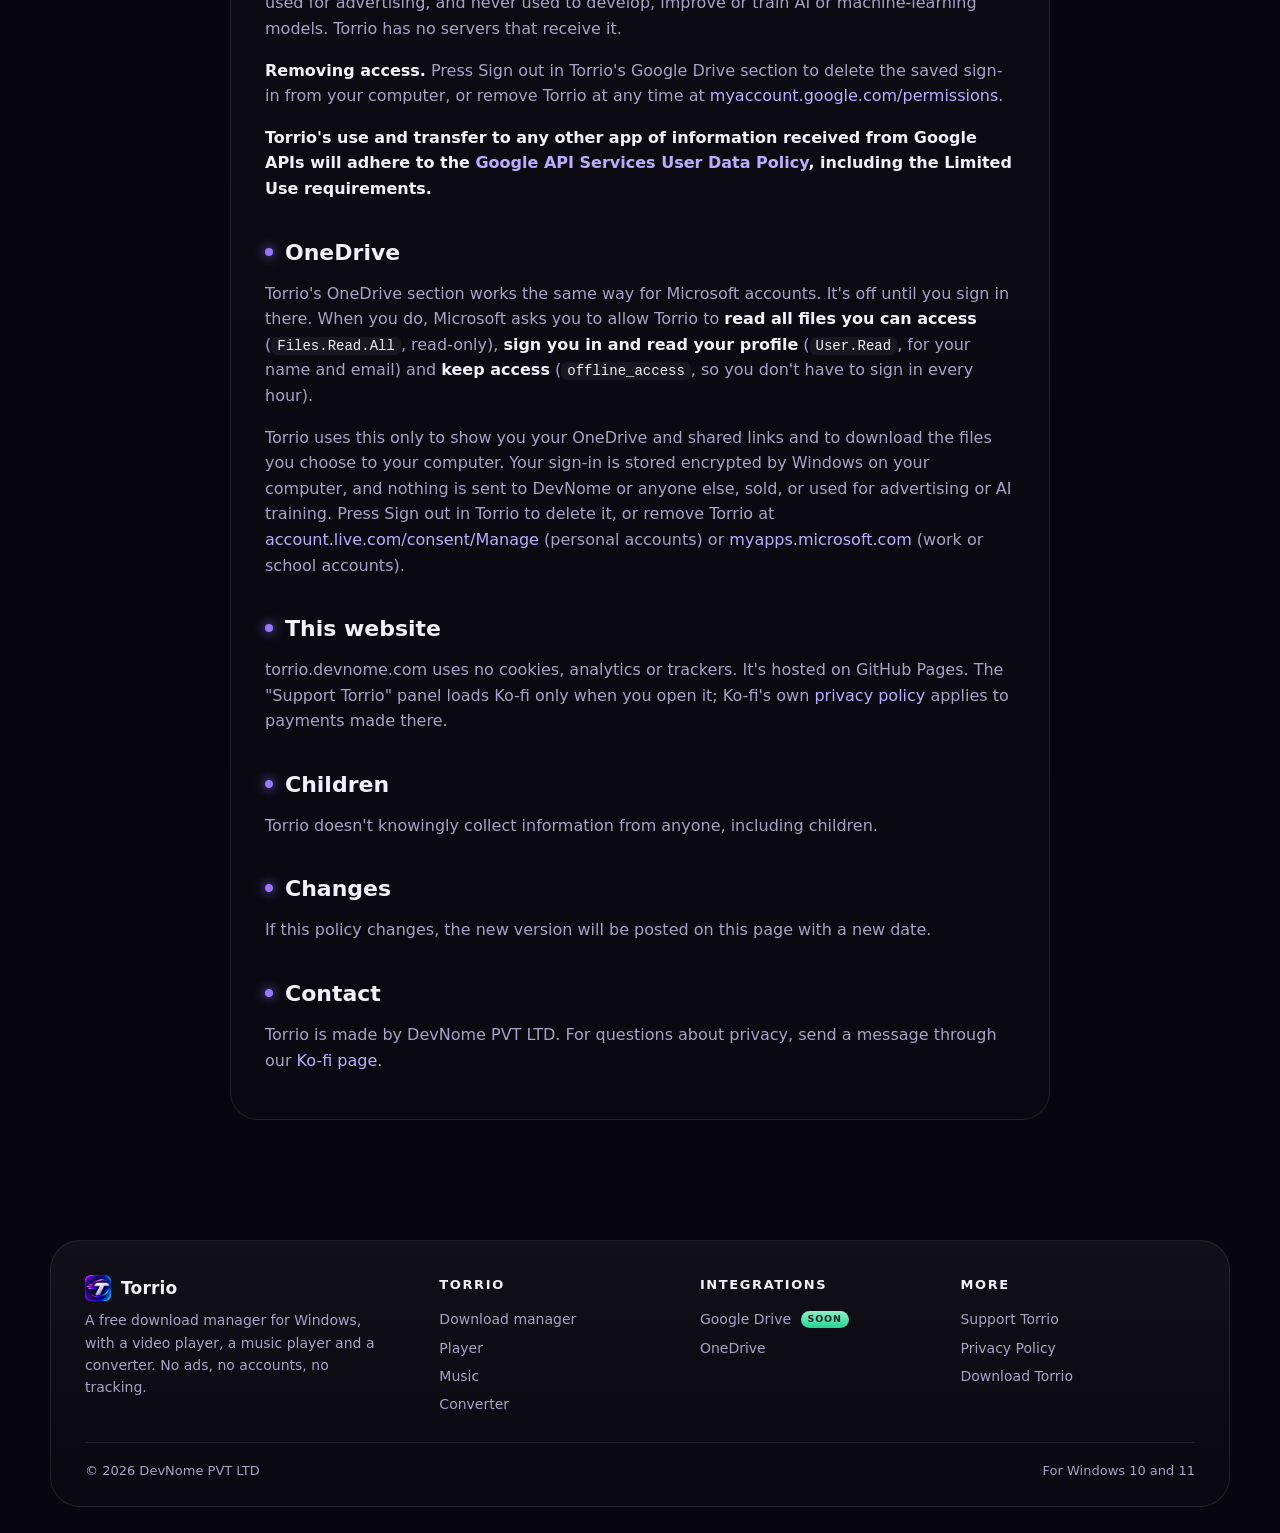
<file: privacy/index.html>
<!DOCTYPE html>
<html lang="en">
<head>
<meta charset="utf-8">
<meta name="viewport" content="width=device-width, initial-scale=1">
<title>Privacy Policy: Torrio and Torrio Integration</title>
<meta name="description" content="Torrio and the Torrio Integration browser extension collect no personal data. Everything stays on your computer.">
<meta name="robots" content="index, follow">
<link rel="canonical" href="https://torrio.devnome.com/privacy/">
<meta name="author" content="DevNome PVT LTD">
<meta property="og:type" content="website">
<meta property="og:site_name" content="Torrio">
<meta property="og:url" content="https://torrio.devnome.com/privacy/">
<meta property="og:title" content="Torrio Privacy Policy">
<meta property="og:description" content="No accounts, no tracking, no data collection. Everything stays on your computer.">
<meta property="og:image" content="https://torrio.devnome.com/assets/og-image.jpg">
<meta name="theme-color" content="#0b0820">
<link rel="icon" type="image/png" sizes="32x32" href="../assets/favicon-32.png">
<link rel="apple-touch-icon" href="../assets/apple-touch-icon.png">
<link rel="stylesheet" href="../assets/site.css">
<style>
  .policy { max-width: 820px; margin: 0 auto; padding: 10px 0 80px; }
  .policy .short { padding: 20px 26px; font-size: 17px; margin: 0 0 30px; }
  .policy .doc { padding: 10px 34px 30px; border-radius: 28px; border: 1px solid var(--line); background: linear-gradient(180deg, rgb(255 255 255 / .04), rgb(255 255 255 / .012)); }
  .policy h2 { font: 700 22px var(--display); margin: 34px 0 10px; letter-spacing: 0; padding-top: 4px; }
  .policy h2::before { content: ""; display: inline-block; width: 8px; height: 8px; border-radius: 50%; margin: 0 12px 4px 0; background: rgb(var(--tint)); box-shadow: 0 0 12px rgb(var(--tint)); }
  @media (max-width: 600px) { .policy .doc { padding: 6px 20px 24px; } }
  .policy p, .policy li { color: var(--weak); font-size: 16px; }
  .policy li { margin: 6px 0; }
  .policy b { color: var(--text); font-weight: 600; }
  .policy table { width: 100%; border-collapse: collapse; margin: 10px 0 6px; font-size: 15px; }
  .policy th, .policy td { text-align: left; vertical-align: top; padding: 10px 12px; border-bottom: 1px solid var(--line); }
  .policy th { color: var(--text); font-weight: 600; }
  .policy td { color: var(--weak); }
  .policy td:first-child { color: var(--text); white-space: nowrap; }
  .policy code { font-size: 14px; color: var(--text); background: rgba(255,255,255,.06); padding: 1px 6px; border-radius: 6px; }
</style>
</head>
<body data-page="privacy">
<header>
  <div class="wrap">
    <a class="brand" href="../"><img src="../assets/logo-64.png" alt="" width="32" height="32">Torrio</a>
    <nav aria-label="Main">
      <a href="../">Torrio</a>
      <a href="../player/">Player</a>
      <a href="../music/">Music</a>
      <a href="../converter/">Converter</a>
      <a href="../google-drive/">Google Drive <span class="soon">Soon</span></a>
      <a href="../onedrive/">OneDrive</a>
      <a href="../support/">Support</a>
      <a class="nav-cta dl-link" href="https://github.com/XDevNome/torrio-site/releases/latest">Download</a>
    </nav>
  </div>
</header>
<main>
  <div class="hero">
    <div class="wrap">
      <div class="cards" data-active="privacy" data-mode="solo"></div>
      <h1><span class="h1-kicker">Privacy</span>Privacy Policy</h1>
      <p class="lead">For the Torrio app, its Google Drive and OneDrive integrations, and the Torrio Integration browser extension · Last updated 12 November 2026</p>
    </div>
  </div>
  <div class="wrap">
  <div class="policy">

    <p class="short"><b>In short:</b> Torrio collects no personal data. There are no accounts, no ads, no analytics and no tracking. The browser extension only talks to the Torrio app on your own computer, and nothing it handles is sent to us or to anyone else. If you connect Google Drive or OneDrive, your files and account details go only between that service and your computer, never to us.</p>

    <div class="doc">
    <h2>The Torrio Integration extension</h2>
    <p>The extension connects your browser to the Torrio app installed on the same computer, using the browser's built-in native messaging. It has no server of its own and sends nothing over the internet.</p>
    <p>When you download something, the extension passes these details <b>only to the Torrio app on your computer</b>, so it can download the file the same way your browser would:</p>
    <ul>
      <li>the address (URL) of the file or video, and the page it came from;</li>
      <li>the file name, size and type the website reports;</li>
      <li>the cookies and browser identification (user agent) for that website, because many sites only allow a download when they're included.</li>
    </ul>
    <p>The extension doesn't read or store your browsing history, doesn't collect form data, passwords or messages, and doesn't sell, share or transfer any data. Its settings (such as whether it's on, and where you placed the video button) are kept in the browser's own storage on your computer.</p>

    <h2>Why the extension asks for its permissions</h2>
    <table>
      <tr><th>Permission</th><th>What it's used for</th></tr>
      <tr><td>Downloads</td><td>To notice a download starting, hand it to Torrio, and hide the browser's own download bar while Torrio handles it.</td></tr>
      <tr><td>Access to websites</td><td>To recognise downloadable files and videos on the pages you visit and show the download button on videos.</td></tr>
      <tr><td>Web requests</td><td>To see the file type and size a website sends, so only real downloads are handed to Torrio.</td></tr>
      <tr><td>Cookies</td><td>To pass the website's cookies to Torrio for that one download, so sites that need you signed in still work.</td></tr>
      <tr><td>Native messaging</td><td>To talk to the Torrio app on your computer.</td></tr>
      <tr><td>Context menus</td><td>For the right-click items "Download with Torrio" and "Download all links with Torrio".</td></tr>
      <tr><td>Scripting and tabs</td><td>To collect a page's links when you choose "Download all links", and to know which tab a video is playing in.</td></tr>
      <tr><td>Storage</td><td>To remember the extension's settings.</td></tr>
    </table>

    <h2>The Torrio app</h2>
    <p>The app works entirely on your computer. Your downloads, download history, settings, music library and playlists stay on your computer. Torrio connects to the internet only to:</p>
    <ul>
      <li>download what you ask it to, from the websites you choose;</li>
      <li>check <b>torrio.devnome.com</b> for a new version;</li>
      <li>download the free, open-source helper tools it uses (for video, conversion and playback) from their official public pages on GitHub, when you first need them or choose to get them;</li>
      <li>talk to Google Drive or OneDrive, only if you sign in to them in Torrio (see below).</li>
    </ul>
    <p>Like any website, these servers see your computer's internet address when it connects. We don't collect or keep it.</p>

    <h2 id="google">Google Drive</h2>
    <p><b>Coming soon.</b> The Google Drive section isn't available in Torrio yet; this is how it will handle your data.</p>
    <p>Torrio's Google Drive section lets you download your own files, files shared with you and shared links from Google Drive. It's off until you sign in with your Google account there; until then Torrio receives no Google data.</p>
    <p><b>What Torrio accesses.</b> When you sign in, Google asks you to allow Torrio to <b>see and download all your Google Drive files</b> (the read-only permission <code>https://www.googleapis.com/auth/drive.readonly</code>). With it, Torrio reads:</p>
    <ul>
      <li>the names, sizes, types and dates of your files and folders, to show them to you in Torrio;</li>
      <li>the contents of the files you choose to download;</li>
      <li>your Google account name and email address, to show which account is signed in.</li>
    </ul>
    <p><b>How it's used.</b> Only to show you your Google Drive and to download the files you choose to the folder you choose on your computer. Torrio can't change, move, share or delete anything on your Google Drive.</p>
    <p><b>Where it's kept.</b> On your computer only. Your sign-in (a token from Google) is stored encrypted by Windows for your Windows account. While a download is in progress, the list of its files (names, sizes and Google's file ids) is kept in Torrio's settings folder so it can be paused and resumed; it's deleted when you remove the download. Downloaded files are kept where you saved them until you delete them.</p>
    <p><b>Sharing.</b> Google user data is never sent to DevNome or to anyone else, never sold, never used for advertising, and never used to develop, improve or train AI or machine-learning models. Torrio has no servers that receive it.</p>
    <p><b>Removing access.</b> Press Sign out in Torrio's Google Drive section to delete the saved sign-in from your computer, or remove Torrio at any time at <a href="https://myaccount.google.com/permissions" target="_blank" rel="noopener">myaccount.google.com/permissions</a>.</p>
    <p><b>Torrio's use and transfer to any other app of information received from Google APIs will adhere to the <a href="https://developers.google.com/terms/api-services-user-data-policy" target="_blank" rel="noopener">Google API Services User Data Policy</a>, including the Limited Use requirements.</b></p>

    <h2 id="onedrive">OneDrive</h2>
    <p>Torrio's OneDrive section works the same way for Microsoft accounts. It's off until you sign in there. When you do, Microsoft asks you to allow Torrio to <b>read all files you can access</b> (<code>Files.Read.All</code>, read-only), <b>sign you in and read your profile</b> (<code>User.Read</code>, for your name and email) and <b>keep access</b> (<code>offline_access</code>, so you don't have to sign in every hour).</p>
    <p>Torrio uses this only to show you your OneDrive and shared links and to download the files you choose to your computer. Your sign-in is stored encrypted by Windows on your computer, and nothing is sent to DevNome or anyone else, sold, or used for advertising or AI training. Press Sign out in Torrio to delete it, or remove Torrio at <a href="https://account.live.com/consent/Manage" target="_blank" rel="noopener">account.live.com/consent/Manage</a> (personal accounts) or <a href="https://myapps.microsoft.com" target="_blank" rel="noopener">myapps.microsoft.com</a> (work or school accounts).</p>

    <h2>This website</h2>
    <p>torrio.devnome.com uses no cookies, analytics or trackers. It's hosted on GitHub Pages. The "Support Torrio" panel loads Ko-fi only when you open it; Ko-fi's own <a href="https://more.ko-fi.com/privacy" target="_blank" rel="noopener">privacy policy</a> applies to payments made there.</p>

    <h2>Children</h2>
    <p>Torrio doesn't knowingly collect information from anyone, including children.</p>

    <h2>Changes</h2>
    <p>If this policy changes, the new version will be posted on this page with a new date.</p>

    <h2>Contact</h2>
    <p>Torrio is made by DevNome PVT LTD. For questions about privacy, send a message through our <a href="https://ko-fi.com/razorrsd" target="_blank" rel="noopener">Ko-fi page</a>.</p>
    </div>
  </div>
  </div>
</main>
<footer>
  <div class="wrap">
    <div class="about"><a class="brand" href="../"><img src="../assets/logo-64.png" alt="" width="26" height="26">Torrio</a><p>A free download manager for Windows, with a video player, a music player and a converter. No ads, no accounts, no tracking.</p></div>
    <div class="col"><h4>Torrio</h4><a href="../">Download manager</a><a href="../player/">Player</a><a href="../music/">Music</a><a href="../converter/">Converter</a></div>
    <div class="col"><h4>Integrations</h4><a href="../google-drive/">Google Drive <span class="soon">Soon</span></a><a href="../onedrive/">OneDrive</a></div>
    <div class="col"><h4>More</h4><a href="../support/" data-support>Support Torrio</a><a href="../privacy/">Privacy Policy</a><a class="dl-link" href="https://github.com/XDevNome/torrio-site/releases/latest">Download Torrio</a></div>
    <div class="legal"><span>© <span id="year">2026</span> DevNome PVT LTD</span><span>For Windows 10 and 11</span></div>
  </div>
</footer>
<script>
document.getElementById("year").textContent = new Date().getFullYear();
fetch("../latest.json", { cache: "no-store" }).then(r => r.ok ? r.json() : null).then(m => { if (m && m.url) document.querySelectorAll(".dl-link").forEach(a => a.href = m.url); }).catch(() => {});
</script>
<script src="../assets/cards.js" defer></script>
<script src="../assets/support.js" defer></script>
</body>
</html>
</file>
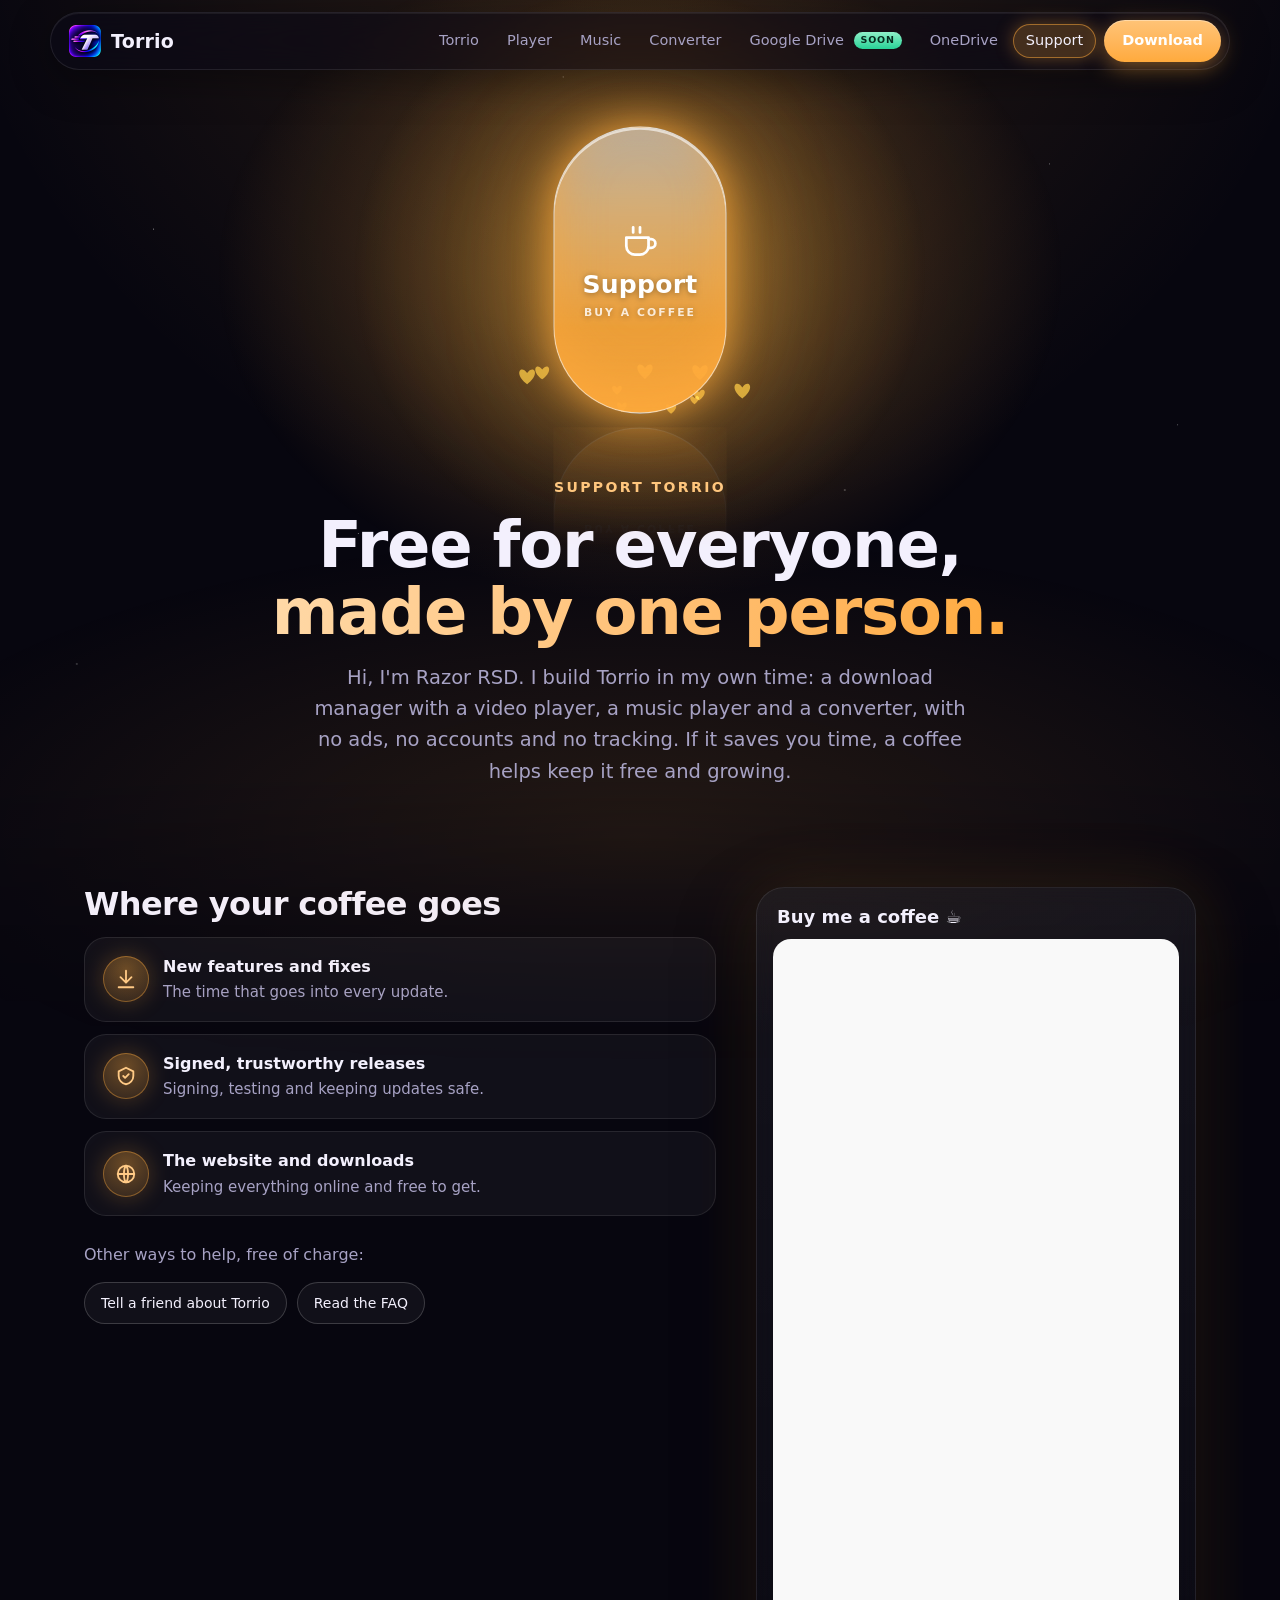
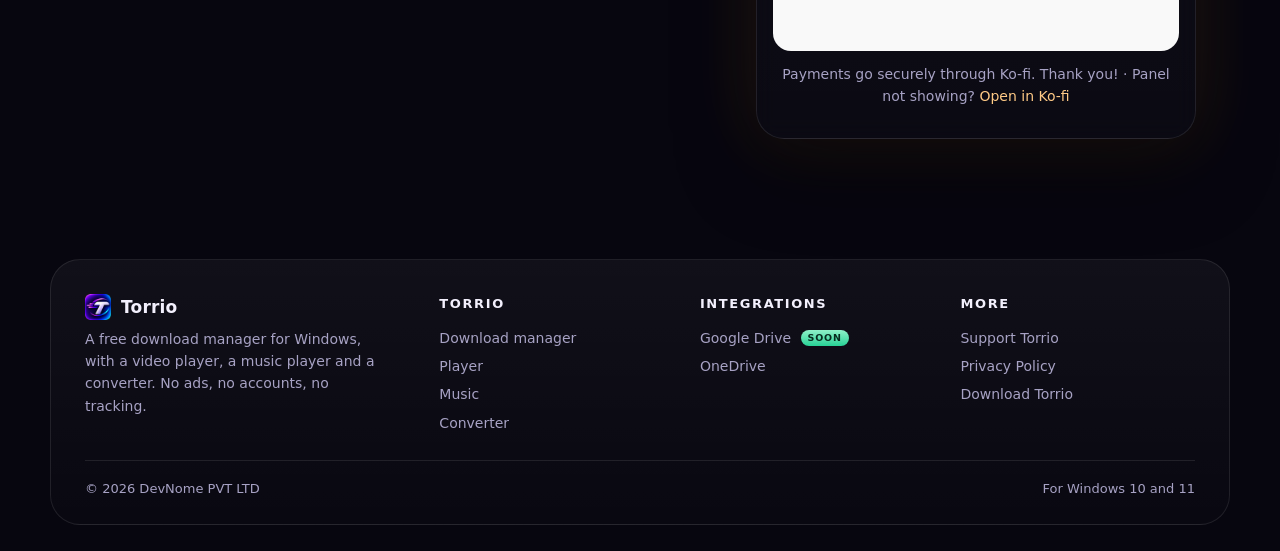
<file: support/index.html>
<!DOCTYPE html>
<html lang="en">
<head>
<meta charset="utf-8">
<meta name="viewport" content="width=device-width, initial-scale=1">
<title>Support Torrio: Buy the Developer a Coffee</title>
<meta name="description" content="Torrio is a free, ad-free download manager for Windows with a video player, music player and converter. If it helps you, you can support its development with a coffee on Ko-fi.">
<meta name="robots" content="index, follow">
<link rel="canonical" href="https://torrio.devnome.com/support/">
<meta name="author" content="DevNome PVT LTD">
<meta property="og:type" content="website">
<meta property="og:site_name" content="Torrio">
<meta property="og:url" content="https://torrio.devnome.com/support/">
<meta property="og:title" content="Support Torrio">
<meta property="og:description" content="Torrio is free and ad-free. A coffee helps keep it that way.">
<meta property="og:image" content="https://torrio.devnome.com/assets/og-image.jpg">
<meta name="twitter:card" content="summary_large_image">
<meta name="theme-color" content="#0b0820">
<link rel="icon" type="image/png" sizes="32x32" href="../assets/favicon-32.png">
<link rel="apple-touch-icon" href="../assets/apple-touch-icon.png">
<link rel="stylesheet" href="../assets/site.css">
<style>
  .support { display: grid; grid-template-columns: minmax(0, 1fr) minmax(0, 440px); gap: 40px; align-items: start; padding: 30px 0 80px; }
  @media (max-width: 900px) { .support { grid-template-columns: minmax(0, 1fr); } }
  .support h2 { font-size: clamp(26px, 3vw, 32px); margin-top: 0; }
  .support .note { color: var(--weak); font-size: 16px; margin: 6px 0 14px; }
  .goes { display: grid; gap: 12px; margin: 0 0 26px; padding: 0; list-style: none; }
  .goes li { display: grid; grid-template-columns: 46px minmax(0, 1fr); gap: 14px; align-items: center; padding: 16px 18px; border-radius: 22px; border: 1px solid var(--line); background: var(--panel); }
  .goes b { display: block; font-weight: 600; }
  .goes span { color: var(--weak); font-size: 15px; }
  .panel { padding: 16px; border-radius: 28px; box-shadow: 0 30px 80px rgba(0,0,0,.45), 0 0 70px rgb(var(--tint) / .14); position: sticky; top: 92px; }
  .panel h2 { font: 700 18px var(--display); margin: 2px 4px 12px; letter-spacing: 0; }
  .panel iframe { display: block; border: none; width: 100%; height: 712px; border-radius: 18px; background: #f9f9f9; }
  .thanks { color: var(--weak); font-size: 14px; margin-top: 12px; text-align: center; }
  .other { display: flex; flex-wrap: wrap; gap: 10px; }
  .other a { padding: 9px 16px; border-radius: 999px; background: var(--panel); border: 1px solid var(--line-hi); color: var(--text); font-size: 14px; }
  .other a:hover { text-decoration: none; border-color: rgba(255,255,255,.25); }
</style>
</head>
<body data-page="support">
<svg width="0" height="0" style="position:absolute" aria-hidden="true">
  <defs><linearGradient id="sweep" x1="0" y1="0" x2="1" y2="1"><stop offset="0" stop-color="#ff4fd8"/><stop offset=".45" stop-color="#8b3dff"/><stop offset="1" stop-color="#19d9ff"/></linearGradient></defs>
</svg>
<header>
  <div class="wrap">
    <a class="brand" href="../"><img src="../assets/logo-64.png" alt="" width="32" height="32">Torrio</a>
    <nav aria-label="Main">
      <a href="../">Torrio</a>
      <a href="../player/">Player</a>
      <a href="../music/">Music</a>
      <a href="../converter/">Converter</a>
      <a href="../google-drive/">Google Drive <span class="soon">Soon</span></a>
      <a href="../onedrive/">OneDrive</a>
      <a href="../support/" aria-current="page">Support</a>
      <a class="nav-cta dl-link" href="https://github.com/XDevNome/torrio-site/releases/latest">Download</a>
    </nav>
  </div>
</header>
<main>
  <div class="hero">
    <div class="wrap">
      <div class="cards" data-active="support" data-mode="solo"></div>
      <h1><span class="h1-kicker">Support Torrio</span>Free for everyone, <span class="grad">made by one person.</span></h1>
      <p class="lead">Hi, I'm Razor RSD. I build Torrio in my own time: a download manager with a video player, a music player and a converter, with no ads, no accounts and no tracking. If it saves you time, a coffee helps keep it free and growing.</p>
    </div>
  </div>
  <div class="wrap">
  <div class="support">
    <div>
      <h2>Where your coffee goes</h2>
      <ul class="goes">
        <li><div class="ico"><svg viewBox="0 0 24 24" fill="none" stroke-width="2" stroke-linecap="round" stroke-linejoin="round"><path d="M12 3v12M6 10l6 6 6-6M4 21h16"/></svg></div><div><b>New features and fixes</b><span>The time that goes into every update.</span></div></li>
        <li><div class="ico"><svg viewBox="0 0 24 24" fill="none" stroke-width="2" stroke-linecap="round" stroke-linejoin="round"><path d="M12 3l8 4v5c0 4.5-3.4 8.3-8 9-4.6-.7-8-4.5-8-9V7z"/><path d="M9 12l2 2 4-4"/></svg></div><div><b>Signed, trustworthy releases</b><span>Signing, testing and keeping updates safe.</span></div></li>
        <li><div class="ico"><svg viewBox="0 0 24 24" fill="none" stroke-width="2" stroke-linecap="round" stroke-linejoin="round"><circle cx="12" cy="12" r="9"/><path d="M3 12h18M12 3c3 3 3 15 0 18M12 3c-3 3-3 15 0 18"/></svg></div><div><b>The website and downloads</b><span>Keeping everything online and free to get.</span></div></li>
      </ul>
      <p class="note">Other ways to help, free of charge:</p>
      <div class="other">
        <a href="../">Tell a friend about Torrio</a>
        <a href="../#faq">Read the FAQ</a>
      </div>
    </div>
    <div class="panel">
      <h2>Buy me a coffee ☕</h2>
      <iframe id="kofiframe" src="https://ko-fi.com/razorrsd/?hidefeed=true&amp;widget=true&amp;embed=true&amp;preview=true" title="Support Torrio on Ko-fi" loading="lazy"></iframe>
      <p class="thanks">Payments go securely through Ko-fi. Thank you! · Panel not showing? <a href="https://ko-fi.com/razorrsd" target="_blank" rel="noopener">Open in Ko-fi</a></p>
    </div>
  </div>
  </div>
</main>
<footer>
  <div class="wrap">
    <div class="about"><a class="brand" href="../"><img src="../assets/logo-64.png" alt="" width="26" height="26">Torrio</a><p>A free download manager for Windows, with a video player, a music player and a converter. No ads, no accounts, no tracking.</p></div>
    <div class="col"><h4>Torrio</h4><a href="../">Download manager</a><a href="../player/">Player</a><a href="../music/">Music</a><a href="../converter/">Converter</a></div>
    <div class="col"><h4>Integrations</h4><a href="../google-drive/">Google Drive <span class="soon">Soon</span></a><a href="../onedrive/">OneDrive</a></div>
    <div class="col"><h4>More</h4><a href="../support/">Support Torrio</a><a href="../privacy/">Privacy Policy</a><a class="dl-link" href="https://github.com/XDevNome/torrio-site/releases/latest">Download Torrio</a></div>
    <div class="legal"><span>© <span id="year">2026</span> DevNome PVT LTD</span><span>For Windows 10 and 11</span></div>
  </div>
</footer>
<script>
document.getElementById("year").textContent = new Date().getFullYear();
fetch("../latest.json", { cache: "no-store" }).then(r => r.ok ? r.json() : null).then(m => { if (m && m.url) document.querySelectorAll(".dl-link").forEach(a => a.href = m.url); }).catch(() => {});
</script>
<script src="../assets/cards.js" defer></script>
<script src="../assets/support.js" defer></script>
</body>
</html>
</file>
<file: assets/site.css>
/* Torrio website: one design for every page.
   Glass panels on a deep night background; every page is tinted with the colour of its card
   (body[data-page] sets --tint). The card row at the top of each page is drawn by cards.js. */

:root {
  --night: #07060f;
  --panel: rgb(255 255 255 / .045);
  --panel-hi: rgb(255 255 255 / .075);
  --line: rgb(255 255 255 / .09);
  --line-hi: rgb(255 255 255 / .18);
  --text: #f3f0fd;
  --weak: #a7a2c4;
  --pink: #ff4fd8;
  --violet: #8b3dff;
  --blue: #2f5bff;
  --cyan: #19d9ff;
  --sweep: linear-gradient(100deg, var(--pink), var(--violet) 40%, var(--blue) 72%, var(--cyan));
  --tint: 139 61 255;
  --tint-hi: color-mix(in srgb, rgb(var(--tint)) 62%, white);
  --accent: linear-gradient(100deg, color-mix(in srgb, rgb(var(--tint)) 45%, white), rgb(var(--tint)));
  --font: "Segoe UI Variable Text", "Segoe UI", system-ui, -apple-system, "Helvetica Neue", Arial, sans-serif;
  --display: "Segoe UI Variable Display", "Segoe UI", system-ui, -apple-system, "Helvetica Neue", Arial, sans-serif;
  color-scheme: dark;
}
body[data-page="home"], body[data-page="torrio"] { --tint: 139 61 255; }
body[data-page="player"] { --tint: 25 190 255; }
body[data-page="music"] { --tint: 255 79 216; }
body[data-page="converter"] { --tint: 255 110 40; }
body[data-page="google-drive"] { --tint: 40 210 150; }
body[data-page="onedrive"] { --tint: 70 150 255; }
body[data-page="support"] { --tint: 255 170 60; }
body[data-page="privacy"] { --tint: 150 120 255; }

@view-transition { navigation: auto; }

* { box-sizing: border-box; }
html { scroll-behavior: smooth; }
/* colours made from the tint: worked out on body, where the tint is set */
body {
  --tint-hi: color-mix(in srgb, rgb(var(--tint)) 62%, white);
  --accent: linear-gradient(100deg, color-mix(in srgb, rgb(var(--tint)) 45%, white), rgb(var(--tint)));
}
body {
  margin: 0; color: var(--text); font: 16px/1.6 var(--font); overflow-x: hidden; background: var(--night);
  background-image: radial-gradient(ellipse 80% 50% at 50% -10%, rgb(var(--tint) / .16), transparent 70%);
  background-repeat: no-repeat; transition: background-color .8s ease;
}
a { color: var(--tint-hi); text-decoration: none; }
a:hover { text-decoration: underline; }
img { max-width: 100%; height: auto; display: block; }
.wrap { max-width: 1160px; margin: 0 auto; padding: 0 24px; }
.grad { background: var(--accent); -webkit-background-clip: text; background-clip: text; color: transparent; }
:focus-visible { outline: 2px solid var(--tint-hi); outline-offset: 3px; border-radius: 8px; }
::selection { background: rgb(var(--tint) / .45); }

/* ---------- header: a floating glass capsule ---------- */
header { position: sticky; top: 0; z-index: 20; padding: 12px 16px 0; pointer-events: none; }
header .wrap {
  pointer-events: auto; display: flex; align-items: center; gap: 18px; height: 58px; max-width: 1180px; padding: 0 8px 0 18px;
  border-radius: 999px; border: 1px solid var(--line); background: rgb(12 10 24 / .62);
  backdrop-filter: blur(18px) saturate(1.4); -webkit-backdrop-filter: blur(18px) saturate(1.4);
  box-shadow: 0 10px 40px rgb(0 0 0 / .35), inset 0 1px 0 rgb(255 255 255 / .06);
}
.brand { display: flex; align-items: center; gap: 10px; color: var(--text); font: 700 19px var(--display); letter-spacing: .2px; flex: none; }
.brand:hover { text-decoration: none; }
.brand img { width: 32px; height: 32px; }
nav { display: flex; gap: 2px; margin-left: auto; align-items: center; min-width: 0; }
nav { position: relative; }
.nav-glow { position: absolute; top: 50%; left: 0; height: 34px; width: 0; margin-top: -17px; border-radius: 999px; pointer-events: none; z-index: 0; opacity: 0;
  background: rgb(var(--tint) / .22); box-shadow: inset 0 0 0 1px rgb(var(--tint) / .5), 0 0 18px rgb(var(--tint) / .35);
  transition: transform .55s cubic-bezier(.2,.8,.2,1), width .55s cubic-bezier(.2,.8,.2,1), background .6s, box-shadow .6s, opacity .3s; }
nav.glowing .nav-glow { opacity: 1; }
nav.still .nav-glow { transition: none; }
nav.glowing a[aria-current="page"] { background: none; box-shadow: none; }
nav a { position: relative; z-index: 1; color: var(--weak); font-size: 14.5px; padding: 7px 13px; border-radius: 999px; white-space: nowrap; transition: color .2s, background .2s; }
nav a:hover { color: var(--text); text-decoration: none; background: rgb(255 255 255 / .06); }
nav a[aria-current="page"] { color: var(--text); background: rgb(var(--tint) / .22); box-shadow: inset 0 0 0 1px rgb(var(--tint) / .45); }
.nav-cta, nav a.nav-cta { margin-left: 6px; padding: 9px 18px; color: #fff !important; font-weight: 600;
  background: linear-gradient(180deg, color-mix(in srgb, rgb(var(--tint)) 70%, white), rgb(var(--tint)));
  box-shadow: 0 6px 22px rgb(var(--tint) / .45), inset 0 1px 0 rgb(255 255 255 / .35); }
.nav-cta:hover { filter: brightness(1.08); background: linear-gradient(180deg, color-mix(in srgb, rgb(var(--tint)) 70%, white), rgb(var(--tint))) !important; }
@media (max-width: 980px) {
  header .wrap { height: auto; flex-wrap: wrap; padding: 8px 8px 8px 16px; border-radius: 26px; row-gap: 4px; }
  nav { order: 3; width: 100%; margin: 0; overflow-x: auto; scrollbar-width: none; padding-bottom: 2px; }
  nav::-webkit-scrollbar { display: none; }
  .nav-cta { margin-left: auto !important; }
}

/* ---------- the card stage (hero of every page) ---------- */
.hero { position: relative; padding: 34px 0 40px; text-align: center; isolation: isolate; }
.hero::before { /* the page's tint behind the cards, and a few still stars; it fades out below the hero */
  content: ""; position: absolute; inset: -80px 0 -220px; z-index: -2; pointer-events: none;
  -webkit-mask-image: linear-gradient(to bottom, #000 72%, transparent); mask-image: linear-gradient(to bottom, #000 72%, transparent);
  background:
    radial-gradient(ellipse 46% 42% at 50% 26%, rgb(var(--tint) / .34), transparent 72%),
    radial-gradient(ellipse 90% 40% at 50% 78%, rgb(var(--tint) / .12), transparent 70%),
    radial-gradient(1px 1px at 12% 22%, #fff8, transparent), radial-gradient(1px 1px at 82% 16%, #fff6, transparent),
    radial-gradient(1.5px 1.5px at 66% 46%, #fff5, transparent), radial-gradient(1px 1px at 28% 50%, #fff6, transparent),
    radial-gradient(1px 1px at 92% 40%, #fff5, transparent), radial-gradient(1px 1px at 44% 8%, #fff7, transparent),
    radial-gradient(1.5px 1.5px at 6% 62%, #fff4, transparent);
  transition: background .8s ease;
}
.hero-fx { position: absolute; left: 0; right: 0; top: -80px; height: calc(100% + 80px); width: 100%; z-index: -1; pointer-events: none; }
.cards { position: relative; height: 368px; margin: 0 auto 6px; }
.cards .track { position: absolute; left: 50%; top: 40px; width: 0; height: 0; }
.ecard {
  --w: 152px; --h: 252px;
  position: absolute; left: calc(var(--w) / -2); top: 0; width: var(--w); height: var(--h); border-radius: 999px; padding: 0;
  display: grid; place-items: center; align-content: center; gap: 6px; cursor: pointer; color: #fff; font: inherit; text-decoration: none;
  border: 1px solid rgb(255 255 255 / .14);
  background: linear-gradient(180deg, rgb(255 255 255 / .06), rgb(var(--c) / .32) 85%), #0d0b16;
  box-shadow: inset 0 1px 0 rgb(255 255 255 / .12), 0 18px 40px rgb(0 0 0 / .5);
  transition: transform .7s cubic-bezier(.2,.8,.2,1), opacity .5s ease, background .6s ease, box-shadow .6s ease;
  -webkit-box-reflect: below 12px linear-gradient(transparent 58%, rgb(255 255 255 / .2));
}
.ecard:hover { text-decoration: none; }
.ecard:not(.on):hover { border-color: rgb(var(--c) / .7); }
.ecard .num { position: absolute; top: 20px; font: 600 11px var(--font); letter-spacing: 2px; opacity: .6; }
.ecard svg { width: 36px; height: 36px; fill: none; stroke: currentColor; stroke-width: 1.6; stroke-linecap: round; stroke-linejoin: round; }
.ecard b { font: 600 22px var(--display); letter-spacing: .2px; }
.ecard small { font: 600 9.5px var(--font); letter-spacing: 1.8px; text-transform: uppercase; opacity: .55; }
.ecard.on {
  background: linear-gradient(180deg, rgb(255 255 255 / .55), rgb(var(--c) / .85) 70%, rgb(var(--c) / .95));
  border-color: rgb(255 255 255 / .55); cursor: default;
  box-shadow: inset 0 2px 0 rgb(255 255 255 / .6), inset 0 -20px 40px rgb(var(--c) / .6), 0 0 34px rgb(var(--c) / .75), 0 0 90px rgb(var(--c) / .45);
  text-shadow: 0 1px 6px rgb(0 0 0 / .35);
}
.ecard.on small { opacity: .8; }
.ecard.far { opacity: 0; pointer-events: none; }
.cards.still .ecard { transition: none; }
.cards .arrow { position: absolute; top: 145px; z-index: 2; width: 42px; height: 42px; border-radius: 50%; border: 1px solid var(--line-hi); background: rgb(0 0 0 / .35); color: #fff; font-size: 20px; cursor: pointer; display: grid; place-items: center; padding: 0; }
.cards .arrow:hover { background: rgb(255 255 255 / .1); }
.cards .arrow.prev { left: max(0px, calc(50% - 520px)); }
.cards .arrow.next { right: max(0px, calc(50% - 520px)); }
.swap { display: inline-block; transition: opacity .35s ease, transform .35s ease; }
.swap.out { opacity: 0; transform: translateY(8px); }
@media (max-width: 700px) {
  .cards { height: 276px; }
  .cards .track { top: 30px; }
  .ecard { --w: 110px; --h: 184px; }
  .ecard b { font-size: 16px; }
  .ecard svg { width: 28px; height: 28px; }
  .cards .arrow { display: none; }
}

.hero-logo { width: 112px; height: 112px; margin: 0 auto 26px; }
.hero h1 { font: 800 clamp(36px, 5.6vw, 64px)/1.05 var(--display); letter-spacing: -1.2px; margin: 0 auto 16px; max-width: 900px; text-wrap: balance; }
.h1-kicker { display: block; font: 600 clamp(12px, 1.4vw, 14px)/1.4 var(--font); letter-spacing: 2.4px; text-transform: uppercase; color: var(--tint-hi); margin-bottom: 14px; }
.hero p.lead { color: var(--weak); font-size: clamp(17px, 2vw, 19.5px); max-width: 660px; margin: 0 auto 30px; }
.cta { display: flex; gap: 12px; justify-content: center; flex-wrap: wrap; }
.btn { display: inline-flex; align-items: center; gap: 10px; padding: 14px 26px; border-radius: 999px; font: 700 16.5px var(--font); border: 0; cursor: pointer; color: #fff; transition: filter .2s, transform .2s, background .2s; }
.btn:hover { text-decoration: none; transform: translateY(-1px); }
.btn svg { width: 20px; height: 20px; }
.btn-main { background: linear-gradient(180deg, color-mix(in srgb, rgb(var(--tint)) 72%, white), rgb(var(--tint)) 70%); box-shadow: 0 14px 40px rgb(var(--tint) / .45), inset 0 1px 0 rgb(255 255 255 / .4); }
.btn-main:hover { filter: brightness(1.08); }
.btn-ghost { background: var(--panel); border: 1px solid var(--line-hi); backdrop-filter: blur(8px); }
.btn-ghost:hover { background: var(--panel-hi); }
.meta { margin-top: 14px; color: var(--weak); font-size: 14px; }
.shot { position: relative; margin: 56px auto 0; max-width: 1080px; }
.shot::before { content: ""; position: absolute; inset: 8% 6% -4%; background: rgb(var(--tint)); filter: blur(90px); opacity: .32; z-index: -1; border-radius: 40px; }
.shot img { margin: 0 auto; border-radius: 18px; border: 1px solid var(--line-hi); box-shadow: 0 40px 100px rgb(0 0 0 / .6); }
.crumbs { font-size: 13.5px; color: var(--weak); margin-bottom: 10px; }
.crumbs a { color: var(--weak); }

/* ---------- glass building blocks ---------- */
.glass, .card, .addon, .step, details, .release, .data-box, .panel, .policy .short {
  background: linear-gradient(180deg, rgb(255 255 255 / .055), rgb(255 255 255 / .018));
  border: 1px solid var(--line); border-radius: 22px;
  backdrop-filter: blur(10px); -webkit-backdrop-filter: blur(10px);
  box-shadow: inset 0 1px 0 rgb(255 255 255 / .05);
}

.strip { margin-top: 64px; }
.strip .wrap { display: grid; grid-template-columns: repeat(4, 1fr); gap: 14px; text-align: center; }
.strip .wrap > div { padding: 22px 12px; border-radius: 22px; border: 1px solid var(--line); background: var(--panel); }
.strip b { display: block; font: 800 30px var(--display); }
.strip span { color: var(--weak); font-size: 14px; }
@media (max-width: 720px) { .strip .wrap { grid-template-columns: repeat(2, 1fr); } }

section { padding: 92px 0; }
.kicker { font-size: 12.5px; font-weight: 700; letter-spacing: 2px; text-transform: uppercase; display: inline-block; }
h2 { font: 800 clamp(30px, 4vw, 44px)/1.12 var(--display); letter-spacing: -.6px; margin: 8px 0 14px; text-wrap: balance; }
.sub { color: var(--weak); max-width: 620px; margin: 0 0 44px; font-size: 18px; }
.center { text-align: center; }
.center .sub { margin-left: auto; margin-right: auto; }

.features { display: grid; grid-template-columns: repeat(3, 1fr); gap: 16px; }
@media (max-width: 900px) { .features { grid-template-columns: repeat(2, 1fr); } }
@media (max-width: 600px) { .features { grid-template-columns: 1fr; } }
.card { padding: 26px; transition: border-color .25s, transform .25s, box-shadow .25s; }
.card:hover { border-color: rgb(var(--tint) / .45); box-shadow: 0 0 0 1px rgb(var(--tint) / .12), 0 18px 50px rgb(var(--tint) / .12), inset 0 1px 0 rgb(255 255 255 / .06); }
.card h3 { margin: 16px 0 6px; font: 700 19px var(--display); }
.card p { margin: 0; color: var(--weak); font-size: 15px; }
.ico { width: 46px; height: 46px; border-radius: 999px; display: grid; place-items: center; color: var(--tint-hi);
  background: radial-gradient(circle at 50% 30%, rgb(var(--tint) / .38), rgb(var(--tint) / .12)); box-shadow: inset 0 0 0 1px rgb(var(--tint) / .4), 0 0 22px rgb(var(--tint) / .25); }
.ico svg { width: 22px; height: 22px; stroke: currentColor; fill: none; }

.split { display: grid; grid-template-columns: 1fr 1.25fr; gap: 56px; align-items: center; }
.split.rev { grid-template-columns: 1.25fr 1fr; }
.split.rev .text { order: 2; }
@media (max-width: 900px) { .split, .split.rev { grid-template-columns: 1fr; } .split.rev .text { order: 0; } }
.split img { border-radius: 18px; border: 1px solid var(--line-hi); box-shadow: 0 30px 80px rgb(0 0 0 / .5), 0 0 60px rgb(var(--tint) / .12); }
.ticks { list-style: none; padding: 0; margin: 22px 0 0; display: grid; gap: 12px; }
.ticks li { display: flex; gap: 12px; color: var(--weak); }
.ticks li::before { content: ""; flex: none; width: 20px; height: 20px; margin-top: 3px; border-radius: 50%; background: var(--accent);
  -webkit-mask: url("data:image/svg+xml,%3Csvg xmlns='http://www.w3.org/2000/svg' viewBox='0 0 24 24'%3E%3Cpath d='M12 2a10 10 0 100 20 10 10 0 000-20zm-1.2 14.2L6.6 12l1.4-1.4 2.8 2.8 5.2-5.2 1.4 1.4-6.6 6.6z'/%3E%3C/svg%3E") center/contain no-repeat;
          mask: url("data:image/svg+xml,%3Csvg xmlns='http://www.w3.org/2000/svg' viewBox='0 0 24 24'%3E%3Cpath d='M12 2a10 10 0 100 20 10 10 0 000-20zm-1.2 14.2L6.6 12l1.4-1.4 2.8 2.8 5.2-5.2 1.4 1.4-6.6 6.6z'/%3E%3C/svg%3E") center/contain no-repeat; }
.ticks b { color: var(--text); font-weight: 600; }

.steps { display: grid; grid-template-columns: repeat(3, 1fr); gap: 16px; counter-reset: s; }
@media (max-width: 800px) { .steps { grid-template-columns: 1fr; } }
.step { position: relative; padding: 28px 24px 24px; counter-increment: s; }
.step::before { content: counter(s); display: grid; place-items: center; width: 40px; height: 40px; border-radius: 999px; font: 800 17px var(--display); margin-bottom: 14px;
  background: linear-gradient(180deg, color-mix(in srgb, rgb(var(--tint)) 70%, white), rgb(var(--tint))); box-shadow: 0 0 22px rgb(var(--tint) / .45); }
.step h3 { margin: 0 0 6px; font: 700 18px var(--display); }
.step p { margin: 0; color: var(--weak); font-size: 15px; }

.faq { max-width: 820px; margin: 0 auto; display: grid; gap: 10px; }
details { padding: 18px 24px; border-radius: 20px; transition: border-color .25s; }
details[open] { border-color: rgb(var(--tint) / .4); }
summary { cursor: pointer; font-weight: 600; list-style: none; display: flex; justify-content: space-between; gap: 16px; }
summary::-webkit-details-marker { display: none; }
summary::after { content: "+"; color: var(--tint-hi); font-size: 22px; line-height: 1; }
details[open] summary::after { content: "–"; }
details p { color: var(--weak); margin: 12px 0 0; }

.release { max-width: 820px; margin: 0 auto; padding: 28px 30px; }
.release h3 { margin: 0; font: 700 22px var(--display); }
.release .date { color: var(--weak); font-size: 14px; margin: 2px 0 14px; }
.release ul { margin: 0; padding-left: 20px; color: var(--weak); }

.final { text-align: center; padding: 100px 0; position: relative; }
.final::before { content: ""; position: absolute; inset: 25% 25%; background: rgb(var(--tint)); filter: blur(130px); opacity: .22; z-index: -1; }
.final img { width: 88px; margin: 0 auto 20px; }

/* ---------- add-on and integration pages ---------- */
.pills { display: flex; flex-wrap: wrap; gap: 8px; justify-content: center; margin: 22px auto 0; max-width: 760px; }
.pills span { font: 600 13px var(--font); padding: 5px 13px; border-radius: 999px; background: rgb(var(--tint) / .1); border: 1px solid rgb(var(--tint) / .3); color: var(--text); }
.ways { display: grid; grid-template-columns: repeat(3, 1fr); gap: 16px; }
@media (max-width: 800px) { .ways { grid-template-columns: 1fr; } }
.ways .card h3 { margin-top: 0; }
.addons { display: grid; grid-template-columns: repeat(3, 1fr); gap: 16px; }
@media (max-width: 900px) { .addons { grid-template-columns: 1fr; } }
.addons.two { grid-template-columns: repeat(2, 1fr); max-width: 860px; margin: 0 auto; }
@media (max-width: 900px) { .addons.two { grid-template-columns: 1fr; } }
.addon { display: grid; gap: 14px; align-content: start; padding: 26px; color: var(--text); transition: border-color .25s, box-shadow .25s; }
.addon:hover { text-decoration: none; border-color: rgb(var(--tint) / .45); box-shadow: 0 18px 50px rgb(var(--tint) / .14); }
.addon img { width: 72px; height: 72px; border-radius: 18px; }
.addon h3 { margin: 0; font: 700 21px var(--display); }
.addon p { margin: 0; color: var(--weak); font-size: 15px; }
.addon .more { color: var(--tint-hi); font-weight: 600; font-size: 15px; }
.formats { display: flex; flex-wrap: wrap; gap: 6px; }
.formats span { font: 600 12px ui-monospace, Consolas, monospace; padding: 3px 8px; border-radius: 999px; background: var(--panel); border: 1px solid var(--line); color: var(--weak); }
.int-ico { width: 72px; height: 72px; border-radius: 999px; display: grid; place-items: center; background: linear-gradient(180deg, color-mix(in srgb, var(--c, rgb(var(--tint))) 70%, white), var(--c, rgb(var(--tint)))); box-shadow: 0 0 26px color-mix(in srgb, var(--c, rgb(var(--tint))) 50%, transparent); }
.int-ico svg { width: 38px; height: 38px; fill: none; stroke: #fff; stroke-width: 2; stroke-linecap: round; stroke-linejoin: round; }
.data-box { max-width: 860px; margin: 0 auto; padding: 26px 30px; }
.data-box h3 { margin: 22px 0 6px; font: 700 18px var(--display); }
.data-box h3:first-child { margin-top: 0; }
.data-box p, .data-box li { color: var(--weak); font-size: 15.5px; }
.data-box ul { margin: 6px 0; padding-left: 20px; }
.data-box b { color: var(--text); font-weight: 600; }
code { font-size: .9em; color: var(--text); background: rgb(255 255 255 / .07); padding: 1px 7px; border-radius: 999px; }
.fineprint { max-width: 860px; margin: 18px auto 0; color: var(--weak); font-size: 13.5px; text-align: center; }

/* "coming soon" label (Google Drive) */
.soon { display: inline-block; margin-left: 5px; padding: 1px 7px; border-radius: 999px; font: 700 9.5px/1.5 var(--font); letter-spacing: .8px; text-transform: uppercase; vertical-align: 2px;
  color: #062b1e; background: linear-gradient(180deg, #8ff0c8, #28d296); }
.soon-banner { display: inline-flex; align-items: center; gap: 10px; margin: 0 auto 18px; padding: 8px 16px; border-radius: 999px; font-size: 14.5px; color: var(--text);
  background: rgb(var(--tint) / .14); border: 1px solid rgb(var(--tint) / .45); box-shadow: 0 0 24px rgb(var(--tint) / .2); }
.soon-banner .soon { margin: 0; }

/* ---------- footer ---------- */
footer { margin-top: 40px; padding: 0 16px 26px; color: var(--weak); font-size: 14px; }
footer .wrap {
  max-width: 1180px; padding: 34px 34px 24px; border-radius: 30px; border: 1px solid var(--line);
  background: linear-gradient(180deg, rgb(255 255 255 / .045), rgb(255 255 255 / .012)); position: relative; overflow: hidden;
  display: grid; grid-template-columns: 1.4fr repeat(3, 1fr); gap: 26px;
}
footer .wrap::before { content: ""; position: absolute; left: 20%; right: 20%; top: -1px; height: 1px; background: linear-gradient(90deg, transparent, rgb(var(--tint) / .9), transparent); }
footer .brand { font-size: 17px; margin-bottom: 8px; }
footer .brand img { width: 26px; height: 26px; }
footer p { margin: 0; max-width: 300px; }
footer h4 { margin: 2px 0 10px; color: var(--text); font: 600 13px var(--font); letter-spacing: 1.6px; text-transform: uppercase; }
footer .col { display: grid; gap: 6px; align-content: start; }
footer a { color: var(--weak); }
footer a:hover { color: var(--text); text-decoration: none; }
footer .legal { grid-column: 1 / -1; display: flex; flex-wrap: wrap; justify-content: space-between; gap: 8px; padding-top: 18px; border-top: 1px solid var(--line); font-size: 13px; }
@media (max-width: 800px) { footer .wrap { grid-template-columns: 1fr 1fr; } footer .about { grid-column: 1 / -1; } }

@media (prefers-reduced-motion: reduce) {
  html { scroll-behavior: auto; }
  .ecard, .swap, .btn, .card { transition: none; }
}
</file>
